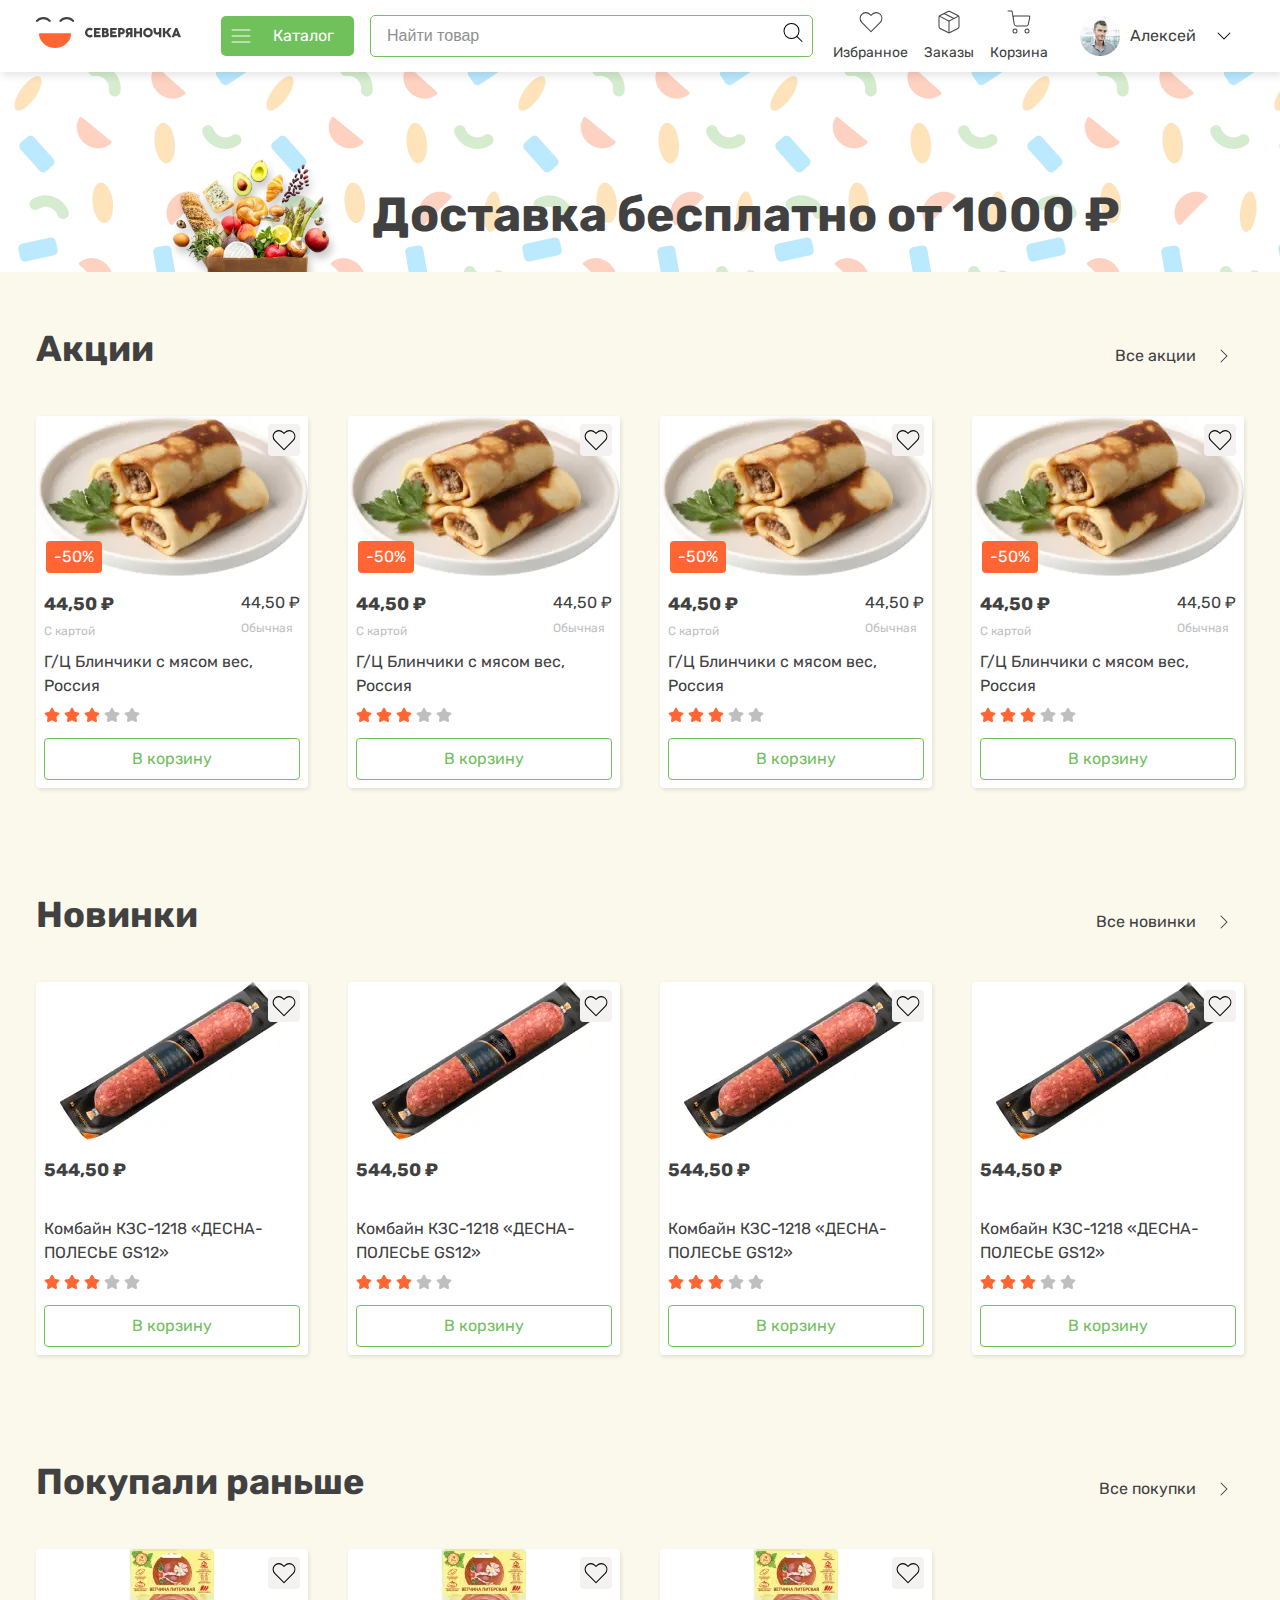
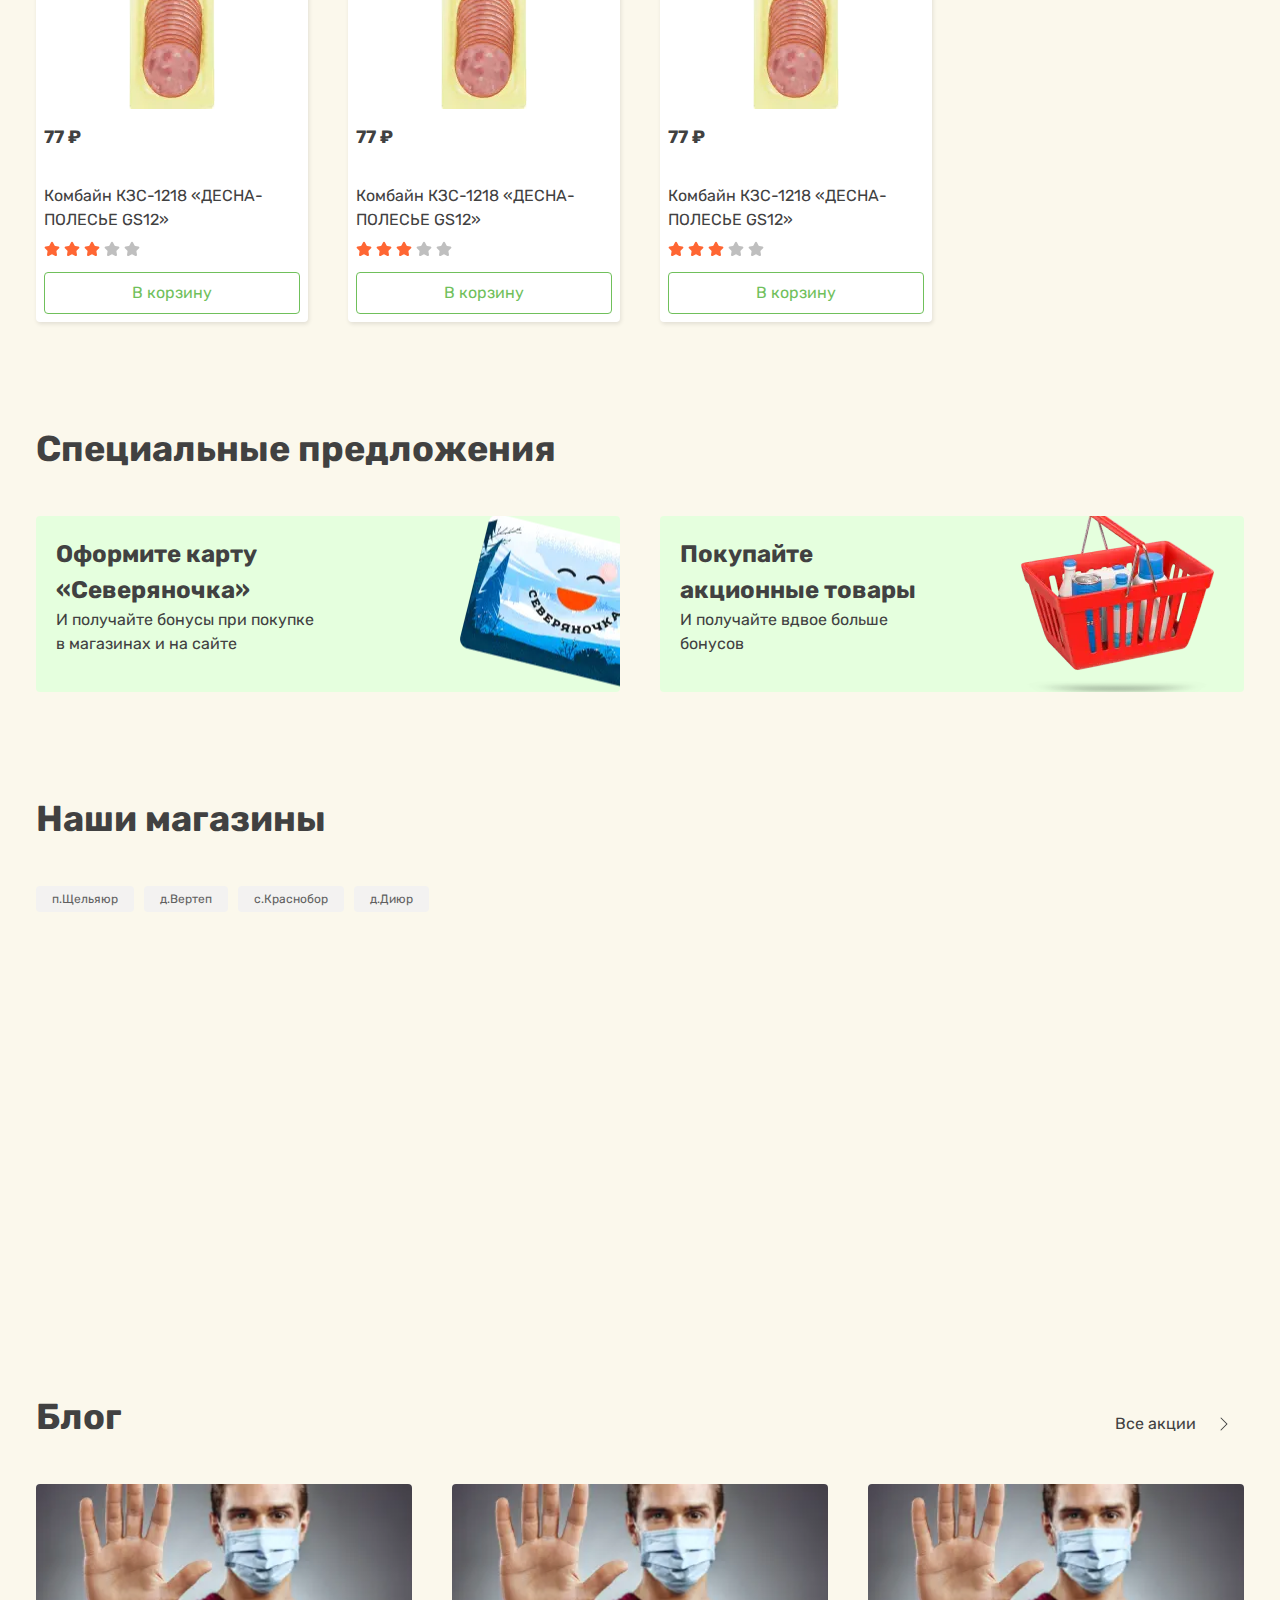
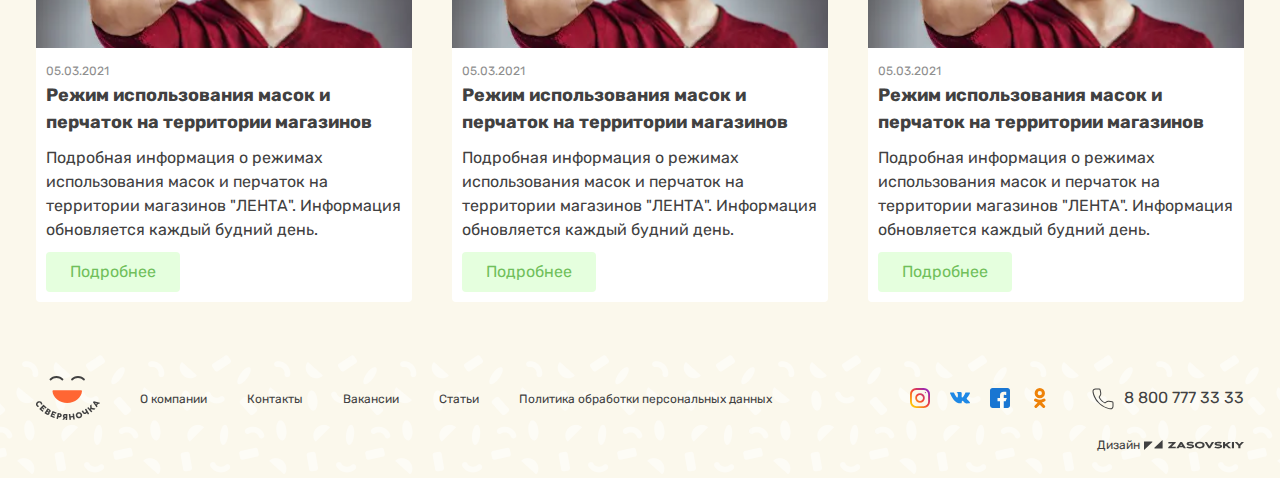
<file: index.html>
<!DOCTYPE html>
<html lang="ru">
<head>
  <meta charset="UTF-8">
<meta http-equiv="X-UA-Compatible" content="IE=edge">
<meta name="viewport" content="width=device-width, initial-scale=1.0">
<link rel="stylesheet" href="assets/css/reset.css">
<link rel="stylesheet" href="assets/css/style.css">
<link href="https://fonts.googleapis.com/css2?family=Rubik:wght@400;500;700&display=swap" rel="stylesheet">

  <script src="https://api-maps.yandex.ru/2.1/?apikey=0943d4cd-3d38-4838-b1cb-a3c22f569610&lang=ru_RU"></script>
  <title>Главная</title>
</head>
<body>
  <div class="wrapper">
    <header class="header ">
        <div class="container header__container">
            <a class="logo header__logo" href="index.html" aria-label="Логотип">
            <picture>
                <source media="(max-width: 1024.99px)" srcset="assets/images/logo-table.svg">
                <img src="assets/images/logo.svg" alt="Логотип">
            </picture>
            </a>
            <div class="menu">
            <a class="menu__btn" href="">
                <svg class='menu__btn-icon icon-box'>
                <use xlink:href='assets/images/sprite/sprite.svg#menu'></use>
                </svg>
                <span class="menu__btn-label">Каталог</span>
            </a>
            <div class="menu__list">
                <div class="container">
                    <div class="menu__inner">
                        <ul class="menu__col">
                        <li class="menu__item">
                            <a class="menu__link" href="" >Молоко, сыр, яйцо</a>
                        </li>
                        <li class="menu__item">
                            <a class="menu__link" href="" >Хлеб</a>
                        </li>
                        <li class="menu__item">
                            <a class="menu__link" href="" >Фрукты и овощи</a>
                        </li>
                        <li class="menu__item">
                            <a class="menu__link" href="" >Замороженые продукты</a>
                        </li>
                        </ul>
                        <ul class="menu__col">
                        <li class="menu__item">
                            <a class="menu__link" href="" >Наптики</a>
                        </li>
                        <li class="menu__item">
                            <a class="menu__link" href="" >Кондитерские изделия</a>
                        </li>
                        <li class="menu__item">
                            <a class="menu__link" href="" >Чай, кофе</a>
                        </li>
                        </ul>
                        <ul class="menu__col">
                        <li class="menu__item">
                            <a class="menu__link" href="" >Бакалея</a>
                        </li>
                        <li class="menu__item">
                            <a class="menu__link" href="" >Здоровые напитки</a>
                        </li>
                        <li class="menu__item">
                            <a class="menu__link" href="" >Зоотовары</a>
                        </li>
                        </ul>
                        <ul class="menu__col">
                        <li class="menu__item">
                            <a class="menu__link" href="" >Непродовольственные товары</a>
                        </li>
                        <li class="menu__item">
                            <a class="menu__link" href="" >Детское питание</a>
                        </li>
                        <li class="menu__item">
                            <a class="menu__link" href="" >Мясо, птица, колбаса</a>
                        </li>
                        </ul>
                    </div>
                </div>
            </div>
            </div>
            <div class="search">
            <div class="search__field">
                <input class="search__input" type="text" placeholder="Найти товар">
                <button class="btn-reset search__btn">
                <svg class='search__btn-icon icon-box'>
                    <use xlink:href='assets/images/sprite/sprite.svg#search'></use>
                </svg>
                </button>
            </div>
            </div>
            <nav class="header__nav header-nav">
            <ul class="header-nav__list">
                <li class="header-nav__item">
                <a class="btn-reset header-nav__link" href="category.html" >
                    <svg class="header-nav__link-icon icon-box">
                    <use xlink:href='assets/images/sprite/sprite.svg#menu'></use>
                    </svg>
                    <span class="header-nav__link-text">Каталог</span>
                </a>
                </li>
                <li class="header-nav__item">
                <a class="header-nav__link" href="favorites.html">
                    <svg class="header-nav__link-icon icon-box">
                    <use xlink:href='assets/images/sprite/sprite.svg#shape'></use>
                    </svg>
                    <span class="header-nav__link-text">Избранное</span>
                </a>
                </li>
                <li class="header-nav__item">
                <a class="header-nav__link" href="orders.html">
                    <svg class="header-nav__link-icon icon-box icon-box">
                    <use xlink:href='assets/images/sprite/sprite.svg#order'></use>
                    </svg>
                    <span class="header-nav__link-text">Заказы</span>
                </a>
                </li>
                <li class="header-nav__item">
                <a class="header-nav__link" href="basket.html">
                    <svg class="header-nav__link-icon icon-box">
                    <use xlink:href='assets/images/sprite/sprite.svg#shopping-cart'></use>
                    </svg>
                    <span class="header-nav__link-text">Корзина</span>
                </a>
                </li>
                <li class="header-nav__item">
                <a class="user-menu" href="">
                    <img class="user-menu__avatar" src="assets/images/avatar.webp" alt="Алексей">
                    <span class="user-menu__name">Алексей</span>
                    <button class="btn-reset user-menu__arrow">
                    <svg class='user-menu__arrow-icon icon-box'>
                        <use xlink:href='assets/images/sprite/sprite.svg#chevron-down'></use>
                    </svg>
                    </button>
                </a>
                </li>
            </ul>
            </nav>
        </div>
    </header>
      <main class="main">
        <section class="hero" style='background-image: url(assets/images/hero-bg.webp)'>
    <div class="container">
        <div class="hero__inner">
            <img class="hero__img" src="assets/images/hero-img.webp" alt="" >
            <h1 class="hero__title">Доставка бесплатно от 1000 ₽</h1>
        </div>
    </div>
</section>
        <section class="card-product">
    <div class="container">
        <div class="card-product__top">
            <h2 class="card-product__title title-2">Акции</h2>
            <a class="card-product__more" href="">
                <span>Все акции</span>
                <svg class='card-product__more-icon icon-box'>
                    <use xlink:href='assets/images/sprite/sprite.svg#chevron-right'></use>
                </svg>
            </a>
        </div>
        <ul class="card-product__items">
            <li class="card-product__item">
                <article class="card">
                    <div class="card__img">
                        <a class="card__img-link" href="product.html">
                            <img src="assets/images/card/01.webp" alt="Г/Ц Блинчики с мясом вес, Россия">
                        </a>
                        <a class="card__tage" href="#">-50%</a>
                        <button class="btn-reset card__like">
                            <svg class='card__like-icon icon-box'>
                                <use xlink:href='assets/images/sprite/sprite.svg#shape'></use>
                            </svg>
                        </button>
                    </div>
                    <div class="card__content">
                        <div class="card__prices">
                            <div class="card__price-box">
                                <div class="card__price card__price-cards">44,50</div>
                                <span class="card__price-descr">С картой</span>
                            </div>
                            <div class="card__price-box">
                                <div class="card__price">44,50</div>
                                <span class="card__price-descr">Обычная</span>
                            </div>
                        </div>
                        <h3 class="card__title"><a href="product.html">Г/Ц Блинчики с мясом вес, Россия</a></h3>
                       <div class="rating">
                            <ul class="rating__list">
                                <li class="rating__star">
                                    <svg class='icon-box rating__star-icon rating__star-icon-active' >
                                        <use xlink:href='assets/images/sprite/sprite.svg#star'></use>
                                    </svg>
                                </li>
                                <li class="rating__star">
                                    <svg class='icon-box rating__star-icon rating__star-icon-active' >
                                        <use xlink:href='assets/images/sprite/sprite.svg#star'></use>
                                    </svg>
                                </li>
                                <li class="rating__star">
                                    <svg class='icon-box rating__star-icon rating__star-icon-active' >
                                        <use xlink:href='assets/images/sprite/sprite.svg#star'></use>
                                    </svg>
                                </li>
                                <li class="rating__star">
                                    <svg class='icon-box rating__star-icon ' >
                                        <use xlink:href='assets/images/sprite/sprite.svg#star'></use>
                                    </svg>
                                </li>
                                <li class="rating__star">
                                    <svg class='icon-box rating__star-icon ' >
                                        <use xlink:href='assets/images/sprite/sprite.svg#star'></use>
                                    </svg>
                                </li>
                            </ul>
                        </div>
                        <button class="btn-reset card__btn">В корзину</button>
                    </div>
                </article>
            </li>
            <li class="card-product__item">
                <article class="card">
                    <div class="card__img">
                        <a class="card__img-link" href="product.html">
                            <img src="assets/images/card/01.webp" alt="Г/Ц Блинчики с мясом вес, Россия">
                        </a>
                        <a class="card__tage" href="#">-50%</a>
                        <button class="btn-reset card__like">
                            <svg class='card__like-icon icon-box'>
                                <use xlink:href='assets/images/sprite/sprite.svg#shape'></use>
                            </svg>
                        </button>
                    </div>
                    <div class="card__content">
                        <div class="card__prices">
                            <div class="card__price-box">
                                <div class="card__price card__price-cards">44,50</div>
                                <span class="card__price-descr">С картой</span>
                            </div>
                            <div class="card__price-box">
                                <div class="card__price">44,50</div>
                                <span class="card__price-descr">Обычная</span>
                            </div>
                        </div>
                       <h3 class="card__title"><a href="product.html">Г/Ц Блинчики с мясом вес, Россия</a></h3>
                       <div class="rating">
                            <ul class="rating__list">
                                <li class="rating__star">
                                    <svg class='icon-box rating__star-icon rating__star-icon-active' >
                                        <use xlink:href='assets/images/sprite/sprite.svg#star'></use>
                                    </svg>
                                </li>
                                <li class="rating__star">
                                    <svg class='icon-box rating__star-icon rating__star-icon-active' >
                                        <use xlink:href='assets/images/sprite/sprite.svg#star'></use>
                                    </svg>
                                </li>
                                <li class="rating__star">
                                    <svg class='icon-box rating__star-icon rating__star-icon-active' >
                                        <use xlink:href='assets/images/sprite/sprite.svg#star'></use>
                                    </svg>
                                </li>
                                <li class="rating__star">
                                    <svg class='icon-box rating__star-icon ' >
                                        <use xlink:href='assets/images/sprite/sprite.svg#star'></use>
                                    </svg>
                                </li>
                                <li class="rating__star">
                                    <svg class='icon-box rating__star-icon ' >
                                        <use xlink:href='assets/images/sprite/sprite.svg#star'></use>
                                    </svg>
                                </li>
                            </ul>
                        </div>
                        <button class="btn-reset card__btn">В корзину</button>
                    </div>
                </article>
            </li>
            <li class="card-product__item">
                <article class="card">
                    <div class="card__img">
                        <a class="card__img-link" href="product.html">
                            <img src="assets/images/card/01.webp" alt="Г/Ц Блинчики с мясом вес, Россия">
                        </a>
                        <a class="card__tage" href="#">-50%</a>
                        <button class="btn-reset card__like">
                            <svg class='card__like-icon icon-box'>
                                <use xlink:href='assets/images/sprite/sprite.svg#shape'></use>
                            </svg>
                        </button>
                    </div>
                    <div class="card__content">
                        <div class="card__prices">
                            <div class="card__price-box">
                                <div class="card__price card__price-cards">44,50</div>
                                <span class="card__price-descr">С картой</span>
                            </div>
                            <div class="card__price-box">
                                <div class="card__price">44,50</div>
                                <span class="card__price-descr">Обычная</span>
                            </div>
                        </div>
                       <h3 class="card__title"><a href="product.html">Г/Ц Блинчики с мясом вес, Россия</a></h3>
                       <div class="rating">
                            <ul class="rating__list">
                                <li class="rating__star">
                                    <svg class='icon-box rating__star-icon rating__star-icon-active' >
                                        <use xlink:href='assets/images/sprite/sprite.svg#star'></use>
                                    </svg>
                                </li>
                                <li class="rating__star">
                                    <svg class='icon-box rating__star-icon rating__star-icon-active' >
                                        <use xlink:href='assets/images/sprite/sprite.svg#star'></use>
                                    </svg>
                                </li>
                                <li class="rating__star">
                                    <svg class='icon-box rating__star-icon rating__star-icon-active' >
                                        <use xlink:href='assets/images/sprite/sprite.svg#star'></use>
                                    </svg>
                                </li>
                                <li class="rating__star">
                                    <svg class='icon-box rating__star-icon ' >
                                        <use xlink:href='assets/images/sprite/sprite.svg#star'></use>
                                    </svg>
                                </li>
                                <li class="rating__star">
                                    <svg class='icon-box rating__star-icon ' >
                                        <use xlink:href='assets/images/sprite/sprite.svg#star'></use>
                                    </svg>
                                </li>
                            </ul>
                        </div>
                        <button class="btn-reset card__btn">В корзину</button>
                    </div>
                </article>
            </li>
            <li class="card-product__item">
                <article class="card">
                    <div class="card__img">
                        <a class="card__img-link" href="product.html">
                            <img src="assets/images/card/01.webp" alt="Г/Ц Блинчики с мясом вес, Россия">
                        </a>
                        <a class="card__tage" href="#">-50%</a>
                        <button class="btn-reset card__like">
                            <svg class='card__like-icon icon-box'>
                                <use xlink:href='assets/images/sprite/sprite.svg#shape'></use>
                            </svg>
                        </button>
                    </div>
                    <div class="card__content">
                        <div class="card__prices">
                            <div class="card__price-box">
                                <div class="card__price card__price-cards">44,50</div>
                                <span class="card__price-descr">С картой</span>
                            </div>
                            <div class="card__price-box">
                                <div class="card__price">44,50</div>
                                <span class="card__price-descr">Обычная</span>
                            </div>
                        </div>
                       <h3 class="card__title"><a href="product.html">Г/Ц Блинчики с мясом вес, Россия</a></h3>
                       <div class="rating">
                            <ul class="rating__list">
                                <li class="rating__star">
                                    <svg class='icon-box rating__star-icon rating__star-icon-active' >
                                        <use xlink:href='assets/images/sprite/sprite.svg#star'></use>
                                    </svg>
                                </li>
                                <li class="rating__star">
                                    <svg class='icon-box rating__star-icon rating__star-icon-active' >
                                        <use xlink:href='assets/images/sprite/sprite.svg#star'></use>
                                    </svg>
                                </li>
                                <li class="rating__star">
                                    <svg class='icon-box rating__star-icon rating__star-icon-active' >
                                        <use xlink:href='assets/images/sprite/sprite.svg#star'></use>
                                    </svg>
                                </li>
                                <li class="rating__star">
                                    <svg class='icon-box rating__star-icon ' >
                                        <use xlink:href='assets/images/sprite/sprite.svg#star'></use>
                                    </svg>
                                </li>
                                <li class="rating__star">
                                    <svg class='icon-box rating__star-icon ' >
                                        <use xlink:href='assets/images/sprite/sprite.svg#star'></use>
                                    </svg>
                                </li>
                            </ul>
                        </div>
                        <button class="btn-reset card__btn">В корзину</button>
                    </div>
                </article>
            </li>
        </ul>
    </div>
</section><!-- Акции -->
<section class="card-product">
    <div class="container">
        <div class="card-product__top">
            <h2 class="card-product__title title-2">Новинки</h2>
            <a class="card-product__more" href="">
                <span>Все новинки</span>
                <svg class='card-product__more-icon icon-box'>
                    <use xlink:href='assets/images/sprite/sprite.svg#chevron-right'></use>
                </svg>
            </a>
        </div>
        <ul class="card-product__items">
            <li class="card-product__item">
                <article class="card">
                    <div class="card__img">
                        <a class="card__img-link" href="#">
                            <img src="assets/images/card/02.webp" alt="Комбайн КЗС-1218 «ДЕСНА-ПОЛЕСЬЕ GS12»">
                        </a>
                        <button class="btn-reset card__like">
                            <svg class='card__like-icon icon-box'>
                                <use xlink:href='assets/images/sprite/sprite.svg#shape'></use>
                            </svg>
                        </button>
                    </div>
                    <div class="card__content">
                        <div class="card__prices card__prices-mb">
                            <div class="card__price-box">
                                <div class="card__price card__price-cards">544,50</div>
                            </div>
                        </div>
                       <h3 class="card__title"><a href="product.html">Комбайн КЗС-1218 «ДЕСНА-ПОЛЕСЬЕ GS12»</a></h3>
                        <div class="rating">
                            <ul class="rating__list">
                                <li class="rating__star">
                                    <svg class='icon-box rating__star-icon rating__star-icon-active' >
                                        <use xlink:href='assets/images/sprite/sprite.svg#star'></use>
                                    </svg>
                                </li>
                                <li class="rating__star">
                                    <svg class='icon-box rating__star-icon rating__star-icon-active' >
                                        <use xlink:href='assets/images/sprite/sprite.svg#star'></use>
                                    </svg>
                                </li>
                                <li class="rating__star">
                                    <svg class='icon-box rating__star-icon rating__star-icon-active' >
                                        <use xlink:href='assets/images/sprite/sprite.svg#star'></use>
                                    </svg>
                                </li>
                                <li class="rating__star">
                                    <svg class='icon-box rating__star-icon ' >
                                        <use xlink:href='assets/images/sprite/sprite.svg#star'></use>
                                    </svg>
                                </li>
                                <li class="rating__star">
                                    <svg class='icon-box rating__star-icon ' >
                                        <use xlink:href='assets/images/sprite/sprite.svg#star'></use>
                                    </svg>
                                </li>
                            </ul>
                        </div>
                        <button class="btn-reset card__btn">В корзину</button>
                    </div>
                </article>
            </li>
            <li class="card-product__item">
                <article class="card">
                    <div class="card__img">
                        <a class="card__img-link" href="#">
                            <img src="assets/images/card/02.webp" alt="Комбайн КЗС-1218 «ДЕСНА-ПОЛЕСЬЕ GS12»">
                        </a>
                        <button class="btn-reset card__like">
                            <svg class='card__like-icon icon-box'>
                                <use xlink:href='assets/images/sprite/sprite.svg#shape'></use>
                            </svg>
                        </button>
                    </div>
                    <div class="card__content">
                        <div class="card__prices card__prices-mb">
                            <div class="card__price-box">
                                <div class="card__price card__price-cards">544,50</div>
                            </div>
                        </div>
                       <h3 class="card__title"><a href="product.html">Комбайн КЗС-1218 «ДЕСНА-ПОЛЕСЬЕ GS12»</a></h3>
                        <div class="rating">
                            <ul class="rating__list">
                                <li class="rating__star">
                                    <svg class='icon-box rating__star-icon rating__star-icon-active' >
                                        <use xlink:href='assets/images/sprite/sprite.svg#star'></use>
                                    </svg>
                                </li>
                                <li class="rating__star">
                                    <svg class='icon-box rating__star-icon rating__star-icon-active' >
                                        <use xlink:href='assets/images/sprite/sprite.svg#star'></use>
                                    </svg>
                                </li>
                                <li class="rating__star">
                                    <svg class='icon-box rating__star-icon rating__star-icon-active' >
                                        <use xlink:href='assets/images/sprite/sprite.svg#star'></use>
                                    </svg>
                                </li>
                                <li class="rating__star">
                                    <svg class='icon-box rating__star-icon ' >
                                        <use xlink:href='assets/images/sprite/sprite.svg#star'></use>
                                    </svg>
                                </li>
                                <li class="rating__star">
                                    <svg class='icon-box rating__star-icon ' >
                                        <use xlink:href='assets/images/sprite/sprite.svg#star'></use>
                                    </svg>
                                </li>
                            </ul>
                        </div>
                        <button class="btn-reset card__btn">В корзину</button>
                    </div>
                </article>
            </li>
            <li class="card-product__item">
                <article class="card">
                    <div class="card__img">
                        <a class="card__img-link" href="#">
                            <img src="assets/images/card/02.webp" alt="Комбайн КЗС-1218 «ДЕСНА-ПОЛЕСЬЕ GS12»">
                        </a>
                        <button class="btn-reset card__like">
                            <svg class='card__like-icon icon-box'>
                                <use xlink:href='assets/images/sprite/sprite.svg#shape'></use>
                            </svg>
                        </button>
                    </div>
                    <div class="card__content">
                        <div class="card__prices card__prices-mb">
                            <div class="card__price-box">
                                <div class="card__price card__price-cards">544,50</div>
                            </div>
                        </div>
                       <h3 class="card__title"><a href="product.html">Комбайн КЗС-1218 «ДЕСНА-ПОЛЕСЬЕ GS12»</a></h3>
                        <div class="rating">
                            <ul class="rating__list">
                                <li class="rating__star">
                                    <svg class='icon-box rating__star-icon rating__star-icon-active' >
                                        <use xlink:href='assets/images/sprite/sprite.svg#star'></use>
                                    </svg>
                                </li>
                                <li class="rating__star">
                                    <svg class='icon-box rating__star-icon rating__star-icon-active' >
                                        <use xlink:href='assets/images/sprite/sprite.svg#star'></use>
                                    </svg>
                                </li>
                                <li class="rating__star">
                                    <svg class='icon-box rating__star-icon rating__star-icon-active' >
                                        <use xlink:href='assets/images/sprite/sprite.svg#star'></use>
                                    </svg>
                                </li>
                                <li class="rating__star">
                                    <svg class='icon-box rating__star-icon ' >
                                        <use xlink:href='assets/images/sprite/sprite.svg#star'></use>
                                    </svg>
                                </li>
                                <li class="rating__star">
                                    <svg class='icon-box rating__star-icon ' >
                                        <use xlink:href='assets/images/sprite/sprite.svg#star'></use>
                                    </svg>
                                </li>
                            </ul>
                        </div>
                        <button class="btn-reset card__btn">В корзину</button>
                    </div>
                </article>
            </li>
            <li class="card-product__item">
                <article class="card">
                    <div class="card__img">
                        <a class="card__img-link" href="#">
                            <img src="assets/images/card/02.webp" alt="Комбайн КЗС-1218 «ДЕСНА-ПОЛЕСЬЕ GS12»">
                        </a>
                        <button class="btn-reset card__like">
                            <svg class='card__like-icon icon-box'>
                                <use xlink:href='assets/images/sprite/sprite.svg#shape'></use>
                            </svg>
                        </button>
                    </div>
                    <div class="card__content">
                        <div class="card__prices card__prices-mb">
                            <div class="card__price-box">
                                <div class="card__price card__price-cards">544,50</div>
                            </div>
                        </div>
                       <h3 class="card__title"><a href="product.html">Комбайн КЗС-1218 «ДЕСНА-ПОЛЕСЬЕ GS12»</a></h3>
                        <div class="rating">
                            <ul class="rating__list">
                                <li class="rating__star">
                                    <svg class='icon-box rating__star-icon rating__star-icon-active' >
                                        <use xlink:href='assets/images/sprite/sprite.svg#star'></use>
                                    </svg>
                                </li>
                                <li class="rating__star">
                                    <svg class='icon-box rating__star-icon rating__star-icon-active' >
                                        <use xlink:href='assets/images/sprite/sprite.svg#star'></use>
                                    </svg>
                                </li>
                                <li class="rating__star">
                                    <svg class='icon-box rating__star-icon rating__star-icon-active' >
                                        <use xlink:href='assets/images/sprite/sprite.svg#star'></use>
                                    </svg>
                                </li>
                                <li class="rating__star">
                                    <svg class='icon-box rating__star-icon ' >
                                        <use xlink:href='assets/images/sprite/sprite.svg#star'></use>
                                    </svg>
                                </li>
                                <li class="rating__star">
                                    <svg class='icon-box rating__star-icon ' >
                                        <use xlink:href='assets/images/sprite/sprite.svg#star'></use>
                                    </svg>
                                </li>
                            </ul>
                        </div>
                        <button class="btn-reset card__btn">В корзину</button>
                    </div>
                </article>
            </li>
        </ul>
    </div>
</section><!-- новики -->
<section class="card-product">
    <div class="container">
        <div class="card-product__top">
            <h2 class="card-product__title title-2">Покупали раньше</h2>
            <a class="card-product__more" href="">
                <span>Все покупки</span>
                <svg class='card-product__more-icon icon-box'>
                    <use xlink:href='assets/images/sprite/sprite.svg#chevron-right'></use>
                </svg>
            </a>
        </div>
        <ul class="card-product__items">
            <li class="card-product__item">
                <article class="card">
                    <div class="card__img">
                        <a class="card__img-link" href="#">
                            <img src="assets/images/card/03.webp" alt="Комбайн КЗС-1218 «ДЕСНА-ПОЛЕСЬЕ GS12»">
                        </a>
                        <button class="btn-reset card__like">
                            <svg class='card__like-icon icon-box'>
                                <use xlink:href='assets/images/sprite/sprite.svg#shape'></use>
                            </svg>
                        </button>
                    </div>
                    <div class="card__content">
                        <div class="card__prices card__prices-mb">
                            <div class="card__price-box">
                                <div class="card__price card__price-cards">77</div>
                            </div>
                        </div>
                       <h3 class="card__title"><a href="product.html">Комбайн КЗС-1218 «ДЕСНА-ПОЛЕСЬЕ GS12»</a></h3>
                        <div class="rating">
                            <ul class="rating__list">
                                <li class="rating__star">
                                    <svg class='icon-box rating__star-icon rating__star-icon-active' >
                                        <use xlink:href='assets/images/sprite/sprite.svg#star'></use>
                                    </svg>
                                </li>
                                <li class="rating__star">
                                    <svg class='icon-box rating__star-icon rating__star-icon-active' >
                                        <use xlink:href='assets/images/sprite/sprite.svg#star'></use>
                                    </svg>
                                </li>
                                <li class="rating__star">
                                    <svg class='icon-box rating__star-icon rating__star-icon-active' >
                                        <use xlink:href='assets/images/sprite/sprite.svg#star'></use>
                                    </svg>
                                </li>
                                <li class="rating__star">
                                    <svg class='icon-box rating__star-icon ' >
                                        <use xlink:href='assets/images/sprite/sprite.svg#star'></use>
                                    </svg>
                                </li>
                                <li class="rating__star">
                                    <svg class='icon-box rating__star-icon ' >
                                        <use xlink:href='assets/images/sprite/sprite.svg#star'></use>
                                    </svg>
                                </li>
                            </ul>
                        </div>
                        <button class="btn-reset card__btn">В корзину</button>
                    </div>
                </article>
            </li>
            <li class="card-product__item">
                <article class="card">
                    <div class="card__img">
                        <a class="card__img-link" href="#">
                            <img src="assets/images/card/03.webp" alt="Комбайн КЗС-1218 «ДЕСНА-ПОЛЕСЬЕ GS12»">
                        </a>
                        <button class="btn-reset card__like">
                            <svg class='card__like-icon icon-box'>
                                <use xlink:href='assets/images/sprite/sprite.svg#shape'></use>
                            </svg>
                        </button>
                    </div>
                    <div class="card__content">
                        <div class="card__prices card__prices-mb">
                            <div class="card__price-box">
                                <div class="card__price card__price-cards">77</div>
                            </div>
                        </div>
                       <h3 class="card__title"><a href="product.html">Комбайн КЗС-1218 «ДЕСНА-ПОЛЕСЬЕ GS12»</a></h3>
                        <div class="rating">
                            <ul class="rating__list">
                                <li class="rating__star">
                                    <svg class='icon-box rating__star-icon rating__star-icon-active' >
                                        <use xlink:href='assets/images/sprite/sprite.svg#star'></use>
                                    </svg>
                                </li>
                                <li class="rating__star">
                                    <svg class='icon-box rating__star-icon rating__star-icon-active' >
                                        <use xlink:href='assets/images/sprite/sprite.svg#star'></use>
                                    </svg>
                                </li>
                                <li class="rating__star">
                                    <svg class='icon-box rating__star-icon rating__star-icon-active' >
                                        <use xlink:href='assets/images/sprite/sprite.svg#star'></use>
                                    </svg>
                                </li>
                                <li class="rating__star">
                                    <svg class='icon-box rating__star-icon ' >
                                        <use xlink:href='assets/images/sprite/sprite.svg#star'></use>
                                    </svg>
                                </li>
                                <li class="rating__star">
                                    <svg class='icon-box rating__star-icon ' >
                                        <use xlink:href='assets/images/sprite/sprite.svg#star'></use>
                                    </svg>
                                </li>
                            </ul>
                        </div>
                        <button class="btn-reset card__btn">В корзину</button>
                    </div>
                </article>
            </li>
            <li class="card-product__item">
                <article class="card">
                    <div class="card__img">
                        <a class="card__img-link" href="#">
                            <img src="assets/images/card/03.webp" alt="Комбайн КЗС-1218 «ДЕСНА-ПОЛЕСЬЕ GS12»">
                        </a>
                        <button class="btn-reset card__like">
                            <svg class='card__like-icon icon-box'>
                                <use xlink:href='assets/images/sprite/sprite.svg#shape'></use>
                            </svg>
                        </button>
                    </div>
                    <div class="card__content">
                        <div class="card__prices card__prices-mb">
                            <div class="card__price-box">
                                <div class="card__price card__price-cards">77</div>
                            </div>
                        </div>
                       <h3 class="card__title"><a href="product.html">Комбайн КЗС-1218 «ДЕСНА-ПОЛЕСЬЕ GS12»</a></h3>
                        <div class="rating">
                            <ul class="rating__list">
                                <li class="rating__star">
                                    <svg class='icon-box rating__star-icon rating__star-icon-active' >
                                        <use xlink:href='assets/images/sprite/sprite.svg#star'></use>
                                    </svg>
                                </li>
                                <li class="rating__star">
                                    <svg class='icon-box rating__star-icon rating__star-icon-active' >
                                        <use xlink:href='assets/images/sprite/sprite.svg#star'></use>
                                    </svg>
                                </li>
                                <li class="rating__star">
                                    <svg class='icon-box rating__star-icon rating__star-icon-active' >
                                        <use xlink:href='assets/images/sprite/sprite.svg#star'></use>
                                    </svg>
                                </li>
                                <li class="rating__star">
                                    <svg class='icon-box rating__star-icon ' >
                                        <use xlink:href='assets/images/sprite/sprite.svg#star'></use>
                                    </svg>
                                </li>
                                <li class="rating__star">
                                    <svg class='icon-box rating__star-icon ' >
                                        <use xlink:href='assets/images/sprite/sprite.svg#star'></use>
                                    </svg>
                                </li>
                            </ul>
                        </div>
                        <button class="btn-reset card__btn">В корзину</button>
                    </div>
                </article>
            </li>
        </ul>
    </div>
</section><!-- Покупали раньше -->


        <section class="offer">
    <div class="container">
        <h2 class="offer__title title-2">Специальные предложения</h2>
        <ul class="offer__items">
            <li class="offer__item">
                <a class="offer-card offer-card--cards" href="">
                    <div class="offer-card__content">
                        <h3 class="offer-card__title">Оформите карту «Северяночка»</h3>
                        <div class="offer-card__descr">И получайте бонусы при покупке в магазинах и на сайте</div>
                    </div>
                    <img class="offer-card__img" src="assets/images/offer-1.webp" alt="">
                </a>
            </li>
            <li class="offer__item">
                <a class="offer-card offer-card--basket" href="">
                    <div class="offer-card__content">
                        <h3 class="offer-card__title">Покупайте акционные товары</h3>
                        <div class="offer-card__descr">И получайте вдвое больше бонусов</div>
                    </div>
                    <img class="offer-card__img" src="assets/images/offer-2.webp" alt="">
                </a>
            </li>
        </ul>
    </div>
</section>
        <!-- Наши магазины -->
<section class="our-stores">
    <div class="container">
        <h2 class="our-stores__title title-2">Наши магазины</h2>
        <ul class="our-stores__tags">
            <li class="our-stores__tags-item">
                <button class="btn-reset our-stores__tag" data-met="[65.324683, 53.413952]">п.Щельяюр</button>
            </li>
            <li class="our-stores__tags-item">
                <button class="btn-reset our-stores__tag" data-met="[65.295411, 53.194647]">д.Вертеп</button>
            </li>
            <li class="our-stores__tags-item">
                <button class="btn-reset our-stores__tag" data-met="[65.295280, 53.277542]">с.Краснобор</button>
            </li>
            <li class="our-stores__tags-item">
                <button class="btn-reset our-stores__tag" data-met="[65.275735, 53.366118]">д.Диюр</button>
            </li>
        </ul>
        <div class="our-stores__map" id="map">
        </div>
    </div>
</section>
        <section class="blog">
    <div class="container">
        <div class="blog__top">
            <h2 class="blog__title title-2">Блог</h2>
            <a class="blog__more" href="">
                <span>Все акции</span>
                <svg class='blog__more-icon icon-box'>
                    <use xlink:href='assets/images/sprite/sprite.svg#chevron-right'></use>
                </svg>
            </a>
        </div>
        <ul class="blog__items">
            <li class="blog__item">
                <article class="blog-post">
                    <img class="blog-post__img" src="assets/images/blog/01.webp" alt="Режим использования масок и перчаток на территории магазинов">
                    <div class="blog-post__content">
                        <span class="blog-post__date">05.03.2021</span>
                        <h3 class="blog-post__title">Режим использования масок и перчаток на территории магазинов</h3>
                        <p class="blog-post__descr">Подробная информация о режимах использования масок и перчаток на территории магазинов "ЛЕНТА". Информация обновляется каждый будний день.</p>
                        <a class="blog-post__more" href="">Подробнее</a>
                    </div>
                </article>
            </li>
            <li class="blog__item">
                <article class="blog-post">
                    <img class="blog-post__img" src="assets/images/blog/01.webp" alt="Режим использования масок и перчаток на территории магазинов">
                    <div class="blog-post__content">
                        <span class="blog-post__date">05.03.2021</span>
                        <h3 class="blog-post__title">Режим использования масок и перчаток на территории магазинов</h3>
                        <p class="blog-post__descr">Подробная информация о режимах использования масок и перчаток на территории магазинов "ЛЕНТА". Информация обновляется каждый будний день.</p>
                        <a class="blog-post__more" href="">Подробнее</a>
                    </div>
                </article>
            </li>
            <li class="blog__item">
                <article class="blog-post">
                    <img class="blog-post__img" src="assets/images/blog/01.webp" alt="Режим использования масок и перчаток на территории магазинов">
                    <div class="blog-post__content">
                        <span class="blog-post__date">05.03.2021</span>
                        <h3 class="blog-post__title">Режим использования масок и перчаток на территории магазинов</h3>
                        <p class="blog-post__descr">Подробная информация о режимах использования масок и перчаток на территории магазинов "ЛЕНТА". Информация обновляется каждый будний день.</p>
                        <a class="blog-post__more" href="">Подробнее</a>
                    </div>
                </article>
            </li>
        </ul>
    </div>
</section>
      </main>
    <footer class="footer">
  <div class="container">
    <div class="footer__top">
      <img src="assets/images/footer-logo.svg" alt="Логотип">
      <nav class="footer-nav">
        <ul class="footer-nav__list">
            <li class="footer-nav__item">
              <a class="footer-nav__link" href="about-us.html">О компании</a>
            </li>
            <li class="footer-nav__item">
              <a class="footer-nav__link" href="contact.html">Контакты</a>
            </li>
            <li class="footer-nav__item">
              <a class="footer-nav__link" href="vacansy.html">Вакансии</a>
            </li>
            <li class="footer-nav__item">
              <a class="footer-nav__link" href="#">Статьи</a>
            </li>
            <li class="footer-nav__item">
              <a class="footer-nav__link" href="#">Политика обработки персональных данных</a>
            </li>
          </ul>
      </nav>
      <ul class="footer__social social">
        <li class="social__item">
          <a class="social__link" href="#">
            <img src="assets/images/instagram.svg" alt="instagram">
          </a>
        </li>
        <li class="social__item">
          <a class="social__link" href="#">
            <img src="assets/images/vk.svg" alt="vkontacte">
          </a>
        </li>
        <li class="social__item">
          <a class="social__link" href="#">
            <img src="assets/images/facebook.svg" alt="facebook">
          </a>
        </li>
        <li class="social__item">
          <a class="social__link" href="#">
            <img src="assets/images/ok.svg" alt="ok">
          </a>
        </li>
      </ul>
      <a class="footer__tel" href="#">
        <svg class='footer__tel-icon icon-box'>
          <use xlink:href='assets/images/sprite/sprite.svg#phone'></use>
        </svg>
        <span>8 800 777 33 33</span>
      </a>
    </div>
    <div class="footer__bottom">
      <div class="footer__dezing">
        <span>Дизайн</span>
        <svg class='footer__dezing-icon'>
          <use xlink:href='assets/images/sprite/sprite.svg#logo-zasovkiy'></use>
        </svg>
      </div>
    </div>
  </div>
</footer>
  </div>
  
<script src="assets/js/main.js"></script>

</body>
</html>
</file>
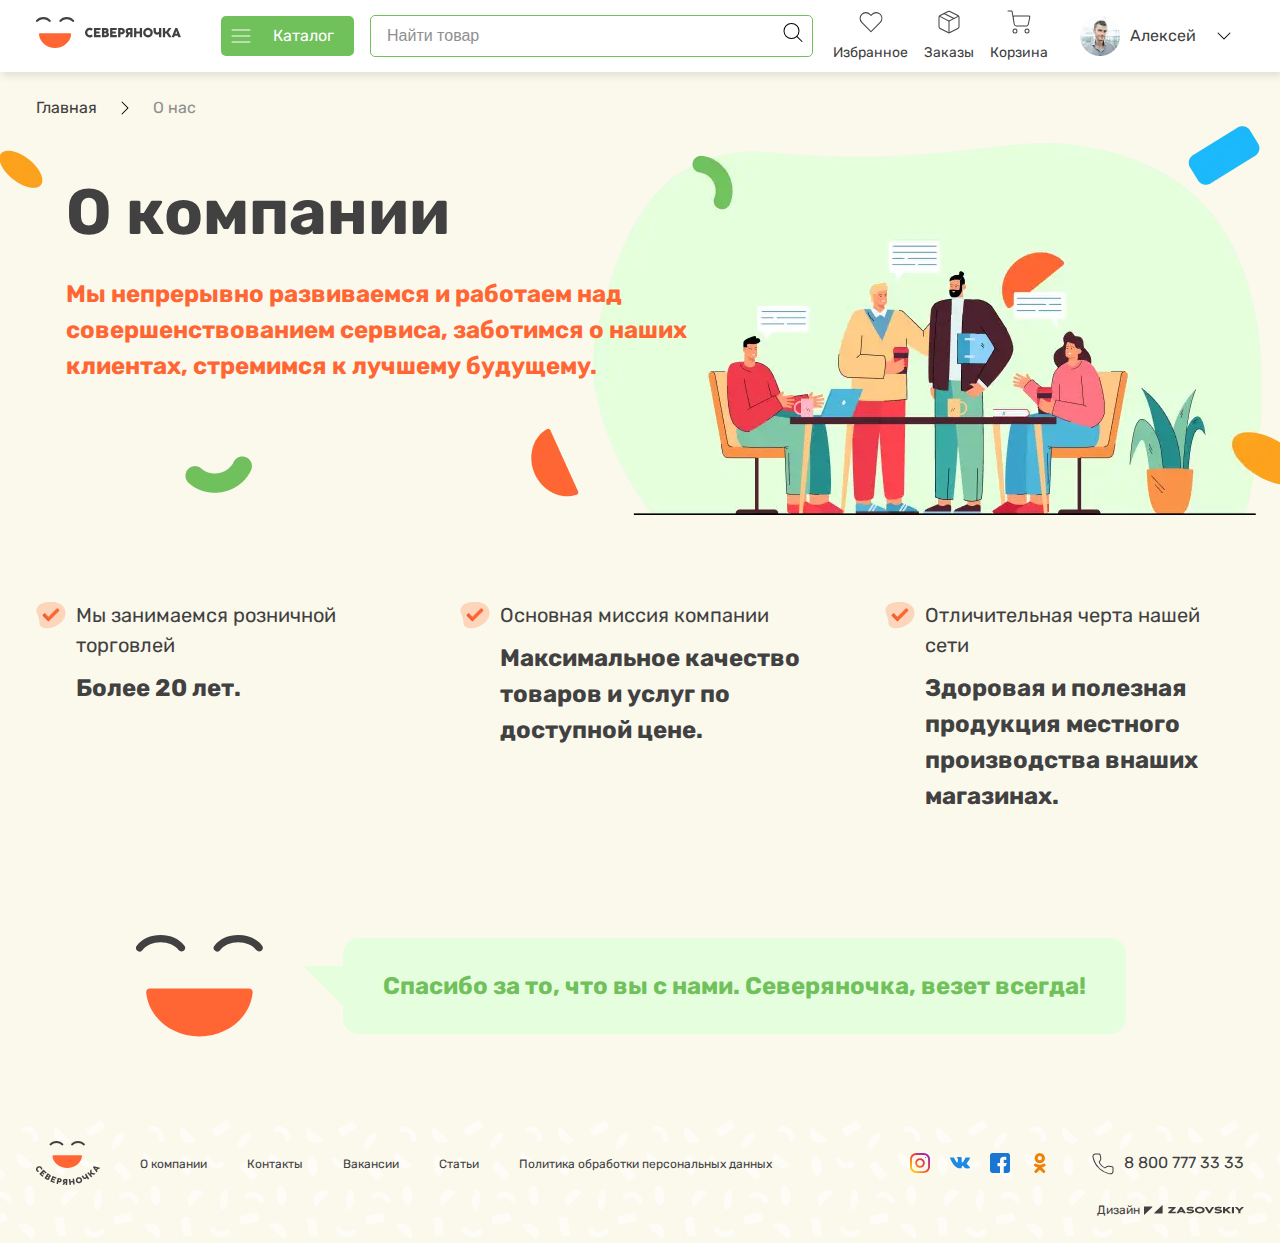
<file: about-us.html>
<!DOCTYPE html>
<html lang="ru">
<head>
  <meta charset="UTF-8">
<meta http-equiv="X-UA-Compatible" content="IE=edge">
<meta name="viewport" content="width=device-width, initial-scale=1.0">
<link rel="stylesheet" href="assets/css/reset.css">
<link rel="stylesheet" href="assets/css/style.css">
<link href="https://fonts.googleapis.com/css2?family=Rubik:wght@400;500;700&display=swap" rel="stylesheet">

  <title>О нас</title>
</head>
<body>
  <div class="wrapper">
    <header class="header ">
  <div class="container header__container">
    <a class="logo header__logo" href="index.html" aria-label="Логотип">
      <picture>
        <source media="(max-width: 1024.99px)" srcset="assets/images/logo-table.svg">
        <img src="assets/images/logo.svg" alt="Логотип">
      </picture>
    </a>
    <div class="menu">
      <a class="menu__btn" href="category.html">
        <svg class='menu__btn-icon icon-box'>
          <use xlink:href='assets/images/sprite/sprite.svg#menu'></use>
        </svg>
        <span class="menu__btn-label">Каталог</span>
      </a>
      <div class="menu__list">
        <div class="container">
          <div class="menu__inner">
            <ul class="menu__col">
              <li class="menu__item">
                <a class="menu__link" href="" >Молоко, сыр, яйцо</a>
              </li>
              <li class="menu__item">
                <a class="menu__link" href="" >Хлеб</a>
              </li>
              <li class="menu__item">
                <a class="menu__link" href="" >Фрукты и овощи</a>
              </li>
              <li class="menu__item">
                <a class="menu__link" href="" >Замороженые продукты</a>
              </li>
            </ul>
            <ul class="menu__col">
              <li class="menu__item">
                <a class="menu__link" href="" >Наптики</a>
              </li>
              <li class="menu__item">
                <a class="menu__link" href="" >Кондитерские изделия</a>
              </li>
              <li class="menu__item">
                <a class="menu__link" href="" >Чай, кофе</a>
              </li>
            </ul>
            <ul class="menu__col">
              <li class="menu__item">
                <a class="menu__link" href="" >Бакалея</a>
              </li>
              <li class="menu__item">
                <a class="menu__link" href="" >Здоровые напитки</a>
              </li>
              <li class="menu__item">
                <a class="menu__link" href="" >Зоотовары</a>
              </li>
            </ul>
            <ul class="menu__col">
              <li class="menu__item">
                <a class="menu__link" href="" >Непродовольственные товары</a>
              </li>
              <li class="menu__item">
                <a class="menu__link" href="" >Детское питание</a>
              </li>
              <li class="menu__item">
                <a class="menu__link" href="" >Мясо, птица, колбаса</a>
              </li>
            </ul>
          </div>
        </div>
      </div>
    </div>
    <div class="search">
      <div class="search__field">
        <input class="search__input" type="text" placeholder="Найти товар">
        <button class="btn-reset search__btn">
          <svg class='search__btn-icon icon-box'>
            <use xlink:href='assets/images/sprite/sprite.svg#search'></use>
          </svg>
        </button>
      </div>
    </div>
    <nav class="header__nav header-nav">
      <ul class="header-nav__list">
        <li class="header-nav__item">
          <a class="btn-reset header-nav__link" href="" >
            <svg class="header-nav__link-icon icon-box">
              <use xlink:href='assets/images/sprite/sprite.svg#menu'></use>
            </svg>
            <span class="header-nav__link-text">Каталог</span>
          </a>
        </li>
        <li class="header-nav__item">
          <a class="header-nav__link" href="favorites.html">
            <svg class="header-nav__link-icon icon-box">
              <use xlink:href='assets/images/sprite/sprite.svg#shape'></use>
            </svg>
            <span class="header-nav__link-text">Избранное</span>
          </a>
        </li>
        <li class="header-nav__item">
          <a class="header-nav__link" href="orders.html">
            <svg class="header-nav__link-icon icon-box icon-box">
              <use xlink:href='assets/images/sprite/sprite.svg#order'></use>
            </svg>
            <span class="header-nav__link-text">Заказы</span>
          </a>
        </li>
        <li class="header-nav__item">
          <a class="header-nav__link" href="basket.html">
            <svg class="header-nav__link-icon icon-box">
              <use xlink:href='assets/images/sprite/sprite.svg#shopping-cart'></use>
            </svg>
            <span class="header-nav__link-text">Корзина</span>
          </a>
        </li>
        <li class="header-nav__item">
          <a class="user-menu" href="">
            <img class="user-menu__avatar" src="assets/images/avatar.webp" alt="Алексей">
            <span class="user-menu__name">Алексей</span>
            <button class="btn-reset user-menu__arrow">
              <svg class='user-menu__arrow-icon icon-box'>
                <use xlink:href='assets/images/sprite/sprite.svg#chevron-down'></use>
              </svg>
            </button>
          </a>
        </li>
      </ul>
    </nav>
  </div>
</header>
    <main class="main">
        <section class="about-us">
            <div class="container">
                <ul class="breadcrambs">
                    <li>
                        <a href="">Главная</a>
                        <svg class='icon-box'>
                            <use xlink:href='assets/images/sprite/sprite.svg#chevron-right'></use>
                        </svg>
                    </li>
                     <li>
                        <a>О нас</a>
                    </li>
                </ul>
                <div class="about-us__inner">
                    <h1 class="about-us__title title-1">О компании</h1>
                    <h2 class="about-us__subtitle">Мы непрерывно развиваемся и работаем над совершенствованием сервиса, заботимся о наших клиентах, стремимся к лучшему будущему.</h2>
                </div>
            </div>
        </section>
        <section class="benefits">
            <div class="container">
                <ul class="benefits__items">
                    <li class="benefits__col">
                        <div class="benefits__item item-benefits">
                            <img class="item-benefits__icon" src="assets/images/check.svg" alt="">
                            <div class="item-benefits__content">
                                <div class="item-benefits__descr">Мы занимаемся розничной торговлей</div>
                                <h3 class="item-benefits__title">Более 20 лет.</h3>
                            </div>
                        </div>
                    </li>
                    <li class="benefits__col">
                        <div class="benefits__item item-benefits">
                            <img class="item-benefits__icon" src="assets/images/check.svg" alt="">
                            <div class="item-benefits__content">
                                <div class="item-benefits__descr">Основная миссия компании</div>
                                <h3 class="item-benefits__title">Максимальное качество товаров и услуг по доступной цене.</h3>
                            </div>
                        </div>
                    </li>
                    <li class="benefits__col">
                        <div class="benefits__item item-benefits">
                            <img class="item-benefits__icon" src="assets/images/check.svg" alt="">
                            <div class="item-benefits__content">
                                <div class="item-benefits__descr">Отличительная черта нашей сети</div>
                                <h3 class="item-benefits__title">Здоровая и полезная продукция местного производства внаших магазинах.</h3>
                            </div>
                        </div>
                    </li>
                </ul>
            </div>
        </section>
        <div class="thanks">
            <div class="container">
                <div class="thanks__inner">
                    <img class="thanks__img" src="./assets/images/logo-big.svg" alt="">
                    <div class="thanks__text">Спасибо за то, что вы с нами. Северяночка, везет всегда!</div>
                </div>
            </div>
        </div>
    </main>
    <footer class="footer">
  <div class="container">
    <div class="footer__top">
      <img src="assets/images/footer-logo.svg" alt="Логотип">
      <nav class="footer-nav">
        <ul class="footer-nav__list">
          <li class="footer-nav__item">
            <a class="footer-nav__link" href="about-us.html">О компании</a>
          </li>
          <li class="footer-nav__item">
            <a class="footer-nav__link" href="contact.html">Контакты</a>
          </li>
          <li class="footer-nav__item">
            <a class="footer-nav__link" href="vacansy.html">Вакансии</a>
          </li>
          <li class="footer-nav__item">
            <a class="footer-nav__link" href="#">Статьи</a>
          </li>
          <li class="footer-nav__item">
            <a class="footer-nav__link" href="#">Политика обработки персональных данных</a>
          </li>
        </ul>
      </nav>
      <ul class="footer__social social">
        <li class="social__item">
          <a class="social__link" href="#">
            <img src="assets/images/instagram.svg" alt="instagram">
          </a>
        </li>
        <li class="social__item">
          <a class="social__link" href="#">
            <img src="assets/images/vk.svg" alt="vkontacte">
          </a>
        </li>
        <li class="social__item">
          <a class="social__link" href="#">
            <img src="assets/images/facebook.svg" alt="facebook">
          </a>
        </li>
        <li class="social__item">
          <a class="social__link" href="#">
            <img src="assets/images/ok.svg" alt="ok">
          </a>
        </li>
      </ul>
      <a class="footer__tel" href="#">
        <svg class='footer__tel-icon icon-box'>
          <use xlink:href='assets/images/sprite/sprite.svg#phone'></use>
        </svg>
        <span>8 800 777 33 33</span>
      </a>
    </div>
    <div class="footer__bottom">
      <div class="footer__dezing">
        <span>Дизайн</span>
        <svg class='footer__dezing-icon'>
          <use xlink:href='assets/images/sprite/sprite.svg#logo-zasovkiy'></use>
        </svg>
      </div>
    </div>
  </div>
</footer>
  </div>
  
<script src="assets/js/main.js"></script>

</body>
</html>
</file>
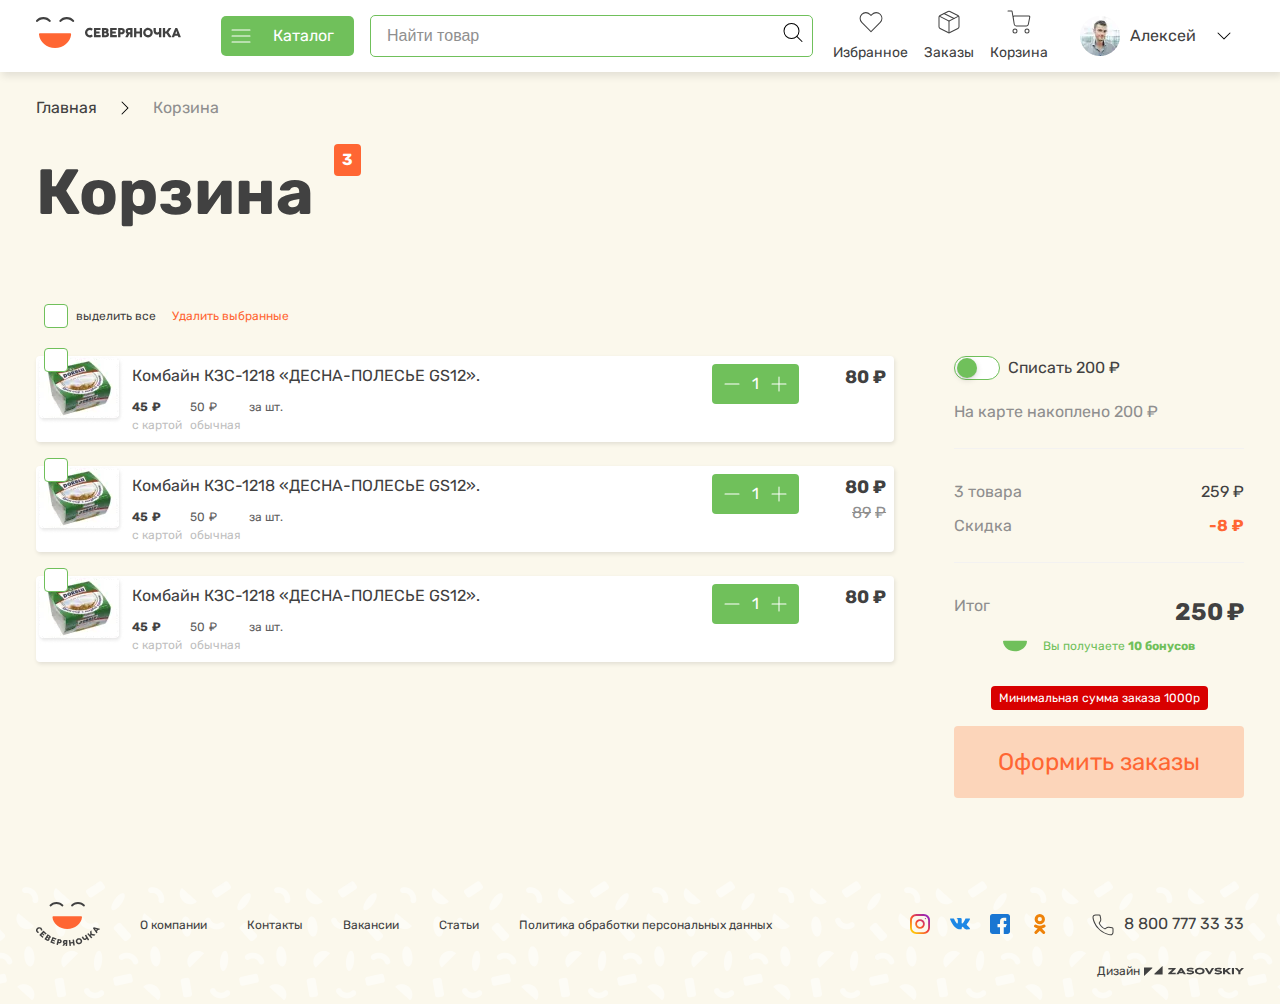
<file: basket.html>
<!DOCTYPE html>
<html lang="ru">
<head>
  <meta charset="UTF-8">
<meta http-equiv="X-UA-Compatible" content="IE=edge">
<meta name="viewport" content="width=device-width, initial-scale=1.0">
<link rel="stylesheet" href="assets/css/reset.css">
<link rel="stylesheet" href="assets/css/style.css">
<link href="https://fonts.googleapis.com/css2?family=Rubik:wght@400;500;700&display=swap" rel="stylesheet">

  <title>Корзина</title>
</head>
<body>
  <div class="wrapper">
    <header class="header ">
  <div class="container header__container">
    <a class="logo header__logo" href="index.html" aria-label="Логотип">
      <picture>
        <source media="(max-width: 1024.99px)" srcset="assets/images/logo-table.svg">
        <img src="assets/images/logo.svg" alt="Логотип">
      </picture>
    </a>
    <div class="menu">
      <a class="menu__btn" href="">
        <svg class='menu__btn-icon icon-box'>
          <use xlink:href='assets/images/sprite/sprite.svg#menu'></use>
        </svg>
        <span class="menu__btn-label">Каталог</span>
      </a>
      <div class="menu__list">
        <div class="container">
          <div class="menu__inner">
            <ul class="menu__col">
              <li class="menu__item">
                <a class="menu__link" href="" >Молоко, сыр, яйцо</a>
              </li>
              <li class="menu__item">
                <a class="menu__link" href="" >Хлеб</a>
              </li>
              <li class="menu__item">
                <a class="menu__link" href="" >Фрукты и овощи</a>
              </li>
              <li class="menu__item">
                <a class="menu__link" href="" >Замороженые продукты</a>
              </li>
            </ul>
            <ul class="menu__col">
              <li class="menu__item">
                <a class="menu__link" href="" >Наптики</a>
              </li>
              <li class="menu__item">
                <a class="menu__link" href="" >Кондитерские изделия</a>
              </li>
              <li class="menu__item">
                <a class="menu__link" href="" >Чай, кофе</a>
              </li>
            </ul>
            <ul class="menu__col">
              <li class="menu__item">
                <a class="menu__link" href="" >Бакалея</a>
              </li>
              <li class="menu__item">
                <a class="menu__link" href="" >Здоровые напитки</a>
              </li>
              <li class="menu__item">
                <a class="menu__link" href="" >Зоотовары</a>
              </li>
            </ul>
            <ul class="menu__col">
              <li class="menu__item">
                <a class="menu__link" href="" >Непродовольственные товары</a>
              </li>
              <li class="menu__item">
                <a class="menu__link" href="" >Детское питание</a>
              </li>
              <li class="menu__item">
                <a class="menu__link" href="" >Мясо, птица, колбаса</a>
              </li>
            </ul>
          </div>
        </div>
      </div>
    </div>
    <div class="search">
      <div class="search__field">
        <input class="search__input" type="text" placeholder="Найти товар">
        <button class="btn-reset search__btn">
          <svg class='search__btn-icon icon-box'>
            <use xlink:href='assets/images/sprite/sprite.svg#search'></use>
          </svg>
        </button>
      </div>
    </div>
    <nav class="header__nav header-nav">
      <ul class="header-nav__list">
        <li class="header-nav__item">
          <a class="btn-reset header-nav__link" href="" >
            <svg class="header-nav__link-icon icon-box">
              <use xlink:href='assets/images/sprite/sprite.svg#menu'></use>
            </svg>
            <span class="header-nav__link-text">Каталог</span>
          </a>
        </li>
        <li class="header-nav__item">
          <a class="header-nav__link" href="favorites.html">
            <svg class="header-nav__link-icon icon-box">
              <use xlink:href='assets/images/sprite/sprite.svg#shape'></use>
            </svg>
            <span class="header-nav__link-text">Избранное</span>
          </a>
        </li>
        <li class="header-nav__item">
          <a class="header-nav__link" href="orders.html">
            <svg class="header-nav__link-icon icon-box icon-box">
              <use xlink:href='assets/images/sprite/sprite.svg#order'></use>
            </svg>
            <span class="header-nav__link-text">Заказы</span>
          </a>
        </li>
        <li class="header-nav__item">
          <a class="header-nav__link" href="basket.html">
            <svg class="header-nav__link-icon icon-box">
              <use xlink:href='assets/images/sprite/sprite.svg#shopping-cart'></use>
            </svg>
            <span class="header-nav__link-text">Корзина</span>
          </a>
        </li>
        <li class="header-nav__item">
          <a class="user-menu" href="">
            <img class="user-menu__avatar" src="assets/images/avatar.webp" alt="Алексей">
            <span class="user-menu__name">Алексей</span>
            <button class="btn-reset user-menu__arrow">
              <svg class='user-menu__arrow-icon icon-box'>
                <use xlink:href='assets/images/sprite/sprite.svg#chevron-down'></use>
              </svg>
            </button>
          </a>
        </li>
      </ul>
    </nav>
  </div>
</header>
    <main class="main">
        <section class="basket">
            <div class="container">
                <ul class="breadcrambs">
                    <li>
                        <a href="">Главная</a>
                        <svg class='icon-box'>
                            <use xlink:href='assets/images/sprite/sprite.svg#chevron-right'></use>
                        </svg>
                    </li>
                     <li>
                        <a>Корзина</a>
                    </li>
                </ul>
                <h1 class="basket__title title-1">
                    <span>Корзина</span>
                    <span class="basket__title-notice">3</span>
                </h1>
                <div class="basket__controls basket-controls">
                    <label class="basket-controls__checked" for="basket-controls-checkbox">
                        <label class="basket-controls__checkbox" for="basket-controls-checkbox">
                            <input class="basket-controls__checkbox-input" type="checkbox" id="basket-controls-checkbox">
                            <div class="basket-controls__checkbox-fake">
                                <svg class='icon-box'>
                                    <use xlink:href='assets/images/sprite/sprite.svg#minus'></use>
                                </svg>
                            </div>
                        </label>
                        <span>выделить все</span>
                    </label>
                    <button class="btn-reset basket-controls__remove" data-basket-remove>Удалить выбранные</button>
                </div>
                <div class="basket__inner">
                    <ul class="basket__items">
                        <li class="basket__item item-basket">
                            <div class="item-basket__img">
                                <img src="assets/images/product/03.webp" alt="Комбайн КЗС-1218 «ДЕСНА-ПОЛЕСЬЕ GS12».">
                            </div>
                            <div class="item-basket__info">
                                <div class="item-basket__info-name">Комбайн КЗС-1218 «ДЕСНА-ПОЛЕСЬЕ GS12».</div>
                                <div class="item-basket__info-price">
                                    <div class="item-basket__info-price-box">
                                        <div class="item-basket__info-price-bold">45</div>
                                        <div class="item-basket__info-price-descr">с картой</div>
                                    </div>
                                    <div class="item-basket__info-price-box">
                                        <div class="item-basket__info-price-def">50</div>
                                        <div class="item-basket__info-price-descr">обычная</div>
                                    </div>
                                    <div class="item-basket__info-price-piece">за шт.</div>
                                </div>
                            </div>
                            <div class="item-basket__box">
                                <div class="item-basket__counter">
                                    <button class="btn-reset item-basket__counter-btn" data-decrement>
                                        <svg class='icon-box'>
                                            <use xlink:href='assets/images/sprite/sprite.svg#minus'></use>
                                        </svg>
                                    </button>
                                    <span class="item-basket__counter-count">1</span>
                                    <button class="btn-reset item-basket__counter-btn" data-increment >
                                        <svg class='icon-box'>
                                            <use xlink:href='assets/images/sprite/sprite.svg#plus'></use>
                                        </svg>
                                    </button>
                                </div>
                                <span class="item-basket__price">
                                    <span class="item-basket__price-discont">80</span>
                                </span>
                            </div>
                            <div class="item-basket__checkbox">
                                <div class="item-basket__checkbox__inner">
                                    <input class="item-basket__checkbox__input" type="checkbox" name="basket-checkbox" id="basket-checkbox">
                                    <label class="item-basket__checkbox__label" for="basket-checkbox">
                                        <svg class='icon-box'>
                                            <use xlink:href='assets/images/sprite/sprite.svg#check'></use>
                                        </svg>
                                    </label>
                                </div>
                            </div>
                        </li>
                        <li class="basket__item item-basket">
                            <div class="item-basket__img">
                                <img src="assets/images/product/03.webp" alt="Комбайн КЗС-1218 «ДЕСНА-ПОЛЕСЬЕ GS12».">
                            </div>
                            <div class="item-basket__info">
                                <div class="item-basket__info-name">Комбайн КЗС-1218 «ДЕСНА-ПОЛЕСЬЕ GS12».</div>
                                <div class="item-basket__info-price">
                                    <div class="item-basket__info-price-box">
                                        <div class="item-basket__info-price-bold">45</div>
                                        <div class="item-basket__info-price-descr">с картой</div>
                                    </div>
                                    <div class="item-basket__info-price-box">
                                        <div class="item-basket__info-price-def">50</div>
                                        <div class="item-basket__info-price-descr">обычная</div>
                                    </div>
                                    <div class="item-basket__info-price-piece">за шт.</div>
                                </div>
                            </div>
                            <div class="item-basket__box">
                                <div class="item-basket__counter">
                                    <button class="btn-reset item-basket__counter-btn" data-decrement>
                                        <svg class='icon-box'>
                                            <use xlink:href='assets/images/sprite/sprite.svg#minus'></use>
                                        </svg>
                                    </button>
                                    <span class="item-basket__counter-count">1</span>
                                    <button class="btn-reset item-basket__counter-btn" data-increment >
                                        <svg class='icon-box'>
                                            <use xlink:href='assets/images/sprite/sprite.svg#plus'></use>
                                        </svg>
                                    </button>
                                </div>
                                <span class="item-basket__price">
                                    <span class="item-basket__price-discont">80</span>
                                    <span class="item-basket__price-compl">89</span>
                                </span>
                            </div>
                            <div class="item-basket__checkbox">
                                <div class="item-basket__checkbox__inner">
                                    <input class="item-basket__checkbox__input" type="checkbox" name="" id="basket-checkbox-2">
                                    <label class="item-basket__checkbox__label" for="basket-checkbox-2">
                                        <svg class='icon-box'>
                                            <use xlink:href='assets/images/sprite/sprite.svg#check'></use>
                                        </svg>
                                    </label>
                                </div>
                            </div>
                        </li>
                        <li class="basket__item item-basket">
                            <div class="item-basket__img">
                                <img src="assets/images/product/03.webp" alt="Комбайн КЗС-1218 «ДЕСНА-ПОЛЕСЬЕ GS12».">
                            </div>
                            <div class="item-basket__info">
                                <div class="item-basket__info-name">Комбайн КЗС-1218 «ДЕСНА-ПОЛЕСЬЕ GS12».</div>
                                <div class="item-basket__info-price">
                                    <div class="item-basket__info-price-box">
                                        <div class="item-basket__info-price-bold">45</div>
                                        <div class="item-basket__info-price-descr">с картой</div>
                                    </div>
                                    <div class="item-basket__info-price-box">
                                        <div class="item-basket__info-price-def">50</div>
                                        <div class="item-basket__info-price-descr">обычная</div>
                                    </div>
                                    <div class="item-basket__info-price-piece">за шт.</div>
                                </div>
                            </div>
                            <div class="item-basket__box">
                                <div class="item-basket__counter">
                                    <button class="btn-reset item-basket__counter-btn" data-decrement>
                                        <svg class='icon-box'>
                                            <use xlink:href='assets/images/sprite/sprite.svg#minus'></use>
                                        </svg>
                                    </button>
                                    <span class="item-basket__counter-count">1</span>
                                    <button class="btn-reset item-basket__counter-btn" data-increment >
                                        <svg class='icon-box'>
                                            <use xlink:href='assets/images/sprite/sprite.svg#plus'></use>
                                        </svg>
                                    </button>
                                </div>
                                <span class="item-basket__price">
                                    <span class="item-basket__price-discont">80</span>
                                </span>
                            </div>
                            <div class="item-basket__checkbox">
                                <div class="item-basket__checkbox__inner">
                                    <input class="item-basket__checkbox__input" type="checkbox" name="" id="basket-checkbox-3">
                                    <label class="item-basket__checkbox__label" for="basket-checkbox-3">
                                        <svg class='icon-box'>
                                            <use xlink:href='assets/images/sprite/sprite.svg#check'></use>
                                        </svg>
                                    </label>
                                </div>
                            </div>
                        </li>
                    </ul>
                    <form class="basket__form form-basket">
                        <div class="form-basket__inner">
                            <div class="form-basket__item">
                                <div class="form-basket__checkbox checkbox">
                                    <div class="checkbox-fake">
                                        <input class="checkbox-input" type="checkbox" name="checkbox" id="checkbox">
                                        <label class="checkbox-label" for="checkbox">
                                    </div>
                                    </label>
                                    <span>Списать 200 ₽ </span>
                                </div>
                                <span class="form-basket__descr">На карте накоплено 200 ₽</span>
                            </div>
                            <span class="form-basket__line"></span>
                            <div class="form-basket__item">
                                <div class="form-basket__row">
                                    <span class="form-basket__descr">3 товара</span>
                                    <span class="form-basket__price-initial">259</span>
                                </div>
                                <div class="form-basket__row">
                                    <span class="form-basket__descr">Скидка</span>
                                    <span class="form-basket__price-discont">-8</span>
                                </div>
                            </div>
                            <span class="form-basket__line"></span>
                            <div class="form-basket__item">
                                <div class="form-basket__row">
                                    <span class="form-basket__descr">Итог</span>
                                    <span class="form-basket__price-total">250</span>
                                </div>
                                <div class="center">
                                    <div class="form-basket__bonus bonus">
                                        <svg class='icon-box'>
                                            <use xlink:href='assets/images/sprite/sprite.svg#atom'></use>
                                        </svg>
                                        <span>Вы получаете <b>10 бонусов</b></span>
                                    </div>
                                </div>
                            </div>
                            <div class="form-basket__item">
                                <div class="center">
                                    <span class="form-basket__notice">Минимальная сумма заказа 1000р</span>
                                </div>
                                <button class="btn-reset form-basket__btn" type="button">Оформить заказы</button>
                            </div>
                        </div>
                    </form>
                </div>
            </div>
        </section>
    </main>
    <footer class="footer">
  <div class="container">
    <div class="footer__top">
      <img src="assets/images/footer-logo.svg" alt="Логотип">
      <nav class="footer-nav">
        <ul class="footer-nav__list">
          <li class="footer-nav__item">
            <a class="footer-nav__link" href="about-us.html">О компании</a>
          </li>
          <li class="footer-nav__item">
            <a class="footer-nav__link" href="contact.html">Контакты</a>
          </li>
          <li class="footer-nav__item">
            <a class="footer-nav__link" href="vacansy.html">Вакансии</a>
          </li>
          <li class="footer-nav__item">
            <a class="footer-nav__link" href="#">Статьи</a>
          </li>
          <li class="footer-nav__item">
            <a class="footer-nav__link" href="#">Политика обработки персональных данных</a>
          </li>
        </ul>
      </nav>
      <ul class="footer__social social">
        <li class="social__item">
          <a class="social__link" href="#">
            <img src="assets/images/instagram.svg" alt="instagram">
          </a>
        </li>
        <li class="social__item">
          <a class="social__link" href="#">
            <img src="assets/images/vk.svg" alt="vkontacte">
          </a>
        </li>
        <li class="social__item">
          <a class="social__link" href="#">
            <img src="assets/images/facebook.svg" alt="facebook">
          </a>
        </li>
        <li class="social__item">
          <a class="social__link" href="#">
            <img src="assets/images/ok.svg" alt="ok">
          </a>
        </li>
      </ul>
      <a class="footer__tel" href="#">
        <svg class='footer__tel-icon icon-box'>
          <use xlink:href='assets/images/sprite/sprite.svg#phone'></use>
        </svg>
        <span>8 800 777 33 33</span>
      </a>
    </div>
    <div class="footer__bottom">
      <div class="footer__dezing">
        <span>Дизайн</span>
        <svg class='footer__dezing-icon'>
          <use xlink:href='assets/images/sprite/sprite.svg#logo-zasovkiy'></use>
        </svg>
      </div>
    </div>
  </div>
</footer>
  </div>
  
<script src="assets/js/main.js"></script>

</body>
</html>
</file>
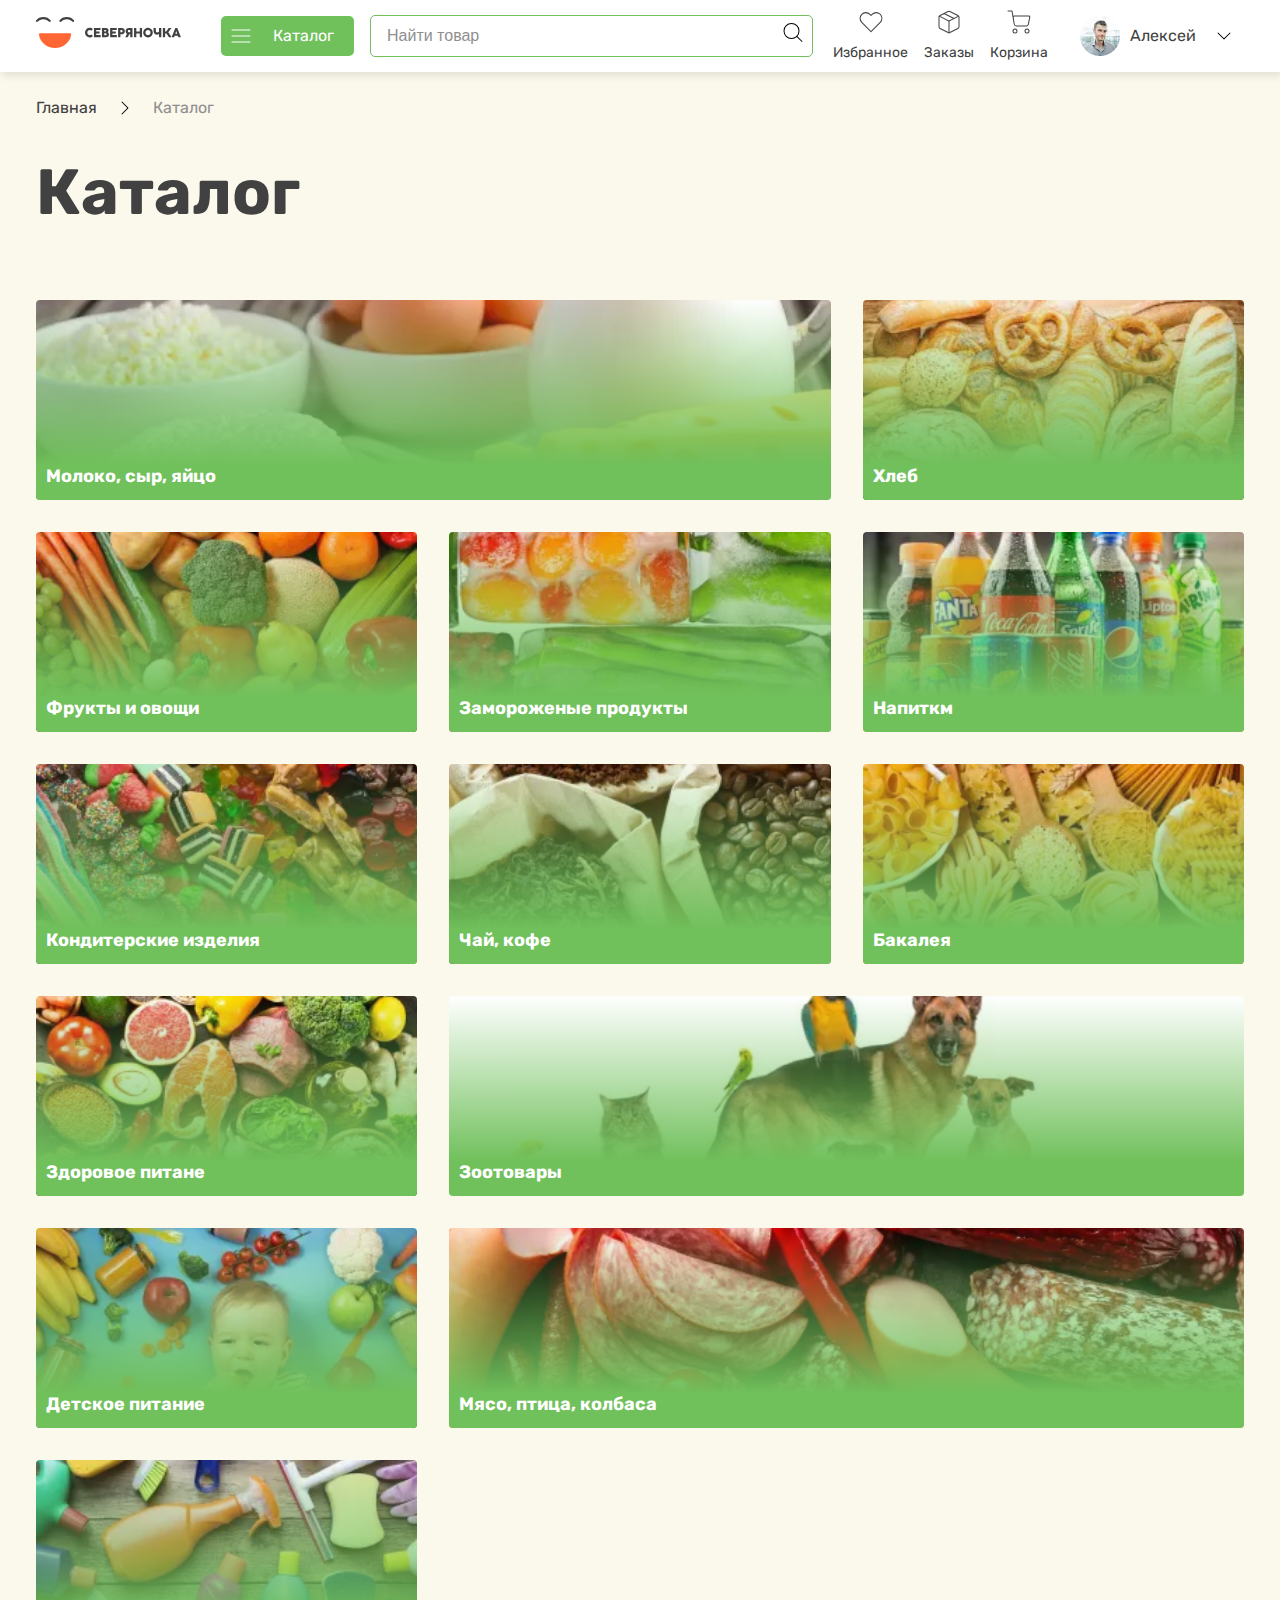
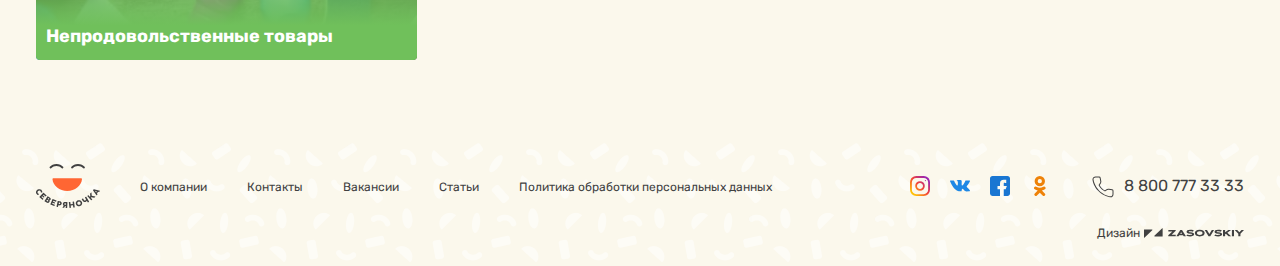
<file: category.html>
<!DOCTYPE html>
<html lang="ru">
<head>
  <meta charset="UTF-8">
<meta http-equiv="X-UA-Compatible" content="IE=edge">
<meta name="viewport" content="width=device-width, initial-scale=1.0">
<link rel="stylesheet" href="assets/css/reset.css">
<link rel="stylesheet" href="assets/css/style.css">
<link href="https://fonts.googleapis.com/css2?family=Rubik:wght@400;500;700&display=swap" rel="stylesheet">

  <title>Категории</title>
</head>
<body>
  <div class="wrapper">
    <header class="header ">
  <div class="container header__container">
    <a class="logo header__logo" href="index.html" aria-label="Логотип">
      <picture>
        <source media="(max-width: 1024.99px)" srcset="assets/images/logo-table.svg">
        <img src="assets/images/logo.svg" alt="Логотип">
      </picture>
    </a>
    <div class="menu">
      <a class="menu__btn" href="category.html">
        <svg class='menu__btn-icon icon-box'>
          <use xlink:href='assets/images/sprite/sprite.svg#menu'></use>
        </svg>
        <span class="menu__btn-label">Каталог</span>
      </a>
      <div class="menu__list">
        <div class="container">
          <div class="menu__inner">
            <ul class="menu__col">
              <li class="menu__item">
                <a class="menu__link" href="" >Молоко, сыр, яйцо</a>
              </li>
              <li class="menu__item">
                <a class="menu__link" href="" >Хлеб</a>
              </li>
              <li class="menu__item">
                <a class="menu__link" href="" >Фрукты и овощи</a>
              </li>
              <li class="menu__item">
                <a class="menu__link" href="" >Замороженые продукты</a>
              </li>
            </ul>
            <ul class="menu__col">
              <li class="menu__item">
                <a class="menu__link" href="" >Наптики</a>
              </li>
              <li class="menu__item">
                <a class="menu__link" href="" >Кондитерские изделия</a>
              </li>
              <li class="menu__item">
                <a class="menu__link" href="" >Чай, кофе</a>
              </li>
            </ul>
            <ul class="menu__col">
              <li class="menu__item">
                <a class="menu__link" href="" >Бакалея</a>
              </li>
              <li class="menu__item">
                <a class="menu__link" href="" >Здоровые напитки</a>
              </li>
              <li class="menu__item">
                <a class="menu__link" href="" >Зоотовары</a>
              </li>
            </ul>
            <ul class="menu__col">
              <li class="menu__item">
                <a class="menu__link" href="" >Непродовольственные товары</a>
              </li>
              <li class="menu__item">
                <a class="menu__link" href="" >Детское питание</a>
              </li>
              <li class="menu__item">
                <a class="menu__link" href="" >Мясо, птица, колбаса</a>
              </li>
            </ul>
          </div>
        </div>
      </div>
    </div>
    <div class="search">
      <div class="search__field">
        <input class="search__input" type="text" placeholder="Найти товар">
        <button class="btn-reset search__btn">
          <svg class='search__btn-icon icon-box'>
            <use xlink:href='assets/images/sprite/sprite.svg#search'></use>
          </svg>
        </button>
      </div>
    </div>
    <nav class="header__nav header-nav">
      <ul class="header-nav__list">
        <li class="header-nav__item">
          <a class="btn-reset header-nav__link" href="category.html" >
            <svg class="header-nav__link-icon icon-box">
              <use xlink:href='assets/images/sprite/sprite.svg#menu'></use>
            </svg>
            <span class="header-nav__link-text">Каталог</span>
          </a>
        </li>
        <li class="header-nav__item">
          <a class="header-nav__link" href="favorites.html">
            <svg class="header-nav__link-icon icon-box">
              <use xlink:href='assets/images/sprite/sprite.svg#shape'></use>
            </svg>
            <span class="header-nav__link-text">Избранное</span>
          </a>
        </li>
        <li class="header-nav__item">
          <a class="header-nav__link" href="orders.html">
            <svg class="header-nav__link-icon icon-box icon-box">
              <use xlink:href='assets/images/sprite/sprite.svg#order'></use>
            </svg>
            <span class="header-nav__link-text">Заказы</span>
          </a>
        </li>
        <li class="header-nav__item">
          <a class="header-nav__link" href="basket.html">
            <svg class="header-nav__link-icon icon-box">
              <use xlink:href='assets/images/sprite/sprite.svg#shopping-cart'></use>
            </svg>
            <span class="header-nav__link-text">Корзина</span>
          </a>
        </li>
        <li class="header-nav__item">
          <a class="user-menu" href="">
            <img class="user-menu__avatar" src="assets/images/avatar.webp" alt="Алексей">
            <span class="user-menu__name">Алексей</span>
            <button class="btn-reset user-menu__arrow">
              <svg class='user-menu__arrow-icon icon-box'>
                <use xlink:href='assets/images/sprite/sprite.svg#chevron-down'></use>
              </svg>
            </button>
          </a>
        </li>
      </ul>
    </nav>
  </div>
</header>
      <main class="main">
        <section class="category">
            <div class="container">
                <ul class="breadcrambs">
                    <li>
                        <a href="">Главная</a>
                        <svg class='icon-box'>
                            <use xlink:href='assets/images/sprite/sprite.svg#chevron-right'></use>
                        </svg>
                    </li>
                     <li>
                        <a>Каталог</a>
                    </li>
                </ul>
                <h1 class="category__title title-1">Каталог</h1>
                <ul class="category__list">
                    <li class="category__item">
                        <a class="card-category" href="" style="background-image: url(assets/images/category/01.webp);">
                            <h2 class="card-category__title">Молоко, сыр, яйцо</h2>
                        </a>
                    </li>
                    <li class="category__item">
                        <a class="card-category" href="" style="background-image: url(assets/images/category/02.webp);">
                            <h2 class="card-category__title">Хлеб</h2>
                        </a>
                    </li>
                    <li class="category__item">
                        <a class="card-category" href="" style="background-image: url(assets/images/category/03.webp);">
                            <h2 class="card-category__title">Фрукты и овощи</h2>
                        </a>
                    </li>
                    <li class="category__item">
                        <a class="card-category" href="" style="background-image: url(assets/images/category/04.webp);">
                            <h2 class="card-category__title">Замороженые продукты</h2>
                        </a>
                    </li>
                    <li class="category__item">
                        <a class="card-category" href="" style="background-image: url(assets/images/category/05.webp);">
                            <h2 class="card-category__title">Напиткм</h2>
                        </a>
                    </li>
                    <li class="category__item">
                        <a class="card-category" href="" style="background-image: url(assets/images/category/06.webp);">
                            <h2 class="card-category__title">Кондитерские изделия</h2>
                        </a>
                    </li>
                    <li class="category__item">
                        <a class="card-category" href="" style="background-image: url(assets/images/category/07.webp);">
                            <h2 class="card-category__title">Чай, кофе</h2>
                        </a>
                    </li>
                    <li class="category__item">
                        <a class="card-category" href="" style="background-image: url(assets/images/category/08.webp);">
                            <h2 class="card-category__title">Бакалея</h2>
                        </a>
                    </li>
                    <li class="category__item">
                        <a class="card-category" href="" style="background-image: url(assets/images/category/09.webp);">
                            <h2 class="card-category__title">Здоровое питане</h2>
                        </a>
                    </li>
                    <li class="category__item">
                        <a class="card-category" href="" style="background-image: url(assets/images/category/10.webp);">
                            <h2 class="card-category__title">Зоотовары</h2>
                        </a>
                    </li>
                    <li class="category__item">
                        <a class="card-category" href="" style="background-image: url(assets/images/category/11.webp);">
                            <h2 class="card-category__title">Детское питание</h2>
                        </a>
                    </li>
                    <li class="category__item">
                        <a class="card-category" href="" style="background-image: url(assets/images/category/12.webp);">
                            <h2 class="card-category__title">Мясо, птица, колбаса</h2>
                        </a>
                    </li>
                    <li class="category__item">
                        <a class="card-category" href="" style="background-image: url(assets/images/category/13.webp);">
                            <h2 class="card-category__title">Непродовольственные товары</h2>
                        </a>
                    </li>
                </ul>
            </div>
        </section>
      </main>
    <footer class="footer">
  <div class="container">
    <div class="footer__top">
      <img src="assets/images/footer-logo.svg" alt="Логотип">
      <nav class="footer-nav">
        <ul class="footer-nav__list">
          <li class="footer-nav__item">
            <a class="footer-nav__link" href="about-us.html">О компании</a>
          </li>
          <li class="footer-nav__item">
            <a class="footer-nav__link" href="contact.html">Контакты</a>
          </li>
          <li class="footer-nav__item">
            <a class="footer-nav__link" href="vacansy.html">Вакансии</a>
          </li>
          <li class="footer-nav__item">
            <a class="footer-nav__link" href="#">Статьи</a>
          </li>
          <li class="footer-nav__item">
            <a class="footer-nav__link" href="#">Политика обработки персональных данных</a>
          </li>
        </ul>
      </nav>
      <ul class="footer__social social">
        <li class="social__item">
          <a class="social__link" href="#">
            <img src="assets/images/instagram.svg" alt="instagram">
          </a>
        </li>
        <li class="social__item">
          <a class="social__link" href="#">
            <img src="assets/images/vk.svg" alt="vkontacte">
          </a>
        </li>
        <li class="social__item">
          <a class="social__link" href="#">
            <img src="assets/images/facebook.svg" alt="facebook">
          </a>
        </li>
        <li class="social__item">
          <a class="social__link" href="#">
            <img src="assets/images/ok.svg" alt="ok">
          </a>
        </li>
      </ul>
      <a class="footer__tel" href="#">
        <svg class='footer__tel-icon icon-box'>
          <use xlink:href='assets/images/sprite/sprite.svg#phone'></use>
        </svg>
        <span>8 800 777 33 33</span>
      </a>
    </div>
    <div class="footer__bottom">
      <div class="footer__dezing">
        <span>Дизайн</span>
        <svg class='footer__dezing-icon'>
          <use xlink:href='assets/images/sprite/sprite.svg#logo-zasovkiy'></use>
        </svg>
      </div>
    </div>
  </div>
</footer>
  </div>
  
<script src="assets/js/main.js"></script>

</body>
</html>
</file>
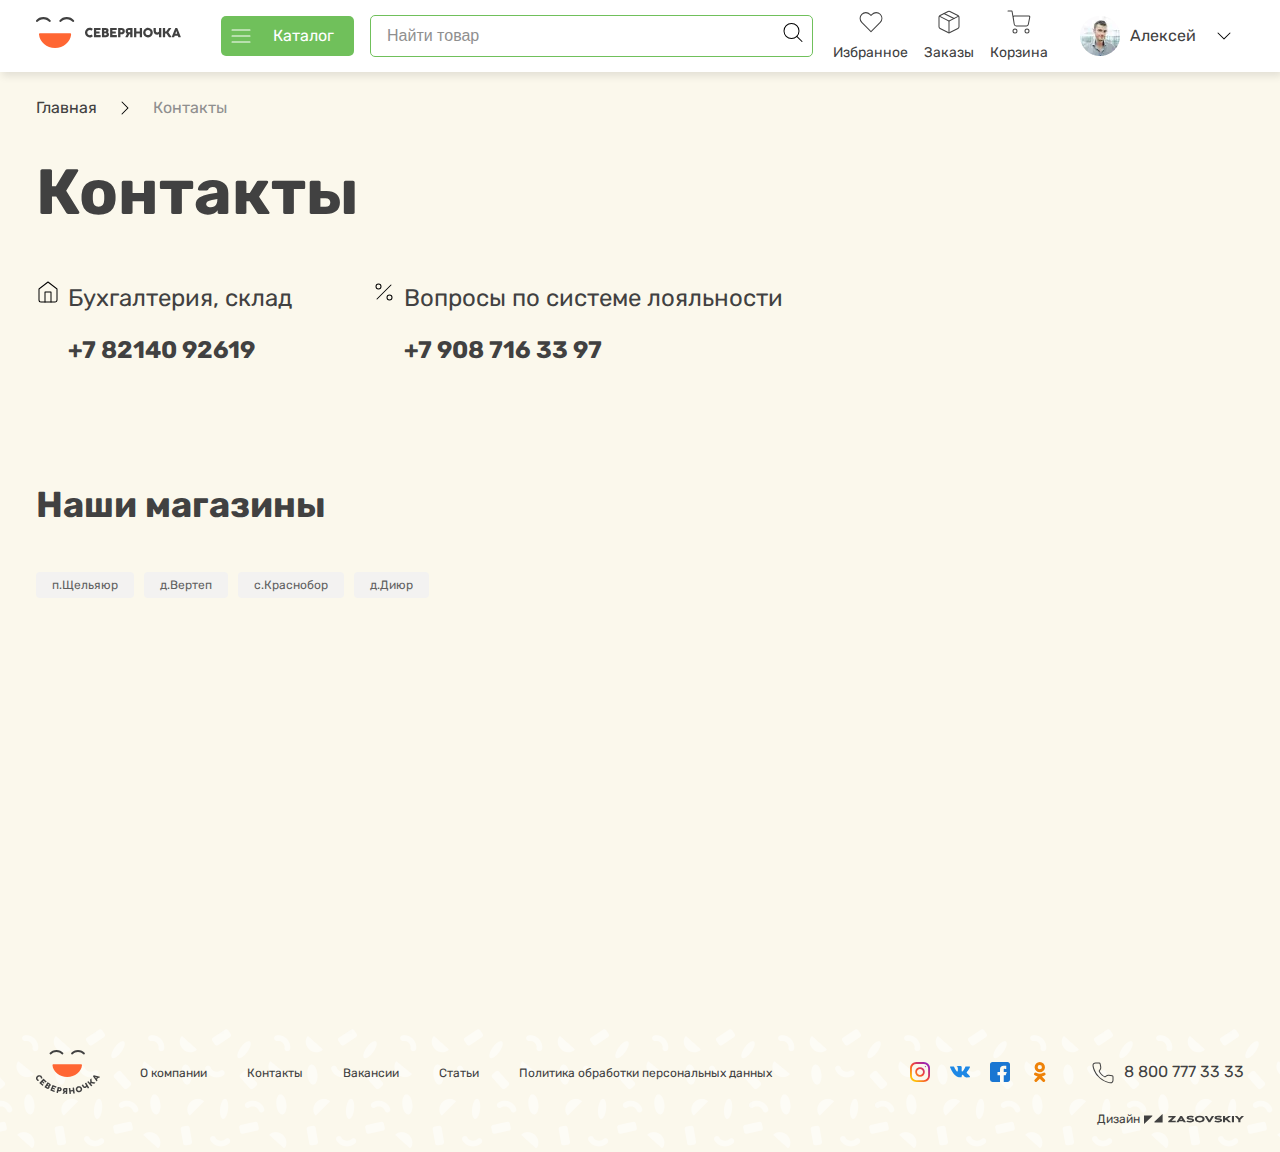
<file: contact.html>
<!DOCTYPE html>
<html lang="ru">
<head>
  <meta charset="UTF-8">
<meta http-equiv="X-UA-Compatible" content="IE=edge">
<meta name="viewport" content="width=device-width, initial-scale=1.0">
<link rel="stylesheet" href="assets/css/reset.css">
<link rel="stylesheet" href="assets/css/style.css">
<link href="https://fonts.googleapis.com/css2?family=Rubik:wght@400;500;700&display=swap" rel="stylesheet">

  <script src="https://api-maps.yandex.ru/2.1/?apikey=0943d4cd-3d38-4838-b1cb-a3c22f569610&lang=ru_RU"></script>
  <title>Категории</title>
</head>
<body>
  <div class="wrapper">
    <header class="header ">
  <div class="container header__container">
    <a class="logo header__logo" href="index.html" aria-label="Логотип">
      <picture>
        <source media="(max-width: 1024.99px)" srcset="assets/images/logo-table.svg">
        <img src="assets/images/logo.svg" alt="Логотип">
      </picture>
    </a>
    <div class="menu">
      <a class="menu__btn" href="category.html">
        <svg class='menu__btn-icon icon-box'>
          <use xlink:href='assets/images/sprite/sprite.svg#menu'></use>
        </svg>
        <span class="menu__btn-label">Каталог</span>
      </a>
      <div class="menu__list">
        <div class="container">
          <div class="menu__inner">
            <ul class="menu__col">
              <li class="menu__item">
                <a class="menu__link" href="" >Молоко, сыр, яйцо</a>
              </li>
              <li class="menu__item">
                <a class="menu__link" href="" >Хлеб</a>
              </li>
              <li class="menu__item">
                <a class="menu__link" href="" >Фрукты и овощи</a>
              </li>
              <li class="menu__item">
                <a class="menu__link" href="" >Замороженые продукты</a>
              </li>
            </ul>
            <ul class="menu__col">
              <li class="menu__item">
                <a class="menu__link" href="" >Наптики</a>
              </li>
              <li class="menu__item">
                <a class="menu__link" href="" >Кондитерские изделия</a>
              </li>
              <li class="menu__item">
                <a class="menu__link" href="" >Чай, кофе</a>
              </li>
            </ul>
            <ul class="menu__col">
              <li class="menu__item">
                <a class="menu__link" href="" >Бакалея</a>
              </li>
              <li class="menu__item">
                <a class="menu__link" href="" >Здоровые напитки</a>
              </li>
              <li class="menu__item">
                <a class="menu__link" href="" >Зоотовары</a>
              </li>
            </ul>
            <ul class="menu__col">
              <li class="menu__item">
                <a class="menu__link" href="" >Непродовольственные товары</a>
              </li>
              <li class="menu__item">
                <a class="menu__link" href="" >Детское питание</a>
              </li>
              <li class="menu__item">
                <a class="menu__link" href="" >Мясо, птица, колбаса</a>
              </li>
            </ul>
          </div>
        </div>
      </div>
    </div>
    <div class="search">
      <div class="search__field">
        <input class="search__input" type="text" placeholder="Найти товар">
        <button class="btn-reset search__btn">
          <svg class='search__btn-icon icon-box'>
            <use xlink:href='assets/images/sprite/sprite.svg#search'></use>
          </svg>
        </button>
      </div>
    </div>
    <nav class="header__nav header-nav">
      <ul class="header-nav__list">
        <li class="header-nav__item">
          <a class="btn-reset header-nav__link" href="category.html" >
            <svg class="header-nav__link-icon icon-box">
              <use xlink:href='assets/images/sprite/sprite.svg#menu'></use>
            </svg>
            <span class="header-nav__link-text">Каталог</span>
          </a>
        </li>
        <li class="header-nav__item">
          <a class="header-nav__link" href="favorites.html">
            <svg class="header-nav__link-icon icon-box">
              <use xlink:href='assets/images/sprite/sprite.svg#shape'></use>
            </svg>
            <span class="header-nav__link-text">Избранное</span>
          </a>
        </li>
        <li class="header-nav__item">
          <a class="header-nav__link" href="orders.html">
            <svg class="header-nav__link-icon icon-box icon-box">
              <use xlink:href='assets/images/sprite/sprite.svg#order'></use>
            </svg>
            <span class="header-nav__link-text">Заказы</span>
          </a>
        </li>
        <li class="header-nav__item">
          <a class="header-nav__link" href="basket.html">
            <svg class="header-nav__link-icon icon-box">
              <use xlink:href='assets/images/sprite/sprite.svg#shopping-cart'></use>
            </svg>
            <span class="header-nav__link-text">Корзина</span>
          </a>
        </li>
        <li class="header-nav__item">
          <a class="user-menu" href="">
            <img class="user-menu__avatar" src="assets/images/avatar.webp" alt="Алексей">
            <span class="user-menu__name">Алексей</span>
            <button class="btn-reset user-menu__arrow">
              <svg class='user-menu__arrow-icon icon-box'>
                <use xlink:href='assets/images/sprite/sprite.svg#chevron-down'></use>
              </svg>
            </button>
          </a>
        </li>
      </ul>
    </nav>
  </div>
</header>
    <main class="main">
        <section class="contact">
            <div class="container">
                <ul class="breadcrambs">
                    <li>
                        <a href="index.html">Главная</a>
                        <svg class='icon-box'>
                            <use xlink:href='assets/images/sprite/sprite.svg#chevron-right'></use>
                        </svg>
                    </li>
                     <li>
                        <a>Контакты</a>
                    </li>
                </ul>
                <h1 class="contact__title title-1">Контакты</h1>
                <div class="contact__items">
                    <div class="contact__item item-contact">
                        <svg class='item-contact__icon icon-box'>
                            <use xlink:href='assets/images/sprite/sprite.svg#home'></use>
                        </svg>
                        <div class="item-contact__content">
                            <div class="item-contact__descr">Бухгалтерия, склад</div>
                            <a class="item-contact__link" href="tel:78214092619">+7 82140 92619</a>
                        </div>
                    </div>
                    <div class="contact__item item-contact">
                        <svg class='item-contact__icon icon-box'>
                            <use xlink:href='assets/images/sprite/sprite.svg#percent'></use>
                        </svg>
                        <div class="item-contact__content">
                            <div class="item-contact__descr">Вопросы по системе лояльности</div>
                            <a class="item-contact__link" href="tel:79087163397">+7 908 716 33 97</a>
                        </div>
                    </div>
                </div>
            </div>
        </section>
        <section class="our-stores">
            <div class="container">
                <h2 class="our-stores__title title-2">Наши магазины</h2>
                <ul class="our-stores__tags">
                    <li class="our-stores__tags-item">
                        <button class="btn-reset our-stores__tag" data-met="[65.324683, 53.413952]">п.Щельяюр</button>
                    </li>
                    <li class="our-stores__tags-item">
                        <button class="btn-reset our-stores__tag" data-met="[65.295411, 53.194647]">д.Вертеп</button>
                    </li>
                    <li class="our-stores__tags-item">
                        <button class="btn-reset our-stores__tag" data-met="[65.295280, 53.277542]">с.Краснобор</button>
                    </li>
                    <li class="our-stores__tags-item">
                        <button class="btn-reset our-stores__tag" data-met="[65.275735, 53.366118]">д.Диюр</button>
                    </li>
                </ul>
                <div class="our-stores__map" id="map">
                </div>
            </div>
        </section>
    </main>
    <footer class="footer">
  <div class="container">
    <div class="footer__top">
      <img src="assets/images/footer-logo.svg" alt="Логотип">
      <nav class="footer-nav">
        <ul class="footer-nav__list">
          <li class="footer-nav__item">
            <a class="footer-nav__link" href="about-us.html">О компании</a>
          </li>
          <li class="footer-nav__item">
            <a class="footer-nav__link" href="contact.html">Контакты</a>
          </li>
          <li class="footer-nav__item">
            <a class="footer-nav__link" href="vacansy.html">Вакансии</a>
          </li>
          <li class="footer-nav__item">
            <a class="footer-nav__link" href="#">Статьи</a>
          </li>
          <li class="footer-nav__item">
            <a class="footer-nav__link" href="#">Политика обработки персональных данных</a>
          </li>
        </ul>
      </nav>
      <ul class="footer__social social">
        <li class="social__item">
          <a class="social__link" href="#">
            <img src="assets/images/instagram.svg" alt="instagram">
          </a>
        </li>
        <li class="social__item">
          <a class="social__link" href="#">
            <img src="assets/images/vk.svg" alt="vkontacte">
          </a>
        </li>
        <li class="social__item">
          <a class="social__link" href="#">
            <img src="assets/images/facebook.svg" alt="facebook">
          </a>
        </li>
        <li class="social__item">
          <a class="social__link" href="#">
            <img src="assets/images/ok.svg" alt="ok">
          </a>
        </li>
      </ul>
      <a class="footer__tel" href="#">
        <svg class='footer__tel-icon icon-box'>
          <use xlink:href='assets/images/sprite/sprite.svg#phone'></use>
        </svg>
        <span>8 800 777 33 33</span>
      </a>
    </div>
    <div class="footer__bottom">
      <div class="footer__dezing">
        <span>Дизайн</span>
        <svg class='footer__dezing-icon'>
          <use xlink:href='assets/images/sprite/sprite.svg#logo-zasovkiy'></use>
        </svg>
      </div>
    </div>
  </div>
</footer>
  </div>
  
<script src="assets/js/main.js"></script>

</body>
</html>
</file>
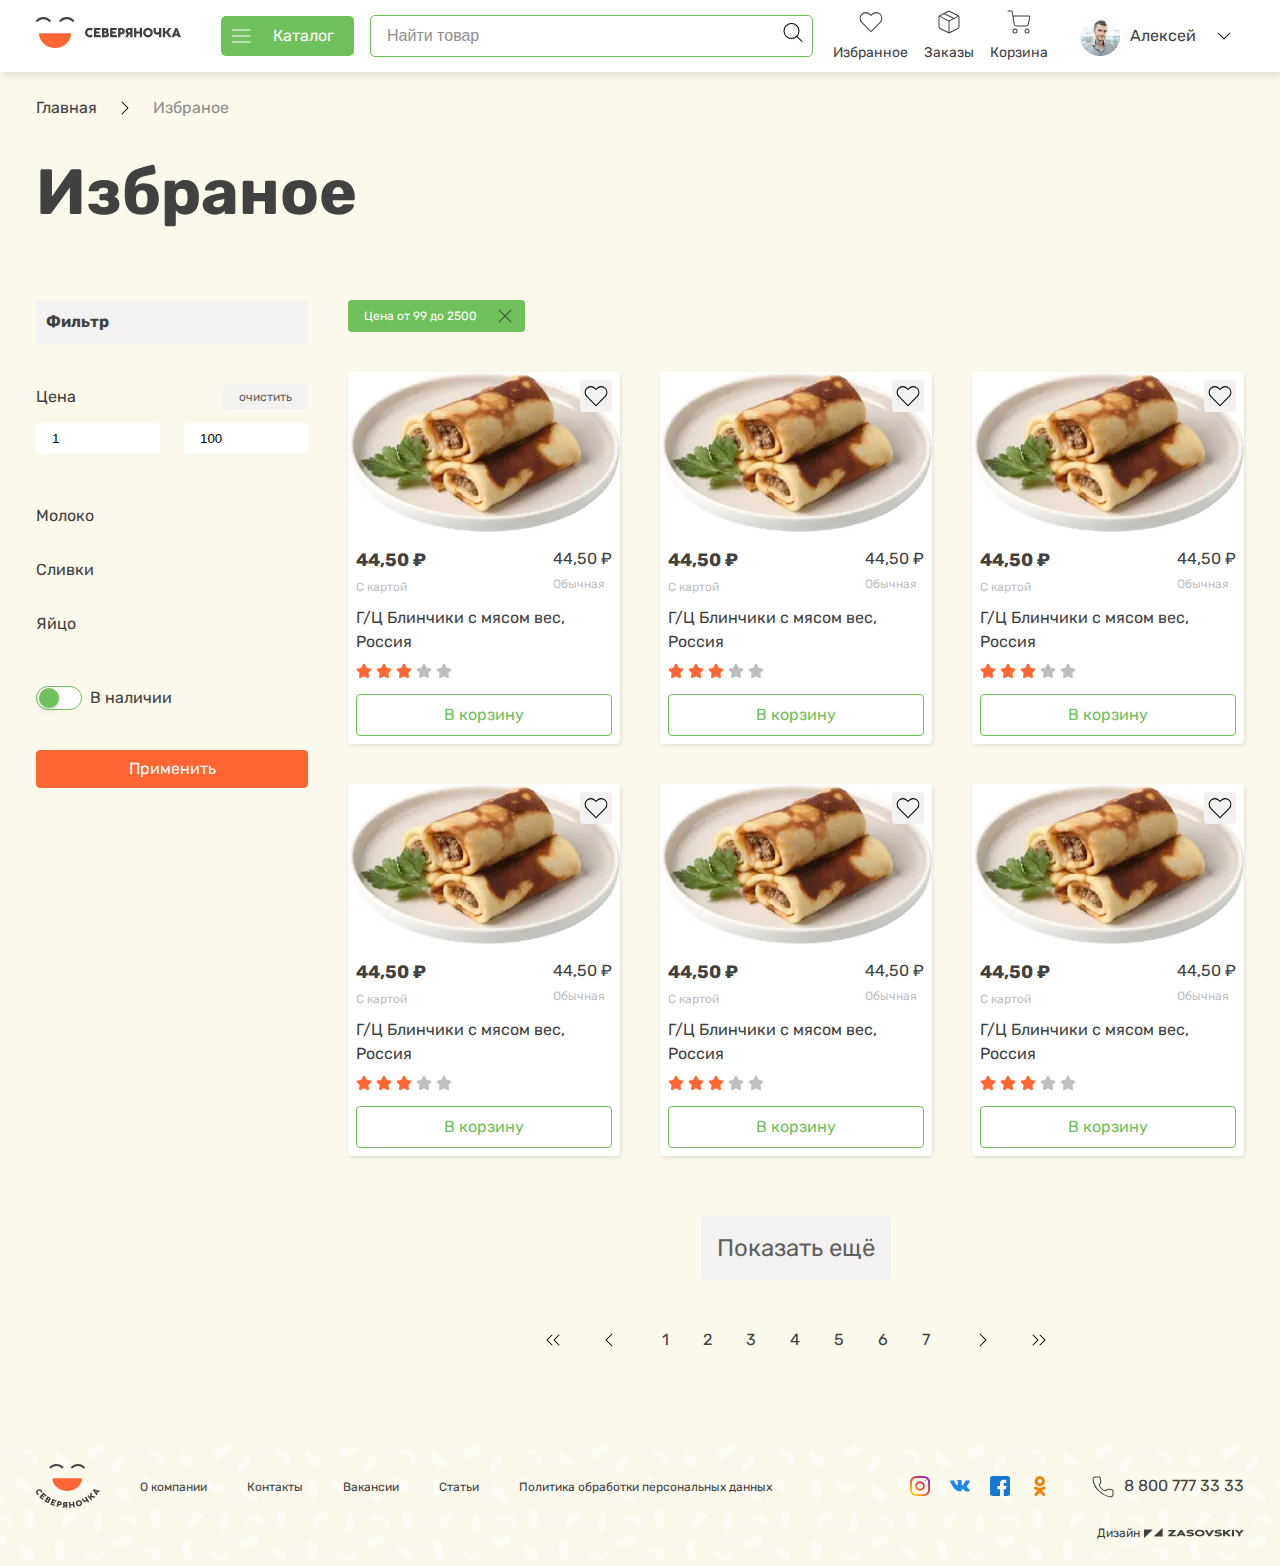
<file: favorites.html>
<!DOCTYPE html>
<html lang="ru">
<head>
  <meta charset="UTF-8">
<meta http-equiv="X-UA-Compatible" content="IE=edge">
<meta name="viewport" content="width=device-width, initial-scale=1.0">
<link rel="stylesheet" href="assets/css/reset.css">
<link rel="stylesheet" href="assets/css/style.css">
<link href="https://fonts.googleapis.com/css2?family=Rubik:wght@400;500;700&display=swap" rel="stylesheet">

  <title>Избранное</title>
</head>
<body>
  <div class="wrapper">
    <header class="header ">
  <div class="container header__container">
    <a class="logo header__logo" href="index.html" aria-label="Логотип">
      <picture>
        <source media="(max-width: 1024.99px)" srcset="assets/images/logo-table.svg">
        <img src="assets/images/logo.svg" alt="Логотип">
      </picture>
    </a>
    <div class="menu">
      <a class="menu__btn" href="category.html">
        <svg class='menu__btn-icon icon-box'>
          <use xlink:href='assets/images/sprite/sprite.svg#menu'></use>
        </svg>
        <span class="menu__btn-label">Каталог</span>
      </a>
      <div class="menu__list">
        <div class="container">
          <div class="menu__inner">
            <ul class="menu__col">
              <li class="menu__item">
                <a class="menu__link" href="" >Молоко, сыр, яйцо</a>
              </li>
              <li class="menu__item">
                <a class="menu__link" href="" >Хлеб</a>
              </li>
              <li class="menu__item">
                <a class="menu__link" href="" >Фрукты и овощи</a>
              </li>
              <li class="menu__item">
                <a class="menu__link" href="" >Замороженые продукты</a>
              </li>
            </ul>
            <ul class="menu__col">
              <li class="menu__item">
                <a class="menu__link" href="" >Наптики</a>
              </li>
              <li class="menu__item">
                <a class="menu__link" href="" >Кондитерские изделия</a>
              </li>
              <li class="menu__item">
                <a class="menu__link" href="" >Чай, кофе</a>
              </li>
            </ul>
            <ul class="menu__col">
              <li class="menu__item">
                <a class="menu__link" href="" >Бакалея</a>
              </li>
              <li class="menu__item">
                <a class="menu__link" href="" >Здоровые напитки</a>
              </li>
              <li class="menu__item">
                <a class="menu__link" href="" >Зоотовары</a>
              </li>
            </ul>
            <ul class="menu__col">
              <li class="menu__item">
                <a class="menu__link" href="" >Непродовольственные товары</a>
              </li>
              <li class="menu__item">
                <a class="menu__link" href="" >Детское питание</a>
              </li>
              <li class="menu__item">
                <a class="menu__link" href="" >Мясо, птица, колбаса</a>
              </li>
            </ul>
          </div>
        </div>
      </div>
    </div>
    <div class="search">
      <div class="search__field">
        <input class="search__input" type="text" placeholder="Найти товар">
        <button class="btn-reset search__btn">
          <svg class='search__btn-icon icon-box'>
            <use xlink:href='assets/images/sprite/sprite.svg#search'></use>
          </svg>
        </button>
      </div>
    </div>
    <nav class="header__nav header-nav">
      <ul class="header-nav__list">
        <li class="header-nav__item">
          <a class="btn-reset header-nav__link" href="category.html" >
            <svg class="header-nav__link-icon icon-box">
              <use xlink:href='assets/images/sprite/sprite.svg#menu'></use>
            </svg>
            <span class="header-nav__link-text">Каталог</span>
          </a>
        </li>
        <li class="header-nav__item">
          <a class="header-nav__link" href="favorites.html">
            <svg class="header-nav__link-icon icon-box">
              <use xlink:href='assets/images/sprite/sprite.svg#shape'></use>
            </svg>
            <span class="header-nav__link-text">Избранное</span>
          </a>
        </li>
        <li class="header-nav__item">
          <a class="header-nav__link" href="orders.html">
            <svg class="header-nav__link-icon icon-box icon-box">
              <use xlink:href='assets/images/sprite/sprite.svg#order'></use>
            </svg>
            <span class="header-nav__link-text">Заказы</span>
          </a>
        </li>
        <li class="header-nav__item">
          <a class="header-nav__link" href="basket.html">
            <svg class="header-nav__link-icon icon-box">
              <use xlink:href='assets/images/sprite/sprite.svg#shopping-cart'></use>
            </svg>
            <span class="header-nav__link-text">Корзина</span>
          </a>
        </li>
        <li class="header-nav__item">
          <a class="user-menu" href="">
            <img class="user-menu__avatar" src="assets/images/avatar.webp" alt="Алексей">
            <span class="user-menu__name">Алексей</span>
            <button class="btn-reset user-menu__arrow">
              <svg class='user-menu__arrow-icon icon-box'>
                <use xlink:href='assets/images/sprite/sprite.svg#chevron-down'></use>
              </svg>
            </button>
          </a>
        </li>
      </ul>
    </nav>
  </div>
</header>
    <main class="main">
        <section class="favorites section">
            <div class="container">
                <ul class="breadcrambs">
                    <li>
                        <a href="">Главная</a>
                        <svg class='icon-box'>
                            <use xlink:href='assets/images/sprite/sprite.svg#chevron-right'></use>
                        </svg>
                    </li>
                     <li>
                        <a>Избраное</a>
                    </li>
                </ul>
                <h1 class="title-1 favorites__title">Избраное</h1>
                <div class="favorites__inner">
                    <div class="favorites__fillter fillter">
                        <button class="btn-reset fillter__btn-close">фильтр</button>
                        <div class="fillter__inner">
                            <div class="fillter__title">Фильтр</div>
                        <div class="fillter__price">
                            <div class="fillter__price-top">
                                <span class="fillter__price-label">Цена</span>
                                <button class="btn-reset fillter__price-btn">очистить</button>
                            </div>
                            <div class="fillter__price-inputs">
                                <input class="fillter__price-input" type="number" value="1" id="less-price">
                                <input class="fillter__price-input" type="number" value="100" id="most-price">
                            </div>
                        </div>
                        <ul class="fillter__list ">
                            <li class="fillter__list-item">Молоко</li>
                            <li class="fillter__list-item">Сливки</li>
                            <li class="fillter__list-item">Яйцо</li>
                        </ul>
                        <div class="fillter__checkbox checkbox">
                            <div class="checkbox-fake">
                                <input class="checkbox-input" type="checkbox" name="checkbox" id="checkbox">
                                <label class="checkbox-label" for="checkbox">
                            </div>
                            </label>
                            <span>В наличии</span>
                        </div>
                        <button class="btn-reset fillter__btn">Применить</button>
                        </div>
                    </div>
                    <div class="favorites__body">
                        <ul class="favorites__tags">
                            <li class="favorites__tag">
                                <button class="btn-reset tag">
                                    <span class="tag-text">Цена от 99 до 2500</span>
                                    <svg class='tag-icon icon-box'>
                                        <use xlink:href='assets/images/sprite/sprite.svg#close'></use>
                                    </svg>
                                </button>
                            </li>
                        </ul>
                        <ul class="favorites__items">
                            <li class="favorites__item">
                                <article class="card">
                                    <div class="card__img">
                                        <a class="card__img-link" href="product.html">
                                            <img src="assets/images/card/01.webp" alt="Г/Ц Блинчики с мясом вес, Россия">
                                        </a>
                                        <button class="btn-reset card__like">
                                            <svg class='card__like-icon icon-box'>
                                                <use xlink:href='assets/images/sprite/sprite.svg#shape'></use>
                                            </svg>
                                        </button>
                                    </div>
                                    <div class="card__content">
                                        <div class="card__prices">
                                            <div class="card__price-box">
                                                <div class="card__price card__price-cards">44,50</div>
                                                <span class="card__price-descr">С картой</span>
                                            </div>
                                            <div class="card__price-box">
                                                <div class="card__price">44,50</div>
                                                <span class="card__price-descr">Обычная</span>
                                            </div>
                                        </div>
                                       <h3 class="card__title"><a href="product.html">Г/Ц Блинчики с мясом вес, Россия</a></h3>
                                        <div class="rating">
                                            <ul class="rating__list">
                                                <li class="rating__star">
                                                    <svg class='icon-box rating__star-icon rating__star-icon-active' >
                                                        <use xlink:href='assets/images/sprite/sprite.svg#star'></use>
                                                    </svg>
                                                </li>
                                                <li class="rating__star">
                                                    <svg class='icon-box rating__star-icon rating__star-icon-active' >
                                                        <use xlink:href='assets/images/sprite/sprite.svg#star'></use>
                                                    </svg>
                                                </li>
                                                <li class="rating__star">
                                                    <svg class='icon-box rating__star-icon rating__star-icon-active' >
                                                        <use xlink:href='assets/images/sprite/sprite.svg#star'></use>
                                                    </svg>
                                                </li>
                                                <li class="rating__star">
                                                    <svg class='icon-box rating__star-icon ' >
                                                        <use xlink:href='assets/images/sprite/sprite.svg#star'></use>
                                                    </svg>
                                                </li>
                                                <li class="rating__star">
                                                    <svg class='icon-box rating__star-icon ' >
                                                        <use xlink:href='assets/images/sprite/sprite.svg#star'></use>
                                                    </svg>
                                                </li>
                                            </ul>
                                        </div>
                                        <button class="btn-reset card__btn">В корзину</button>
                                    </div>
                                </article>
                            </li>
                            <li class="favorites__item">
                                <article class="card">
                                    <div class="card__img">
                                        <a class="card__img-link" href="product.html">
                                            <img src="assets/images/card/01.webp" alt="Г/Ц Блинчики с мясом вес, Россия">
                                        </a>
                                        <button class="btn-reset card__like">
                                            <svg class='card__like-icon icon-box'>
                                                <use xlink:href='assets/images/sprite/sprite.svg#shape'></use>
                                            </svg>
                                        </button>
                                    </div>
                                    <div class="card__content">
                                        <div class="card__prices">
                                            <div class="card__price-box">
                                                <div class="card__price card__price-cards">44,50</div>
                                                <span class="card__price-descr">С картой</span>
                                            </div>
                                            <div class="card__price-box">
                                                <div class="card__price">44,50</div>
                                                <span class="card__price-descr">Обычная</span>
                                            </div>
                                        </div>
                                       <h3 class="card__title"><a href="product.html">Г/Ц Блинчики с мясом вес, Россия</a></h3>
                                        <div class="rating">
                                            <ul class="rating__list">
                                                <li class="rating__star">
                                                    <svg class='icon-box rating__star-icon rating__star-icon-active' >
                                                        <use xlink:href='assets/images/sprite/sprite.svg#star'></use>
                                                    </svg>
                                                </li>
                                                <li class="rating__star">
                                                    <svg class='icon-box rating__star-icon rating__star-icon-active' >
                                                        <use xlink:href='assets/images/sprite/sprite.svg#star'></use>
                                                    </svg>
                                                </li>
                                                <li class="rating__star">
                                                    <svg class='icon-box rating__star-icon rating__star-icon-active' >
                                                        <use xlink:href='assets/images/sprite/sprite.svg#star'></use>
                                                    </svg>
                                                </li>
                                                <li class="rating__star">
                                                    <svg class='icon-box rating__star-icon ' >
                                                        <use xlink:href='assets/images/sprite/sprite.svg#star'></use>
                                                    </svg>
                                                </li>
                                                <li class="rating__star">
                                                    <svg class='icon-box rating__star-icon ' >
                                                        <use xlink:href='assets/images/sprite/sprite.svg#star'></use>
                                                    </svg>
                                                </li>
                                            </ul>
                                        </div>
                                        <button class="btn-reset card__btn">В корзину</button>
                                    </div>
                                </article>
                            </li>
                            <li class="favorites__item">
                                <article class="card">
                                    <div class="card__img">
                                        <a class="card__img-link" href="product.html">
                                            <img src="assets/images/card/01.webp" alt="Г/Ц Блинчики с мясом вес, Россия">
                                        </a>
                                        <button class="btn-reset card__like">
                                            <svg class='card__like-icon icon-box'>
                                                <use xlink:href='assets/images/sprite/sprite.svg#shape'></use>
                                            </svg>
                                        </button>
                                    </div>
                                    <div class="card__content">
                                        <div class="card__prices">
                                            <div class="card__price-box">
                                                <div class="card__price card__price-cards">44,50</div>
                                                <span class="card__price-descr">С картой</span>
                                            </div>
                                            <div class="card__price-box">
                                                <div class="card__price">44,50</div>
                                                <span class="card__price-descr">Обычная</span>
                                            </div>
                                        </div>
                                       <h3 class="card__title"><a href="product.html">Г/Ц Блинчики с мясом вес, Россия</a></h3>
                                        <div class="rating">
                                            <ul class="rating__list">
                                                <li class="rating__star">
                                                    <svg class='icon-box rating__star-icon rating__star-icon-active' >
                                                        <use xlink:href='assets/images/sprite/sprite.svg#star'></use>
                                                    </svg>
                                                </li>
                                                <li class="rating__star">
                                                    <svg class='icon-box rating__star-icon rating__star-icon-active' >
                                                        <use xlink:href='assets/images/sprite/sprite.svg#star'></use>
                                                    </svg>
                                                </li>
                                                <li class="rating__star">
                                                    <svg class='icon-box rating__star-icon rating__star-icon-active' >
                                                        <use xlink:href='assets/images/sprite/sprite.svg#star'></use>
                                                    </svg>
                                                </li>
                                                <li class="rating__star">
                                                    <svg class='icon-box rating__star-icon ' >
                                                        <use xlink:href='assets/images/sprite/sprite.svg#star'></use>
                                                    </svg>
                                                </li>
                                                <li class="rating__star">
                                                    <svg class='icon-box rating__star-icon ' >
                                                        <use xlink:href='assets/images/sprite/sprite.svg#star'></use>
                                                    </svg>
                                                </li>
                                            </ul>
                                        </div>
                                        <button class="btn-reset card__btn">В корзину</button>
                                    </div>
                                </article>
                            </li>
                            <li class="favorites__item">
                                <article class="card">
                                    <div class="card__img">
                                        <a class="card__img-link" href="product.html">
                                            <img src="assets/images/card/01.webp" alt="Г/Ц Блинчики с мясом вес, Россия">
                                        </a>
                                        <button class="btn-reset card__like">
                                            <svg class='card__like-icon icon-box'>
                                                <use xlink:href='assets/images/sprite/sprite.svg#shape'></use>
                                            </svg>
                                        </button>
                                    </div>
                                    <div class="card__content">
                                        <div class="card__prices">
                                            <div class="card__price-box">
                                                <div class="card__price card__price-cards">44,50</div>
                                                <span class="card__price-descr">С картой</span>
                                            </div>
                                            <div class="card__price-box">
                                                <div class="card__price">44,50</div>
                                                <span class="card__price-descr">Обычная</span>
                                            </div>
                                        </div>
                                       <h3 class="card__title"><a href="product.html">Г/Ц Блинчики с мясом вес, Россия</a></h3>
                                        <div class="rating">
                                            <ul class="rating__list">
                                                <li class="rating__star">
                                                    <svg class='icon-box rating__star-icon rating__star-icon-active' >
                                                        <use xlink:href='assets/images/sprite/sprite.svg#star'></use>
                                                    </svg>
                                                </li>
                                                <li class="rating__star">
                                                    <svg class='icon-box rating__star-icon rating__star-icon-active' >
                                                        <use xlink:href='assets/images/sprite/sprite.svg#star'></use>
                                                    </svg>
                                                </li>
                                                <li class="rating__star">
                                                    <svg class='icon-box rating__star-icon rating__star-icon-active' >
                                                        <use xlink:href='assets/images/sprite/sprite.svg#star'></use>
                                                    </svg>
                                                </li>
                                                <li class="rating__star">
                                                    <svg class='icon-box rating__star-icon ' >
                                                        <use xlink:href='assets/images/sprite/sprite.svg#star'></use>
                                                    </svg>
                                                </li>
                                                <li class="rating__star">
                                                    <svg class='icon-box rating__star-icon ' >
                                                        <use xlink:href='assets/images/sprite/sprite.svg#star'></use>
                                                    </svg>
                                                </li>
                                            </ul>
                                        </div>
                                        <button class="btn-reset card__btn">В корзину</button>
                                    </div>
                                </article>
                            </li>
                            <li class="favorites__item">
                                <article class="card">
                                    <div class="card__img">
                                        <a class="card__img-link" href="product.html">
                                            <img src="assets/images/card/01.webp" alt="Г/Ц Блинчики с мясом вес, Россия">
                                        </a>
                                        <button class="btn-reset card__like">
                                            <svg class='card__like-icon icon-box'>
                                                <use xlink:href='assets/images/sprite/sprite.svg#shape'></use>
                                            </svg>
                                        </button>
                                    </div>
                                    <div class="card__content">
                                        <div class="card__prices">
                                            <div class="card__price-box">
                                                <div class="card__price card__price-cards">44,50</div>
                                                <span class="card__price-descr">С картой</span>
                                            </div>
                                            <div class="card__price-box">
                                                <div class="card__price">44,50</div>
                                                <span class="card__price-descr">Обычная</span>
                                            </div>
                                        </div>
                                       <h3 class="card__title"><a href="product.html">Г/Ц Блинчики с мясом вес, Россия</a></h3>
                                        <div class="rating">
                                            <ul class="rating__list">
                                                <li class="rating__star">
                                                    <svg class='icon-box rating__star-icon rating__star-icon-active' >
                                                        <use xlink:href='assets/images/sprite/sprite.svg#star'></use>
                                                    </svg>
                                                </li>
                                                <li class="rating__star">
                                                    <svg class='icon-box rating__star-icon rating__star-icon-active' >
                                                        <use xlink:href='assets/images/sprite/sprite.svg#star'></use>
                                                    </svg>
                                                </li>
                                                <li class="rating__star">
                                                    <svg class='icon-box rating__star-icon rating__star-icon-active' >
                                                        <use xlink:href='assets/images/sprite/sprite.svg#star'></use>
                                                    </svg>
                                                </li>
                                                <li class="rating__star">
                                                    <svg class='icon-box rating__star-icon ' >
                                                        <use xlink:href='assets/images/sprite/sprite.svg#star'></use>
                                                    </svg>
                                                </li>
                                                <li class="rating__star">
                                                    <svg class='icon-box rating__star-icon ' >
                                                        <use xlink:href='assets/images/sprite/sprite.svg#star'></use>
                                                    </svg>
                                                </li>
                                            </ul>
                                        </div>
                                        <button class="btn-reset card__btn">В корзину</button>
                                    </div>
                                </article>
                            </li>
                            <li class="favorites__item">
                                <article class="card">
                                    <div class="card__img">
                                        <a class="card__img-link" href="product.html">
                                            <img src="assets/images/card/01.webp" alt="Г/Ц Блинчики с мясом вес, Россия">
                                        </a>
                                        <button class="btn-reset card__like">
                                            <svg class='card__like-icon icon-box'>
                                                <use xlink:href='assets/images/sprite/sprite.svg#shape'></use>
                                            </svg>
                                        </button>
                                    </div>
                                    <div class="card__content">
                                        <div class="card__prices">
                                            <div class="card__price-box">
                                                <div class="card__price card__price-cards">44,50</div>
                                                <span class="card__price-descr">С картой</span>
                                            </div>
                                            <div class="card__price-box">
                                                <div class="card__price">44,50</div>
                                                <span class="card__price-descr">Обычная</span>
                                            </div>
                                        </div>
                                       <h3 class="card__title"><a href="product.html">Г/Ц Блинчики с мясом вес, Россия</a></h3>
                                        <div class="rating">
                                            <ul class="rating__list">
                                                <li class="rating__star">
                                                    <svg class='icon-box rating__star-icon rating__star-icon-active' >
                                                        <use xlink:href='assets/images/sprite/sprite.svg#star'></use>
                                                    </svg>
                                                </li>
                                                <li class="rating__star">
                                                    <svg class='icon-box rating__star-icon rating__star-icon-active' >
                                                        <use xlink:href='assets/images/sprite/sprite.svg#star'></use>
                                                    </svg>
                                                </li>
                                                <li class="rating__star">
                                                    <svg class='icon-box rating__star-icon rating__star-icon-active' >
                                                        <use xlink:href='assets/images/sprite/sprite.svg#star'></use>
                                                    </svg>
                                                </li>
                                                <li class="rating__star">
                                                    <svg class='icon-box rating__star-icon ' >
                                                        <use xlink:href='assets/images/sprite/sprite.svg#star'></use>
                                                    </svg>
                                                </li>
                                                <li class="rating__star">
                                                    <svg class='icon-box rating__star-icon ' >
                                                        <use xlink:href='assets/images/sprite/sprite.svg#star'></use>
                                                    </svg>
                                                </li>
                                            </ul>
                                        </div>
                                        <button class="btn-reset card__btn">В корзину</button>
                                    </div>
                                </article>
                            </li>
                        </ul>
                        <div class="center">
                            <button class="btn-reset favorites__view">Показать ещё</button>
                        </div>
                        <div class="pagination">
                            <button class="btn-reset pagination__btn">
                                <svg class='icon-box'>
                                    <use xlink:href='assets/images/sprite/sprite.svg#chevrons-left'></use>
                                </svg>
                            </button>
                            <button class="btn-reset pagination__btn">
                                <svg class='icon-box'>
                                    <use xlink:href='assets/images/sprite/sprite.svg#chevron-left'></use>
                                </svg>
                            </button>
                            <ul class="pagination__list">
                                <li>
                                    <a href="">1</a>
                                </li>
                                <li>
                                    <a href="">2</a>
                                </li>
                                <li>
                                    <a href="">3</a>
                                </li>
                                <li>
                                    <a href="">4</a>
                                </li>
                                <li>
                                    <a href="">5</a>
                                </li>
                                <li>
                                    <a href="">6</a>
                                </li>
                                <li>
                                    <a href="">7</a>
                                </li>
                            </ul>
                            <button class="btn-reset pagination__btn">
                                <svg class='icon-box'>
                                    <use xlink:href='assets/images/sprite/sprite.svg#chevron-right'></use>
                                </svg>
                            </button>
                            <button class="btn-reset pagination__btn">
                                <svg class='icon-box'>
                                    <use xlink:href='assets/images/sprite/sprite.svg#chevrons-right'></use>
                                </svg>
                            </button>
                        </div>
                    </div>
                </div>
            </div>
        </section>
    </main>
    <footer class="footer">
  <div class="container">
    <div class="footer__top">
      <img src="assets/images/footer-logo.svg" alt="Логотип">
      <nav class="footer-nav">
        <ul class="footer-nav__list">
            <li class="footer-nav__item">
              <a class="footer-nav__link" href="about-us.html">О компании</a>
            </li>
            <li class="footer-nav__item">
              <a class="footer-nav__link" href="contact.html">Контакты</a>
            </li>
            <li class="footer-nav__item">
              <a class="footer-nav__link" href="vacansy.html">Вакансии</a>
            </li>
            <li class="footer-nav__item">
              <a class="footer-nav__link" href="#">Статьи</a>
            </li>
            <li class="footer-nav__item">
              <a class="footer-nav__link" href="#">Политика обработки персональных данных</a>
            </li>
          </ul>
      </nav>
      <ul class="footer__social social">
        <li class="social__item">
          <a class="social__link" href="#">
            <img src="assets/images/instagram.svg" alt="instagram">
          </a>
        </li>
        <li class="social__item">
          <a class="social__link" href="#">
            <img src="assets/images/vk.svg" alt="vkontacte">
          </a>
        </li>
        <li class="social__item">
          <a class="social__link" href="#">
            <img src="assets/images/facebook.svg" alt="facebook">
          </a>
        </li>
        <li class="social__item">
          <a class="social__link" href="#">
            <img src="assets/images/ok.svg" alt="ok">
          </a>
        </li>
      </ul>
      <a class="footer__tel" href="#">
        <svg class='footer__tel-icon icon-box'>
          <use xlink:href='assets/images/sprite/sprite.svg#phone'></use>
        </svg>
        <span>8 800 777 33 33</span>
      </a>
    </div>
    <div class="footer__bottom">
      <div class="footer__dezing">
        <span>Дизайн</span>
        <svg class='footer__dezing-icon'>
          <use xlink:href='assets/images/sprite/sprite.svg#logo-zasovkiy'></use>
        </svg>
      </div>
    </div>
  </div>
</footer>
  </div>
  
<script src="assets/js/main.js"></script>

</body>
</html>
</file>
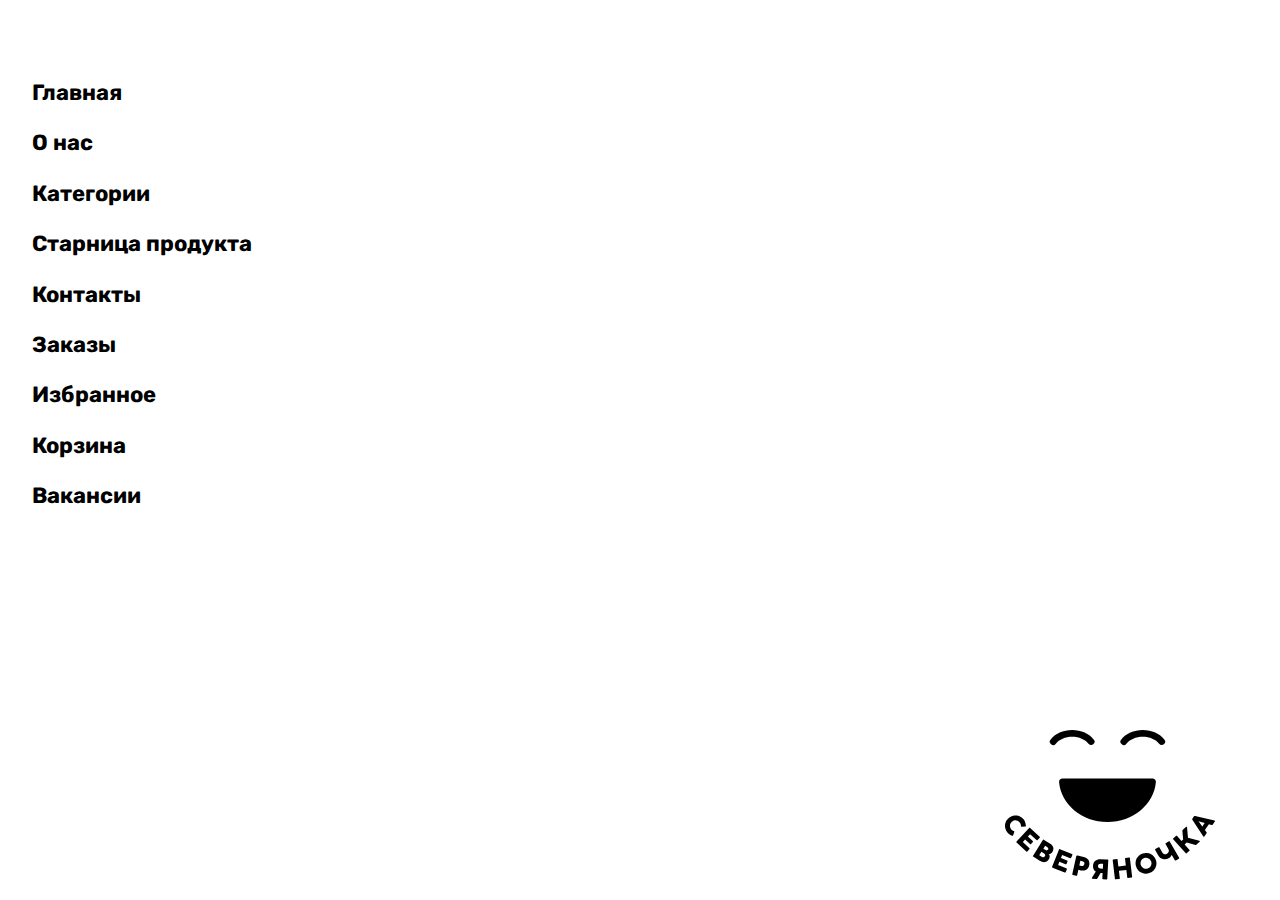
<file: map-site.html>
<!DOCTYPE html>
<html lang="ru">

<head>
    <link rel="stylesheet" href="assets/css/reset.css">
    <link rel="stylesheet" href="assets/css/map-site.css">
    <link href="https://fonts.googleapis.com/css2?family=Rubik:wght@400;500;700&display=swap" rel="stylesheet">
    <title>Навигация по сайту</title>
</head>

<body>
    <div class="map-site">
        <ul class="map-site__items">
            <li class="map-site__item">
                <a href="" class="map-site__link">Главная</a>
            </li>
            <li class="map-site__item">
                <a href="" class="map-site__link">О нас</a>
            </li>
            <li class="map-site__item">
                <a href="" class="map-site__link">Категории</a>
            </li>
            <li class="map-site__item">
                <a href="" class="map-site__link">Старница продукта</a>
            </li>
            <li class="map-site__item">
                <a href="" class="map-site__link">Контакты</a>
            </li>
            <li class="map-site__item">
                <a href="" class="map-site__link">Заказы</a>
            </li>
            <li class="map-site__item">
                <a href="" class="map-site__link">Избранное</a>
            </li>
            <li class="map-site__item">
                <a href="" class="map-site__link">Корзина</a>
            </li>
            <li class="map-site__item">
                <a href="" class="map-site__link">Вакансии</a>
            </li>
        </ul>
        <svg class='map-site__logo'>
            <use xlink:href='assets/images/sprite/sprite.svg#map-site-lg'></use>
        </svg>
    </div>
</body>

</html>
</file>
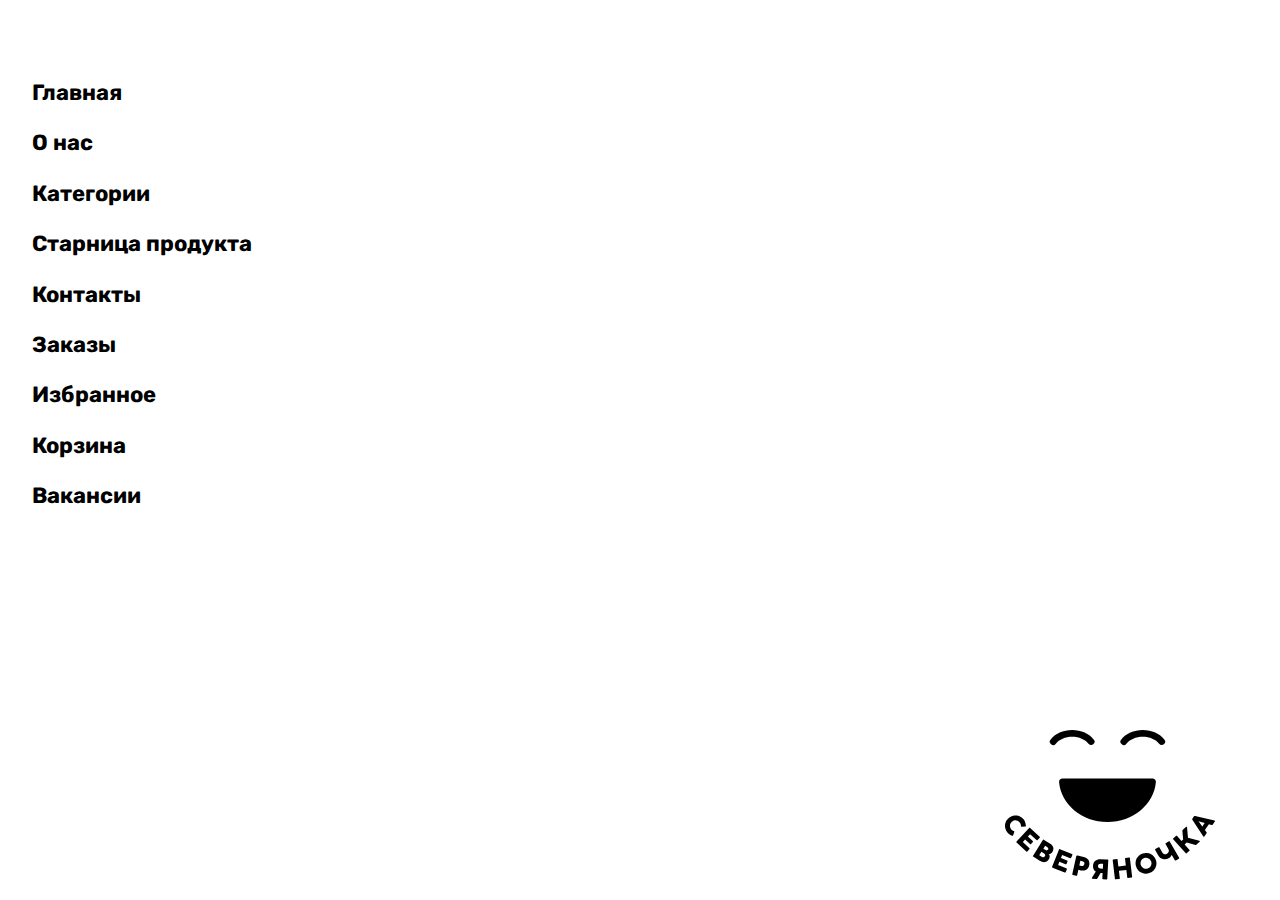
<file: map-sity.html>
<!DOCTYPE html>
<html lang="ru">

<head>
    <link rel="stylesheet" href="assets/css/reset.css">
    <link rel="stylesheet" href="assets/css/map-site.css">
    <link href="https://fonts.googleapis.com/css2?family=Rubik:wght@400;500;700&display=swap" rel="stylesheet">
    <title>Навигация по сайту</title>
</head>

<body>
    <div class="map-site">
        <ul class="map-site__items">
            <li class="map-site__item">
                <a href="index.html" class="map-site__link">Главная</a>
            </li>
            <li class="map-site__item">
                <a href="about-us.html" class="map-site__link">О нас</a>
            </li>
            <li class="map-site__item">
                <a href="category.html" class="map-site__link">Категории</a>
            </li>
            <li class="map-site__item">
                <a href="product.html" class="map-site__link">Старница продукта</a>
            </li>
            <li class="map-site__item">
                <a href="contact.html" class="map-site__link">Контакты</a>
            </li>
            <li class="map-site__item">
                <a href="orders.html" class="map-site__link">Заказы</a>
            </li>
            <li class="map-site__item">
                <a href="favorites.html" class="map-site__link">Избранное</a>
            </li>
            <li class="map-site__item">
                <a href="basket.html" class="map-site__link">Корзина</a>
            </li>
            <li class="map-site__item">
                <a href="favorites.html" class="map-site__link">Вакансии</a>
            </li>
        </ul>
        <svg class='map-site__logo'>
            <use xlink:href='assets/images/sprite/sprite.svg#map-site-lg'></use>
        </svg>
    </div>
</body>

</html>
</file>
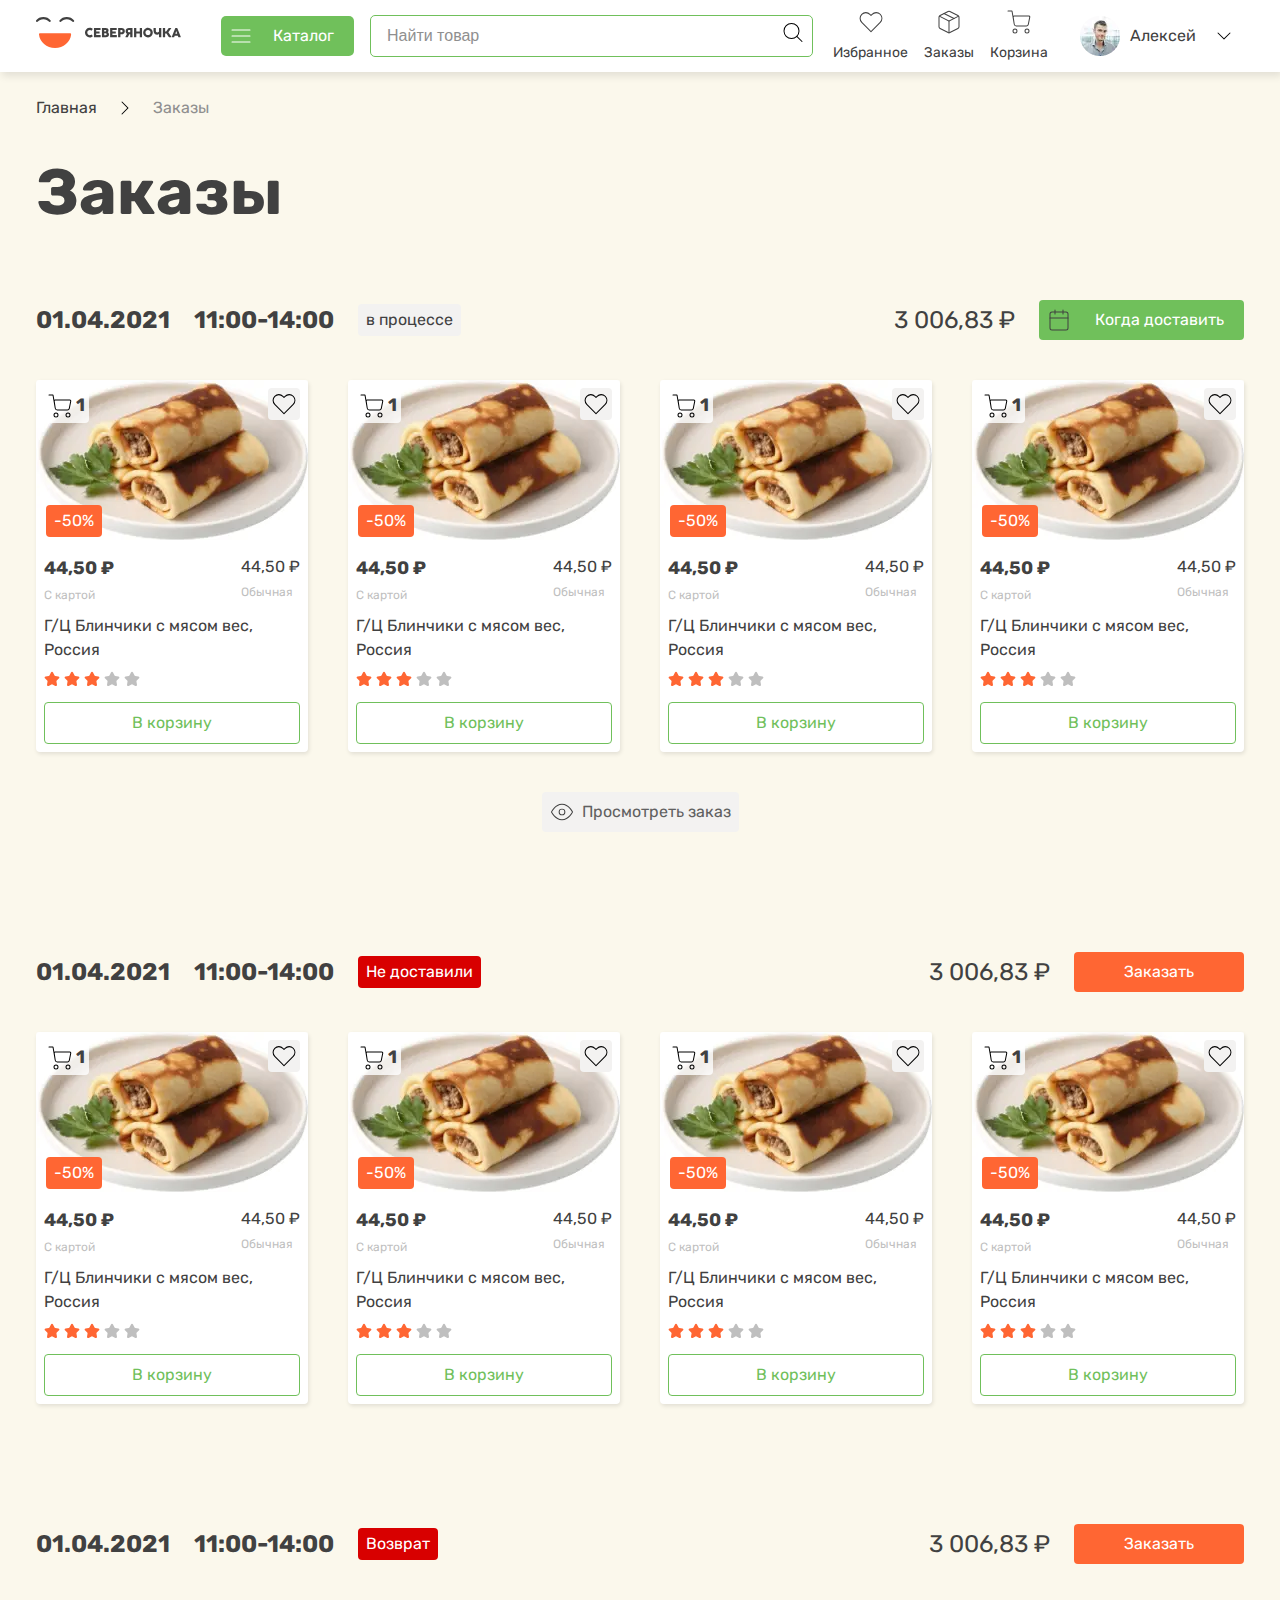
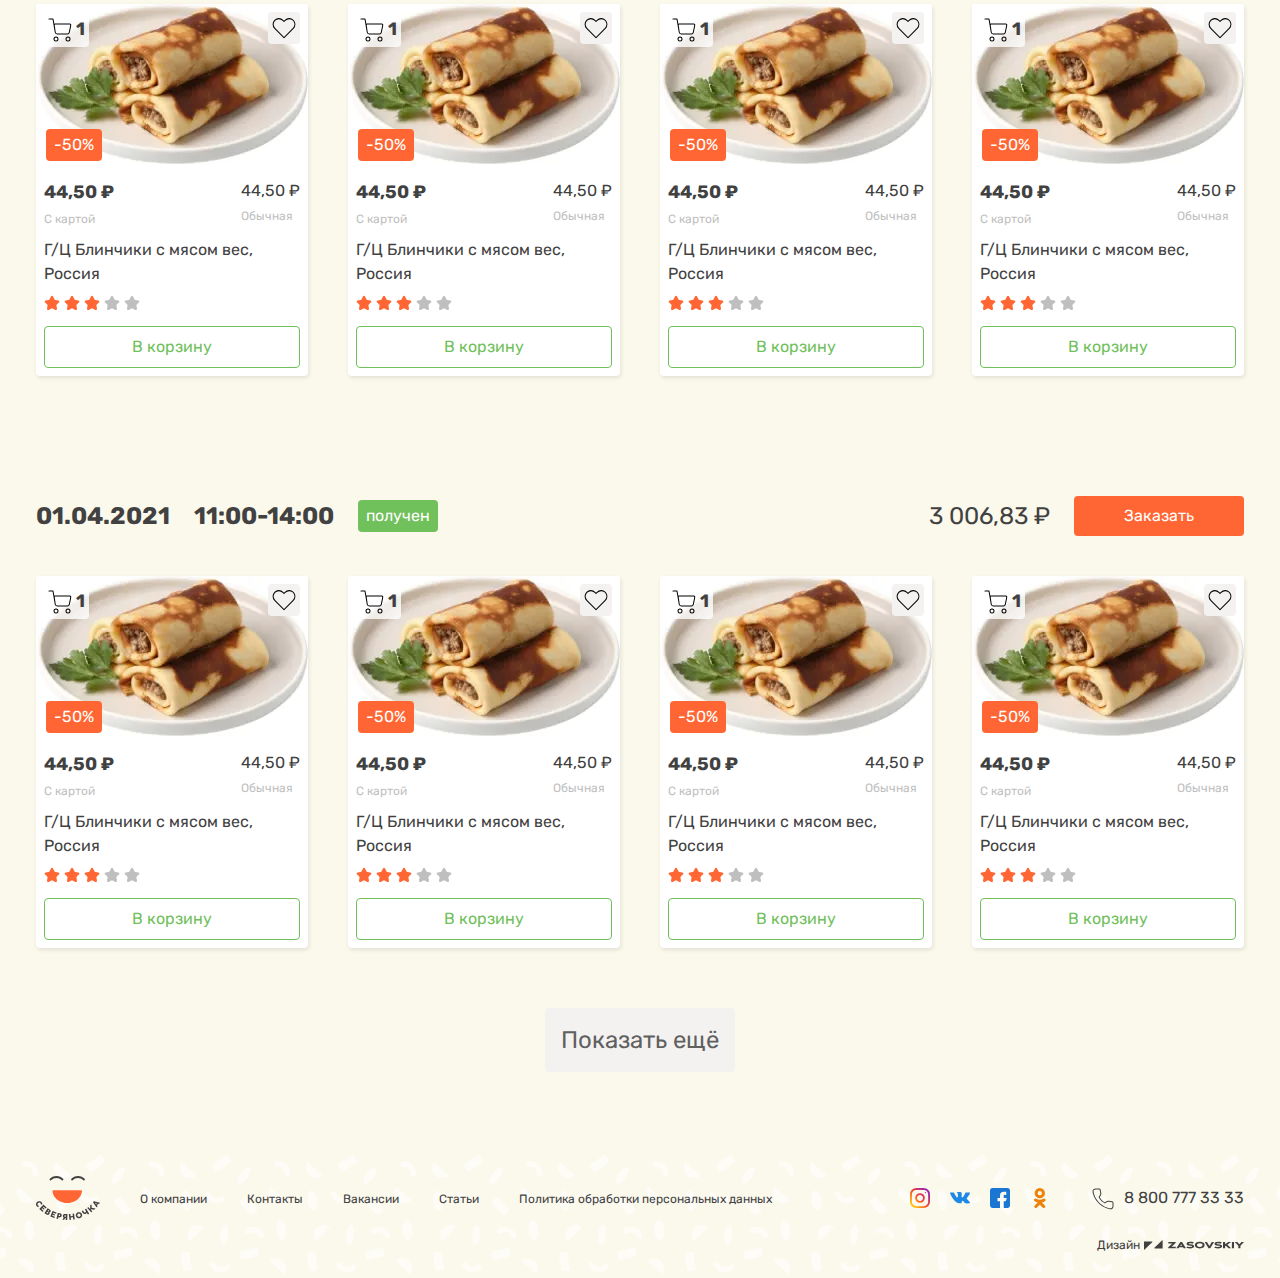
<file: orders.html>
<!DOCTYPE html>
<html lang="ru">
<head>
  <meta charset="UTF-8">
<meta http-equiv="X-UA-Compatible" content="IE=edge">
<meta name="viewport" content="width=device-width, initial-scale=1.0">
<link rel="stylesheet" href="assets/css/reset.css">
<link rel="stylesheet" href="assets/css/style.css">
<link href="https://fonts.googleapis.com/css2?family=Rubik:wght@400;500;700&display=swap" rel="stylesheet">

  <title>Заказы</title>
</head>
<body>
  <div class="wrapper">
    <header class="header ">
  <div class="container header__container">
    <a class="logo header__logo" href="index.html" aria-label="Логотип">
      <picture>
        <source media="(max-width: 1024.99px)" srcset="assets/images/logo-table.svg">
        <img src="assets/images/logo.svg" alt="Логотип">
      </picture>
    </a>
    <div class="menu">
      <a class="menu__btn" href="">
        <svg class='menu__btn-icon icon-box'>
          <use xlink:href='assets/images/sprite/sprite.svg#menu'></use>
        </svg>
        <span class="menu__btn-label">Каталог</span>
      </a>
      <div class="menu__list">
        <div class="container">
          <div class="menu__inner">
            <ul class="menu__col">
              <li class="menu__item">
                <a class="menu__link" href="" >Молоко, сыр, яйцо</a>
              </li>
              <li class="menu__item">
                <a class="menu__link" href="" >Хлеб</a>
              </li>
              <li class="menu__item">
                <a class="menu__link" href="" >Фрукты и овощи</a>
              </li>
              <li class="menu__item">
                <a class="menu__link" href="" >Замороженые продукты</a>
              </li>
            </ul>
            <ul class="menu__col">
              <li class="menu__item">
                <a class="menu__link" href="" >Наптики</a>
              </li>
              <li class="menu__item">
                <a class="menu__link" href="" >Кондитерские изделия</a>
              </li>
              <li class="menu__item">
                <a class="menu__link" href="" >Чай, кофе</a>
              </li>
            </ul>
            <ul class="menu__col">
              <li class="menu__item">
                <a class="menu__link" href="" >Бакалея</a>
              </li>
              <li class="menu__item">
                <a class="menu__link" href="" >Здоровые напитки</a>
              </li>
              <li class="menu__item">
                <a class="menu__link" href="" >Зоотовары</a>
              </li>
            </ul>
            <ul class="menu__col">
              <li class="menu__item">
                <a class="menu__link" href="" >Непродовольственные товары</a>
              </li>
              <li class="menu__item">
                <a class="menu__link" href="" >Детское питание</a>
              </li>
              <li class="menu__item">
                <a class="menu__link" href="" >Мясо, птица, колбаса</a>
              </li>
            </ul>
          </div>
        </div>
      </div>
    </div>
    <div class="search">
      <div class="search__field">
        <input class="search__input" type="text" placeholder="Найти товар">
        <button class="btn-reset search__btn">
          <svg class='search__btn-icon icon-box'>
            <use xlink:href='assets/images/sprite/sprite.svg#search'></use>
          </svg>
        </button>
      </div>
    </div>
    <nav class="header__nav header-nav">
      <ul class="header-nav__list">
        <li class="header-nav__item">
          <a class="btn-reset header-nav__link" href="category.html" >
            <svg class="header-nav__link-icon icon-box">
              <use xlink:href='assets/images/sprite/sprite.svg#menu'></use>
            </svg>
            <span class="header-nav__link-text">Каталог</span>
          </a>
        </li>
        <li class="header-nav__item">
          <a class="header-nav__link" href="favorites.html">
            <svg class="header-nav__link-icon icon-box">
              <use xlink:href='assets/images/sprite/sprite.svg#shape'></use>
            </svg>
            <span class="header-nav__link-text">Избранное</span>
          </a>
        </li>
        <li class="header-nav__item">
          <a class="header-nav__link" href="orders.html">
            <svg class="header-nav__link-icon icon-box icon-box">
              <use xlink:href='assets/images/sprite/sprite.svg#order'></use>
            </svg>
            <span class="header-nav__link-text">Заказы</span>
          </a>
        </li>
        <li class="header-nav__item">
          <a class="header-nav__link" href="basket.html">
            <svg class="header-nav__link-icon icon-box">
              <use xlink:href='assets/images/sprite/sprite.svg#shopping-cart'></use>
            </svg>
            <span class="header-nav__link-text">Корзина</span>
          </a>
        </li>
        <li class="header-nav__item">
          <a class="user-menu" href="">
            <img class="user-menu__avatar" src="assets/images/avatar.webp" alt="Алексей">
            <span class="user-menu__name">Алексей</span>
            <button class="btn-reset user-menu__arrow">
              <svg class='user-menu__arrow-icon icon-box'>
                <use xlink:href='assets/images/sprite/sprite.svg#chevron-down'></use>
              </svg>
            </button>
          </a>
        </li>
      </ul>
    </nav>
  </div>
</header>
    <main class="main">
        <section class="orders section">
            <div class="container">
                <ul class="breadcrambs">
                    <li>
                        <a href="index.html">Главная</a>
                        <svg class='icon-box'>
                            <use xlink:href='assets/images/sprite/sprite.svg#chevron-right'></use>
                        </svg>
                    </li>
                     <li>
                        <a>Заказы</a>
                    </li>
                </ul>
                <h1 class="orders__title title-1">Заказы</h1>
                <div class="orders__list">
                    <div class="orders__item item-orders">
                        <div class="item-orders__top">
                            <div class="item-orders__top-box">
                                <div class="item-orders__date">01.04.2021</div>
                                <div class="item-orders__time">11:00-14:00</div>
                                <span class="item-orders__status item-orders__status--process">в процессе</span>
                            </div>
                            <div class="item-orders__top-box">
                                <div class="item-orders__price">3 006,83</div>
                                <button class="btn-reset item-orders__btn item-orders__btn--delivery">
                                    <svg class='icon-box'>
                                        <use xlink:href='assets/images/sprite/sprite.svg#calendar'></use>
                                    </svg>
                                    <span>Когда доставить</span>
                                </button>
                            </div>
                        </div>
                        <ul class="item-orders__list">
                            <li class="item-orders__list-item">
                                <article class="card">
                                    <div class="card__img">
                                        <a class="card__img-link" href="product.html">
                                            <img src="assets/images/card/01.webp" alt="Г/Ц Блинчики с мясом вес, Россия">
                                        </a>
                                        <a class="card__tage" href="#">-50%</a>
                                        <button class="btn-reset card__like">
                                            <svg class='card__like-icon icon-box'>
                                                <use xlink:href='assets/images/sprite/sprite.svg#shape'></use>
                                            </svg>
                                        </button>
                                        <a class="card__basket">
                                            <svg class='icon-box'>
                                                <use xlink:href='assets/images/sprite/sprite.svg#shopping-cart'></use>
                                            </svg>
                                            <span class="card__basket-count">1</span>
                                        </a>
                                    </div>
                                    <div class="card__content">
                                        <div class="card__prices">
                                            <div class="card__price-box">
                                                <div class="card__price card__price-cards">44,50</div>
                                                <span class="card__price-descr">С картой</span>
                                            </div>
                                            <div class="card__price-box">
                                                <div class="card__price">44,50</div>
                                                <span class="card__price-descr">Обычная</span>
                                            </div>
                                        </div>
                                       <h3 class="card__title"><a href="product.html">Г/Ц Блинчики с мясом вес, Россия</a></h3>
                                    <div class="rating">
                                            <ul class="rating__list">
                                                <li class="rating__star">
                                                    <svg class='icon-box rating__star-icon rating__star-icon-active' >
                                                        <use xlink:href='assets/images/sprite/sprite.svg#star'></use>
                                                    </svg>
                                                </li>
                                                <li class="rating__star">
                                                    <svg class='icon-box rating__star-icon rating__star-icon-active' >
                                                        <use xlink:href='assets/images/sprite/sprite.svg#star'></use>
                                                    </svg>
                                                </li>
                                                <li class="rating__star">
                                                    <svg class='icon-box rating__star-icon rating__star-icon-active' >
                                                        <use xlink:href='assets/images/sprite/sprite.svg#star'></use>
                                                    </svg>
                                                </li>
                                                <li class="rating__star">
                                                    <svg class='icon-box rating__star-icon ' >
                                                        <use xlink:href='assets/images/sprite/sprite.svg#star'></use>
                                                    </svg>
                                                </li>
                                                <li class="rating__star">
                                                    <svg class='icon-box rating__star-icon ' >
                                                        <use xlink:href='assets/images/sprite/sprite.svg#star'></use>
                                                    </svg>
                                                </li>
                                            </ul>
                                        </div>
                                        <button class="btn-reset card__btn">В корзину</button>
                                    </div>
                                </article>
                            </li>
                            <li class="item-orders__list-item">
                                <article class="card">
                                    <div class="card__img">
                                        <a class="card__img-link" href="product.html">
                                            <img src="assets/images/card/01.webp" alt="Г/Ц Блинчики с мясом вес, Россия">
                                        </a>
                                        <a class="card__tage" href="#">-50%</a>
                                        <button class="btn-reset card__like">
                                            <svg class='card__like-icon icon-box'>
                                                <use xlink:href='assets/images/sprite/sprite.svg#shape'></use>
                                            </svg>
                                        </button>
                                        <a class="card__basket">
                                            <svg class='icon-box'>
                                                <use xlink:href='assets/images/sprite/sprite.svg#shopping-cart'></use>
                                            </svg>
                                            <span class="card__basket-count">1</span>
                                        </a>
                                    </div>
                                    <div class="card__content">
                                        <div class="card__prices">
                                            <div class="card__price-box">
                                                <div class="card__price card__price-cards">44,50</div>
                                                <span class="card__price-descr">С картой</span>
                                            </div>
                                            <div class="card__price-box">
                                                <div class="card__price">44,50</div>
                                                <span class="card__price-descr">Обычная</span>
                                            </div>
                                        </div>
                                       <h3 class="card__title"><a href="product.html">Г/Ц Блинчики с мясом вес, Россия</a></h3>
                                    <div class="rating">
                                            <ul class="rating__list">
                                                <li class="rating__star">
                                                    <svg class='icon-box rating__star-icon rating__star-icon-active' >
                                                        <use xlink:href='assets/images/sprite/sprite.svg#star'></use>
                                                    </svg>
                                                </li>
                                                <li class="rating__star">
                                                    <svg class='icon-box rating__star-icon rating__star-icon-active' >
                                                        <use xlink:href='assets/images/sprite/sprite.svg#star'></use>
                                                    </svg>
                                                </li>
                                                <li class="rating__star">
                                                    <svg class='icon-box rating__star-icon rating__star-icon-active' >
                                                        <use xlink:href='assets/images/sprite/sprite.svg#star'></use>
                                                    </svg>
                                                </li>
                                                <li class="rating__star">
                                                    <svg class='icon-box rating__star-icon ' >
                                                        <use xlink:href='assets/images/sprite/sprite.svg#star'></use>
                                                    </svg>
                                                </li>
                                                <li class="rating__star">
                                                    <svg class='icon-box rating__star-icon ' >
                                                        <use xlink:href='assets/images/sprite/sprite.svg#star'></use>
                                                    </svg>
                                                </li>
                                            </ul>
                                        </div>
                                        <button class="btn-reset card__btn">В корзину</button>
                                    </div>
                                </article>
                            </li>
                            <li class="item-orders__list-item">
                                <article class="card">
                                    <div class="card__img">
                                        <a class="card__img-link" href="product.html">
                                            <img src="assets/images/card/01.webp" alt="Г/Ц Блинчики с мясом вес, Россия">
                                        </a>
                                        <a class="card__tage" href="#">-50%</a>
                                        <button class="btn-reset card__like">
                                            <svg class='card__like-icon icon-box'>
                                                <use xlink:href='assets/images/sprite/sprite.svg#shape'></use>
                                            </svg>
                                        </button>
                                        <a class="card__basket">
                                            <svg class='icon-box'>
                                                <use xlink:href='assets/images/sprite/sprite.svg#shopping-cart'></use>
                                            </svg>
                                            <span class="card__basket-count">1</span>
                                        </a>
                                    </div>
                                    <div class="card__content">
                                        <div class="card__prices">
                                            <div class="card__price-box">
                                                <div class="card__price card__price-cards">44,50</div>
                                                <span class="card__price-descr">С картой</span>
                                            </div>
                                            <div class="card__price-box">
                                                <div class="card__price">44,50</div>
                                                <span class="card__price-descr">Обычная</span>
                                            </div>
                                        </div>
                                       <h3 class="card__title"><a href="product.html">Г/Ц Блинчики с мясом вес, Россия</a></h3>
                                    <div class="rating">
                                            <ul class="rating__list">
                                                <li class="rating__star">
                                                    <svg class='icon-box rating__star-icon rating__star-icon-active' >
                                                        <use xlink:href='assets/images/sprite/sprite.svg#star'></use>
                                                    </svg>
                                                </li>
                                                <li class="rating__star">
                                                    <svg class='icon-box rating__star-icon rating__star-icon-active' >
                                                        <use xlink:href='assets/images/sprite/sprite.svg#star'></use>
                                                    </svg>
                                                </li>
                                                <li class="rating__star">
                                                    <svg class='icon-box rating__star-icon rating__star-icon-active' >
                                                        <use xlink:href='assets/images/sprite/sprite.svg#star'></use>
                                                    </svg>
                                                </li>
                                                <li class="rating__star">
                                                    <svg class='icon-box rating__star-icon ' >
                                                        <use xlink:href='assets/images/sprite/sprite.svg#star'></use>
                                                    </svg>
                                                </li>
                                                <li class="rating__star">
                                                    <svg class='icon-box rating__star-icon ' >
                                                        <use xlink:href='assets/images/sprite/sprite.svg#star'></use>
                                                    </svg>
                                                </li>
                                            </ul>
                                        </div>
                                        <button class="btn-reset card__btn">В корзину</button>
                                    </div>
                                </article>
                            </li>
                            <li class="item-orders__list-item">
                                <article class="card">
                                    <div class="card__img">
                                        <a class="card__img-link" href="product.html">
                                            <img src="assets/images/card/01.webp" alt="Г/Ц Блинчики с мясом вес, Россия">
                                        </a>
                                        <a class="card__tage" href="#">-50%</a>
                                        <button class="btn-reset card__like">
                                            <svg class='card__like-icon icon-box'>
                                                <use xlink:href='assets/images/sprite/sprite.svg#shape'></use>
                                            </svg>
                                        </button>
                                        <a class="card__basket">
                                            <svg class='icon-box'>
                                                <use xlink:href='assets/images/sprite/sprite.svg#shopping-cart'></use>
                                            </svg>
                                            <span class="card__basket-count">1</span>
                                        </a>
                                    </div>
                                    <div class="card__content">
                                        <div class="card__prices">
                                            <div class="card__price-box">
                                                <div class="card__price card__price-cards">44,50</div>
                                                <span class="card__price-descr">С картой</span>
                                            </div>
                                            <div class="card__price-box">
                                                <div class="card__price">44,50</div>
                                                <span class="card__price-descr">Обычная</span>
                                            </div>
                                        </div>
                                       <h3 class="card__title"><a href="product.html">Г/Ц Блинчики с мясом вес, Россия</a></h3>
                                    <div class="rating">
                                            <ul class="rating__list">
                                                <li class="rating__star">
                                                    <svg class='icon-box rating__star-icon rating__star-icon-active' >
                                                        <use xlink:href='assets/images/sprite/sprite.svg#star'></use>
                                                    </svg>
                                                </li>
                                                <li class="rating__star">
                                                    <svg class='icon-box rating__star-icon rating__star-icon-active' >
                                                        <use xlink:href='assets/images/sprite/sprite.svg#star'></use>
                                                    </svg>
                                                </li>
                                                <li class="rating__star">
                                                    <svg class='icon-box rating__star-icon rating__star-icon-active' >
                                                        <use xlink:href='assets/images/sprite/sprite.svg#star'></use>
                                                    </svg>
                                                </li>
                                                <li class="rating__star">
                                                    <svg class='icon-box rating__star-icon ' >
                                                        <use xlink:href='assets/images/sprite/sprite.svg#star'></use>
                                                    </svg>
                                                </li>
                                                <li class="rating__star">
                                                    <svg class='icon-box rating__star-icon ' >
                                                        <use xlink:href='assets/images/sprite/sprite.svg#star'></use>
                                                    </svg>
                                                </li>
                                            </ul>
                                        </div>
                                        <button class="btn-reset card__btn">В корзину</button>
                                    </div>
                                </article>
                            </li>
                        </ul>
                        <div class="center">
                            <a class="item-orders__view" href="#">
                                <svg class='icon-box'>
                                    <use xlink:href='assets/images/sprite/sprite.svg#view'></use>
                                </svg>
                                <span>Просмотреть заказ</span>
                            </a>
                        </div>
                    </div>
                    <div class="orders__item item-orders">
                        <div class="item-orders__top">
                            <div class="item-orders__top-box">
                                <div class="item-orders__date">01.04.2021</div>
                                <div class="item-orders__time">11:00-14:00</div>
                                <span class="item-orders__status item-orders__status--red">Не доставили</span>
                            </div>
                            <div class="item-orders__top-box">
                                <div class="item-orders__price">3 006,83</div>
                                <button class="btn-reset item-orders__btn item-orders__btn--order">Заказать</button>
                            </div>
                        </div>
                        <ul class="item-orders__list">
                            <li class="item-orders__list-item">
                                <article class="card">
                                    <div class="card__img">
                                        <a class="card__img-link" href="product.html">
                                            <img src="assets/images/card/01.webp" alt="Г/Ц Блинчики с мясом вес, Россия">
                                        </a>
                                        <a class="card__tage" href="#">-50%</a>
                                        <button class="btn-reset card__like">
                                            <svg class='card__like-icon icon-box'>
                                                <use xlink:href='assets/images/sprite/sprite.svg#shape'></use>
                                            </svg>
                                        </button>
                                        <a class="card__basket">
                                            <svg class='icon-box'>
                                                <use xlink:href='assets/images/sprite/sprite.svg#shopping-cart'></use>
                                            </svg>
                                            <span class="card__basket-count">1</span>
                                        </a>
                                    </div>
                                    <div class="card__content">
                                        <div class="card__prices">
                                            <div class="card__price-box">
                                                <div class="card__price card__price-cards">44,50</div>
                                                <span class="card__price-descr">С картой</span>
                                            </div>
                                            <div class="card__price-box">
                                                <div class="card__price">44,50</div>
                                                <span class="card__price-descr">Обычная</span>
                                            </div>
                                        </div>
                                       <h3 class="card__title"><a href="product.html">Г/Ц Блинчики с мясом вес, Россия</a></h3>
                                    <div class="rating">
                                            <ul class="rating__list">
                                                <li class="rating__star">
                                                    <svg class='icon-box rating__star-icon rating__star-icon-active' >
                                                        <use xlink:href='assets/images/sprite/sprite.svg#star'></use>
                                                    </svg>
                                                </li>
                                                <li class="rating__star">
                                                    <svg class='icon-box rating__star-icon rating__star-icon-active' >
                                                        <use xlink:href='assets/images/sprite/sprite.svg#star'></use>
                                                    </svg>
                                                </li>
                                                <li class="rating__star">
                                                    <svg class='icon-box rating__star-icon rating__star-icon-active' >
                                                        <use xlink:href='assets/images/sprite/sprite.svg#star'></use>
                                                    </svg>
                                                </li>
                                                <li class="rating__star">
                                                    <svg class='icon-box rating__star-icon ' >
                                                        <use xlink:href='assets/images/sprite/sprite.svg#star'></use>
                                                    </svg>
                                                </li>
                                                <li class="rating__star">
                                                    <svg class='icon-box rating__star-icon ' >
                                                        <use xlink:href='assets/images/sprite/sprite.svg#star'></use>
                                                    </svg>
                                                </li>
                                            </ul>
                                        </div>
                                        <button class="btn-reset card__btn">В корзину</button>
                                    </div>
                                </article>
                            </li>
                            <li class="item-orders__list-item">
                                <article class="card">
                                    <div class="card__img">
                                        <a class="card__img-link" href="product.html">
                                            <img src="assets/images/card/01.webp" alt="Г/Ц Блинчики с мясом вес, Россия">
                                        </a>
                                        <a class="card__tage" href="#">-50%</a>
                                        <button class="btn-reset card__like">
                                            <svg class='card__like-icon icon-box'>
                                                <use xlink:href='assets/images/sprite/sprite.svg#shape'></use>
                                            </svg>
                                        </button>
                                        <a class="card__basket">
                                            <svg class='icon-box'>
                                                <use xlink:href='assets/images/sprite/sprite.svg#shopping-cart'></use>
                                            </svg>
                                            <span class="card__basket-count">1</span>
                                        </a>
                                    </div>
                                    <div class="card__content">
                                        <div class="card__prices">
                                            <div class="card__price-box">
                                                <div class="card__price card__price-cards">44,50</div>
                                                <span class="card__price-descr">С картой</span>
                                            </div>
                                            <div class="card__price-box">
                                                <div class="card__price">44,50</div>
                                                <span class="card__price-descr">Обычная</span>
                                            </div>
                                        </div>
                                       <h3 class="card__title"><a href="product.html">Г/Ц Блинчики с мясом вес, Россия</a></h3>
                                    <div class="rating">
                                            <ul class="rating__list">
                                                <li class="rating__star">
                                                    <svg class='icon-box rating__star-icon rating__star-icon-active' >
                                                        <use xlink:href='assets/images/sprite/sprite.svg#star'></use>
                                                    </svg>
                                                </li>
                                                <li class="rating__star">
                                                    <svg class='icon-box rating__star-icon rating__star-icon-active' >
                                                        <use xlink:href='assets/images/sprite/sprite.svg#star'></use>
                                                    </svg>
                                                </li>
                                                <li class="rating__star">
                                                    <svg class='icon-box rating__star-icon rating__star-icon-active' >
                                                        <use xlink:href='assets/images/sprite/sprite.svg#star'></use>
                                                    </svg>
                                                </li>
                                                <li class="rating__star">
                                                    <svg class='icon-box rating__star-icon ' >
                                                        <use xlink:href='assets/images/sprite/sprite.svg#star'></use>
                                                    </svg>
                                                </li>
                                                <li class="rating__star">
                                                    <svg class='icon-box rating__star-icon ' >
                                                        <use xlink:href='assets/images/sprite/sprite.svg#star'></use>
                                                    </svg>
                                                </li>
                                            </ul>
                                        </div>
                                        <button class="btn-reset card__btn">В корзину</button>
                                    </div>
                                </article>
                            </li>
                            <li class="item-orders__list-item">
                                <article class="card">
                                    <div class="card__img">
                                        <a class="card__img-link" href="product.html">
                                            <img src="assets/images/card/01.webp" alt="Г/Ц Блинчики с мясом вес, Россия">
                                        </a>
                                        <a class="card__tage" href="#">-50%</a>
                                        <button class="btn-reset card__like">
                                            <svg class='card__like-icon icon-box'>
                                                <use xlink:href='assets/images/sprite/sprite.svg#shape'></use>
                                            </svg>
                                        </button>
                                        <a class="card__basket">
                                            <svg class='icon-box'>
                                                <use xlink:href='assets/images/sprite/sprite.svg#shopping-cart'></use>
                                            </svg>
                                            <span class="card__basket-count">1</span>
                                        </a>
                                    </div>
                                    <div class="card__content">
                                        <div class="card__prices">
                                            <div class="card__price-box">
                                                <div class="card__price card__price-cards">44,50</div>
                                                <span class="card__price-descr">С картой</span>
                                            </div>
                                            <div class="card__price-box">
                                                <div class="card__price">44,50</div>
                                                <span class="card__price-descr">Обычная</span>
                                            </div>
                                        </div>
                                       <h3 class="card__title"><a href="product.html">Г/Ц Блинчики с мясом вес, Россия</a></h3>
                                    <div class="rating">
                                            <ul class="rating__list">
                                                <li class="rating__star">
                                                    <svg class='icon-box rating__star-icon rating__star-icon-active' >
                                                        <use xlink:href='assets/images/sprite/sprite.svg#star'></use>
                                                    </svg>
                                                </li>
                                                <li class="rating__star">
                                                    <svg class='icon-box rating__star-icon rating__star-icon-active' >
                                                        <use xlink:href='assets/images/sprite/sprite.svg#star'></use>
                                                    </svg>
                                                </li>
                                                <li class="rating__star">
                                                    <svg class='icon-box rating__star-icon rating__star-icon-active' >
                                                        <use xlink:href='assets/images/sprite/sprite.svg#star'></use>
                                                    </svg>
                                                </li>
                                                <li class="rating__star">
                                                    <svg class='icon-box rating__star-icon ' >
                                                        <use xlink:href='assets/images/sprite/sprite.svg#star'></use>
                                                    </svg>
                                                </li>
                                                <li class="rating__star">
                                                    <svg class='icon-box rating__star-icon ' >
                                                        <use xlink:href='assets/images/sprite/sprite.svg#star'></use>
                                                    </svg>
                                                </li>
                                            </ul>
                                        </div>
                                        <button class="btn-reset card__btn">В корзину</button>
                                    </div>
                                </article>
                            </li>
                            <li class="item-orders__list-item">
                                <article class="card">
                                    <div class="card__img">
                                        <a class="card__img-link" href="product.html">
                                            <img src="assets/images/card/01.webp" alt="Г/Ц Блинчики с мясом вес, Россия">
                                        </a>
                                        <a class="card__tage" href="#">-50%</a>
                                        <button class="btn-reset card__like">
                                            <svg class='card__like-icon icon-box'>
                                                <use xlink:href='assets/images/sprite/sprite.svg#shape'></use>
                                            </svg>
                                        </button>
                                        <a class="card__basket">
                                            <svg class='icon-box'>
                                                <use xlink:href='assets/images/sprite/sprite.svg#shopping-cart'></use>
                                            </svg>
                                            <span class="card__basket-count">1</span>
                                        </a>
                                    </div>
                                    <div class="card__content">
                                        <div class="card__prices">
                                            <div class="card__price-box">
                                                <div class="card__price card__price-cards">44,50</div>
                                                <span class="card__price-descr">С картой</span>
                                            </div>
                                            <div class="card__price-box">
                                                <div class="card__price">44,50</div>
                                                <span class="card__price-descr">Обычная</span>
                                            </div>
                                        </div>
                                       <h3 class="card__title"><a href="product.html">Г/Ц Блинчики с мясом вес, Россия</a></h3>
                                    <div class="rating">
                                            <ul class="rating__list">
                                                <li class="rating__star">
                                                    <svg class='icon-box rating__star-icon rating__star-icon-active' >
                                                        <use xlink:href='assets/images/sprite/sprite.svg#star'></use>
                                                    </svg>
                                                </li>
                                                <li class="rating__star">
                                                    <svg class='icon-box rating__star-icon rating__star-icon-active' >
                                                        <use xlink:href='assets/images/sprite/sprite.svg#star'></use>
                                                    </svg>
                                                </li>
                                                <li class="rating__star">
                                                    <svg class='icon-box rating__star-icon rating__star-icon-active' >
                                                        <use xlink:href='assets/images/sprite/sprite.svg#star'></use>
                                                    </svg>
                                                </li>
                                                <li class="rating__star">
                                                    <svg class='icon-box rating__star-icon ' >
                                                        <use xlink:href='assets/images/sprite/sprite.svg#star'></use>
                                                    </svg>
                                                </li>
                                                <li class="rating__star">
                                                    <svg class='icon-box rating__star-icon ' >
                                                        <use xlink:href='assets/images/sprite/sprite.svg#star'></use>
                                                    </svg>
                                                </li>
                                            </ul>
                                        </div>
                                        <button class="btn-reset card__btn">В корзину</button>
                                    </div>
                                </article>
                            </li>
                        </ul>
                    </div>
                    <div class="orders__item item-orders">
                        <div class="item-orders__top">
                            <div class="item-orders__top-box">
                                <div class="item-orders__date">01.04.2021</div>
                                <div class="item-orders__time">11:00-14:00</div>
                                <span class="item-orders__status item-orders__status--red">Возврат</span>
                            </div>
                            <div class="item-orders__top-box">
                                <div class="item-orders__price">3 006,83</div>
                                <button class="btn-reset item-orders__btn item-orders__btn--order">Заказать</button>
                            </div>
                        </div>
                        <ul class="item-orders__list">
                            <li class="item-orders__list-item">
                                <article class="card">
                                    <div class="card__img">
                                        <a class="card__img-link" href="product.html">
                                            <img src="assets/images/card/01.webp" alt="Г/Ц Блинчики с мясом вес, Россия">
                                        </a>
                                        <a class="card__tage" href="#">-50%</a>
                                        <button class="btn-reset card__like">
                                            <svg class='card__like-icon icon-box'>
                                                <use xlink:href='assets/images/sprite/sprite.svg#shape'></use>
                                            </svg>
                                        </button>
                                        <a class="card__basket">
                                            <svg class='icon-box'>
                                                <use xlink:href='assets/images/sprite/sprite.svg#shopping-cart'></use>
                                            </svg>
                                            <span class="card__basket-count">1</span>
                                        </a>
                                    </div>
                                    <div class="card__content">
                                        <div class="card__prices">
                                            <div class="card__price-box">
                                                <div class="card__price card__price-cards">44,50</div>
                                                <span class="card__price-descr">С картой</span>
                                            </div>
                                            <div class="card__price-box">
                                                <div class="card__price">44,50</div>
                                                <span class="card__price-descr">Обычная</span>
                                            </div>
                                        </div>
                                       <h3 class="card__title"><a href="product.html">Г/Ц Блинчики с мясом вес, Россия</a></h3>
                                    <div class="rating">
                                            <ul class="rating__list">
                                                <li class="rating__star">
                                                    <svg class='icon-box rating__star-icon rating__star-icon-active' >
                                                        <use xlink:href='assets/images/sprite/sprite.svg#star'></use>
                                                    </svg>
                                                </li>
                                                <li class="rating__star">
                                                    <svg class='icon-box rating__star-icon rating__star-icon-active' >
                                                        <use xlink:href='assets/images/sprite/sprite.svg#star'></use>
                                                    </svg>
                                                </li>
                                                <li class="rating__star">
                                                    <svg class='icon-box rating__star-icon rating__star-icon-active' >
                                                        <use xlink:href='assets/images/sprite/sprite.svg#star'></use>
                                                    </svg>
                                                </li>
                                                <li class="rating__star">
                                                    <svg class='icon-box rating__star-icon ' >
                                                        <use xlink:href='assets/images/sprite/sprite.svg#star'></use>
                                                    </svg>
                                                </li>
                                                <li class="rating__star">
                                                    <svg class='icon-box rating__star-icon ' >
                                                        <use xlink:href='assets/images/sprite/sprite.svg#star'></use>
                                                    </svg>
                                                </li>
                                            </ul>
                                        </div>
                                        <button class="btn-reset card__btn">В корзину</button>
                                    </div>
                                </article>
                            </li>
                            <li class="item-orders__list-item">
                                <article class="card">
                                    <div class="card__img">
                                        <a class="card__img-link" href="product.html">
                                            <img src="assets/images/card/01.webp" alt="Г/Ц Блинчики с мясом вес, Россия">
                                        </a>
                                        <a class="card__tage" href="#">-50%</a>
                                        <button class="btn-reset card__like">
                                            <svg class='card__like-icon icon-box'>
                                                <use xlink:href='assets/images/sprite/sprite.svg#shape'></use>
                                            </svg>
                                        </button>
                                        <a class="card__basket">
                                            <svg class='icon-box'>
                                                <use xlink:href='assets/images/sprite/sprite.svg#shopping-cart'></use>
                                            </svg>
                                            <span class="card__basket-count">1</span>
                                        </a>
                                    </div>
                                    <div class="card__content">
                                        <div class="card__prices">
                                            <div class="card__price-box">
                                                <div class="card__price card__price-cards">44,50</div>
                                                <span class="card__price-descr">С картой</span>
                                            </div>
                                            <div class="card__price-box">
                                                <div class="card__price">44,50</div>
                                                <span class="card__price-descr">Обычная</span>
                                            </div>
                                        </div>
                                       <h3 class="card__title"><a href="product.html">Г/Ц Блинчики с мясом вес, Россия</a></h3>
                                    <div class="rating">
                                            <ul class="rating__list">
                                                <li class="rating__star">
                                                    <svg class='icon-box rating__star-icon rating__star-icon-active' >
                                                        <use xlink:href='assets/images/sprite/sprite.svg#star'></use>
                                                    </svg>
                                                </li>
                                                <li class="rating__star">
                                                    <svg class='icon-box rating__star-icon rating__star-icon-active' >
                                                        <use xlink:href='assets/images/sprite/sprite.svg#star'></use>
                                                    </svg>
                                                </li>
                                                <li class="rating__star">
                                                    <svg class='icon-box rating__star-icon rating__star-icon-active' >
                                                        <use xlink:href='assets/images/sprite/sprite.svg#star'></use>
                                                    </svg>
                                                </li>
                                                <li class="rating__star">
                                                    <svg class='icon-box rating__star-icon ' >
                                                        <use xlink:href='assets/images/sprite/sprite.svg#star'></use>
                                                    </svg>
                                                </li>
                                                <li class="rating__star">
                                                    <svg class='icon-box rating__star-icon ' >
                                                        <use xlink:href='assets/images/sprite/sprite.svg#star'></use>
                                                    </svg>
                                                </li>
                                            </ul>
                                        </div>
                                        <button class="btn-reset card__btn">В корзину</button>
                                    </div>
                                </article>
                            </li>
                            <li class="item-orders__list-item">
                                <article class="card">
                                    <div class="card__img">
                                        <a class="card__img-link" href="product.html">
                                            <img src="assets/images/card/01.webp" alt="Г/Ц Блинчики с мясом вес, Россия">
                                        </a>
                                        <a class="card__tage" href="#">-50%</a>
                                        <button class="btn-reset card__like">
                                            <svg class='card__like-icon icon-box'>
                                                <use xlink:href='assets/images/sprite/sprite.svg#shape'></use>
                                            </svg>
                                        </button>
                                        <a class="card__basket">
                                            <svg class='icon-box'>
                                                <use xlink:href='assets/images/sprite/sprite.svg#shopping-cart'></use>
                                            </svg>
                                            <span class="card__basket-count">1</span>
                                        </a>
                                    </div>
                                    <div class="card__content">
                                        <div class="card__prices">
                                            <div class="card__price-box">
                                                <div class="card__price card__price-cards">44,50</div>
                                                <span class="card__price-descr">С картой</span>
                                            </div>
                                            <div class="card__price-box">
                                                <div class="card__price">44,50</div>
                                                <span class="card__price-descr">Обычная</span>
                                            </div>
                                        </div>
                                       <h3 class="card__title"><a href="product.html">Г/Ц Блинчики с мясом вес, Россия</a></h3>
                                    <div class="rating">
                                            <ul class="rating__list">
                                                <li class="rating__star">
                                                    <svg class='icon-box rating__star-icon rating__star-icon-active' >
                                                        <use xlink:href='assets/images/sprite/sprite.svg#star'></use>
                                                    </svg>
                                                </li>
                                                <li class="rating__star">
                                                    <svg class='icon-box rating__star-icon rating__star-icon-active' >
                                                        <use xlink:href='assets/images/sprite/sprite.svg#star'></use>
                                                    </svg>
                                                </li>
                                                <li class="rating__star">
                                                    <svg class='icon-box rating__star-icon rating__star-icon-active' >
                                                        <use xlink:href='assets/images/sprite/sprite.svg#star'></use>
                                                    </svg>
                                                </li>
                                                <li class="rating__star">
                                                    <svg class='icon-box rating__star-icon ' >
                                                        <use xlink:href='assets/images/sprite/sprite.svg#star'></use>
                                                    </svg>
                                                </li>
                                                <li class="rating__star">
                                                    <svg class='icon-box rating__star-icon ' >
                                                        <use xlink:href='assets/images/sprite/sprite.svg#star'></use>
                                                    </svg>
                                                </li>
                                            </ul>
                                        </div>
                                        <button class="btn-reset card__btn">В корзину</button>
                                    </div>
                                </article>
                            </li>
                            <li class="item-orders__list-item">
                                <article class="card">
                                    <div class="card__img">
                                        <a class="card__img-link" href="product.html">
                                            <img src="assets/images/card/01.webp" alt="Г/Ц Блинчики с мясом вес, Россия">
                                        </a>
                                        <a class="card__tage" href="#">-50%</a>
                                        <button class="btn-reset card__like">
                                            <svg class='card__like-icon icon-box'>
                                                <use xlink:href='assets/images/sprite/sprite.svg#shape'></use>
                                            </svg>
                                        </button>
                                        <a class="card__basket">
                                            <svg class='icon-box'>
                                                <use xlink:href='assets/images/sprite/sprite.svg#shopping-cart'></use>
                                            </svg>
                                            <span class="card__basket-count">1</span>
                                        </a>
                                    </div>
                                    <div class="card__content">
                                        <div class="card__prices">
                                            <div class="card__price-box">
                                                <div class="card__price card__price-cards">44,50</div>
                                                <span class="card__price-descr">С картой</span>
                                            </div>
                                            <div class="card__price-box">
                                                <div class="card__price">44,50</div>
                                                <span class="card__price-descr">Обычная</span>
                                            </div>
                                        </div>
                                       <h3 class="card__title"><a href="product.html">Г/Ц Блинчики с мясом вес, Россия</a></h3>
                                    <div class="rating">
                                            <ul class="rating__list">
                                                <li class="rating__star">
                                                    <svg class='icon-box rating__star-icon rating__star-icon-active' >
                                                        <use xlink:href='assets/images/sprite/sprite.svg#star'></use>
                                                    </svg>
                                                </li>
                                                <li class="rating__star">
                                                    <svg class='icon-box rating__star-icon rating__star-icon-active' >
                                                        <use xlink:href='assets/images/sprite/sprite.svg#star'></use>
                                                    </svg>
                                                </li>
                                                <li class="rating__star">
                                                    <svg class='icon-box rating__star-icon rating__star-icon-active' >
                                                        <use xlink:href='assets/images/sprite/sprite.svg#star'></use>
                                                    </svg>
                                                </li>
                                                <li class="rating__star">
                                                    <svg class='icon-box rating__star-icon ' >
                                                        <use xlink:href='assets/images/sprite/sprite.svg#star'></use>
                                                    </svg>
                                                </li>
                                                <li class="rating__star">
                                                    <svg class='icon-box rating__star-icon ' >
                                                        <use xlink:href='assets/images/sprite/sprite.svg#star'></use>
                                                    </svg>
                                                </li>
                                            </ul>
                                        </div>
                                        <button class="btn-reset card__btn">В корзину</button>
                                    </div>
                                </article>
                            </li>
                        </ul>
                    </div>
                    <div class="orders__item item-orders">
                        <div class="item-orders__top">
                            <div class="item-orders__top-box">
                                <div class="item-orders__date">01.04.2021</div>
                                <div class="item-orders__time">11:00-14:00</div>
                                <span class="item-orders__status item-orders__status--succses">получен</span>
                            </div>
                            <div class="item-orders__top-box">
                                <div class="item-orders__price">3 006,83</div>
                                <button class="btn-reset item-orders__btn item-orders__btn--order">Заказать</button>
                            </div>
                        </div>
                        <ul class="item-orders__list">
                            <li class="item-orders__list-item">
                                <article class="card">
                                    <div class="card__img">
                                        <a class="card__img-link" href="product.html">
                                            <img src="assets/images/card/01.webp" alt="Г/Ц Блинчики с мясом вес, Россия">
                                        </a>
                                        <a class="card__tage" href="#">-50%</a>
                                        <button class="btn-reset card__like">
                                            <svg class='card__like-icon icon-box'>
                                                <use xlink:href='assets/images/sprite/sprite.svg#shape'></use>
                                            </svg>
                                        </button>
                                        <a class="card__basket">
                                            <svg class='icon-box'>
                                                <use xlink:href='assets/images/sprite/sprite.svg#shopping-cart'></use>
                                            </svg>
                                            <span class="card__basket-count">1</span>
                                        </a>
                                    </div>
                                    <div class="card__content">
                                        <div class="card__prices">
                                            <div class="card__price-box">
                                                <div class="card__price card__price-cards">44,50</div>
                                                <span class="card__price-descr">С картой</span>
                                            </div>
                                            <div class="card__price-box">
                                                <div class="card__price">44,50</div>
                                                <span class="card__price-descr">Обычная</span>
                                            </div>
                                        </div>
                                       <h3 class="card__title"><a href="product.html">Г/Ц Блинчики с мясом вес, Россия</a></h3>
                                    <div class="rating">
                                            <ul class="rating__list">
                                                <li class="rating__star">
                                                    <svg class='icon-box rating__star-icon rating__star-icon-active' >
                                                        <use xlink:href='assets/images/sprite/sprite.svg#star'></use>
                                                    </svg>
                                                </li>
                                                <li class="rating__star">
                                                    <svg class='icon-box rating__star-icon rating__star-icon-active' >
                                                        <use xlink:href='assets/images/sprite/sprite.svg#star'></use>
                                                    </svg>
                                                </li>
                                                <li class="rating__star">
                                                    <svg class='icon-box rating__star-icon rating__star-icon-active' >
                                                        <use xlink:href='assets/images/sprite/sprite.svg#star'></use>
                                                    </svg>
                                                </li>
                                                <li class="rating__star">
                                                    <svg class='icon-box rating__star-icon ' >
                                                        <use xlink:href='assets/images/sprite/sprite.svg#star'></use>
                                                    </svg>
                                                </li>
                                                <li class="rating__star">
                                                    <svg class='icon-box rating__star-icon ' >
                                                        <use xlink:href='assets/images/sprite/sprite.svg#star'></use>
                                                    </svg>
                                                </li>
                                            </ul>
                                        </div>
                                        <button class="btn-reset card__btn">В корзину</button>
                                    </div>
                                </article>
                            </li>
                            <li class="item-orders__list-item">
                                <article class="card">
                                    <div class="card__img">
                                        <a class="card__img-link" href="product.html">
                                            <img src="assets/images/card/01.webp" alt="Г/Ц Блинчики с мясом вес, Россия">
                                        </a>
                                        <a class="card__tage" href="#">-50%</a>
                                        <button class="btn-reset card__like">
                                            <svg class='card__like-icon icon-box'>
                                                <use xlink:href='assets/images/sprite/sprite.svg#shape'></use>
                                            </svg>
                                        </button>
                                        <a class="card__basket">
                                            <svg class='icon-box'>
                                                <use xlink:href='assets/images/sprite/sprite.svg#shopping-cart'></use>
                                            </svg>
                                            <span class="card__basket-count">1</span>
                                        </a>
                                    </div>
                                    <div class="card__content">
                                        <div class="card__prices">
                                            <div class="card__price-box">
                                                <div class="card__price card__price-cards">44,50</div>
                                                <span class="card__price-descr">С картой</span>
                                            </div>
                                            <div class="card__price-box">
                                                <div class="card__price">44,50</div>
                                                <span class="card__price-descr">Обычная</span>
                                            </div>
                                        </div>
                                       <h3 class="card__title"><a href="product.html">Г/Ц Блинчики с мясом вес, Россия</a></h3>
                                    <div class="rating">
                                            <ul class="rating__list">
                                                <li class="rating__star">
                                                    <svg class='icon-box rating__star-icon rating__star-icon-active' >
                                                        <use xlink:href='assets/images/sprite/sprite.svg#star'></use>
                                                    </svg>
                                                </li>
                                                <li class="rating__star">
                                                    <svg class='icon-box rating__star-icon rating__star-icon-active' >
                                                        <use xlink:href='assets/images/sprite/sprite.svg#star'></use>
                                                    </svg>
                                                </li>
                                                <li class="rating__star">
                                                    <svg class='icon-box rating__star-icon rating__star-icon-active' >
                                                        <use xlink:href='assets/images/sprite/sprite.svg#star'></use>
                                                    </svg>
                                                </li>
                                                <li class="rating__star">
                                                    <svg class='icon-box rating__star-icon ' >
                                                        <use xlink:href='assets/images/sprite/sprite.svg#star'></use>
                                                    </svg>
                                                </li>
                                                <li class="rating__star">
                                                    <svg class='icon-box rating__star-icon ' >
                                                        <use xlink:href='assets/images/sprite/sprite.svg#star'></use>
                                                    </svg>
                                                </li>
                                            </ul>
                                        </div>
                                        <button class="btn-reset card__btn">В корзину</button>
                                    </div>
                                </article>
                            </li>
                            <li class="item-orders__list-item">
                                <article class="card">
                                    <div class="card__img">
                                        <a class="card__img-link" href="product.html">
                                            <img src="assets/images/card/01.webp" alt="Г/Ц Блинчики с мясом вес, Россия">
                                        </a>
                                        <a class="card__tage" href="#">-50%</a>
                                        <button class="btn-reset card__like">
                                            <svg class='card__like-icon icon-box'>
                                                <use xlink:href='assets/images/sprite/sprite.svg#shape'></use>
                                            </svg>
                                        </button>
                                        <a class="card__basket">
                                            <svg class='icon-box'>
                                                <use xlink:href='assets/images/sprite/sprite.svg#shopping-cart'></use>
                                            </svg>
                                            <span class="card__basket-count">1</span>
                                        </a>
                                    </div>
                                    <div class="card__content">
                                        <div class="card__prices">
                                            <div class="card__price-box">
                                                <div class="card__price card__price-cards">44,50</div>
                                                <span class="card__price-descr">С картой</span>
                                            </div>
                                            <div class="card__price-box">
                                                <div class="card__price">44,50</div>
                                                <span class="card__price-descr">Обычная</span>
                                            </div>
                                        </div>
                                       <h3 class="card__title"><a href="product.html">Г/Ц Блинчики с мясом вес, Россия</a></h3>
                                    <div class="rating">
                                            <ul class="rating__list">
                                                <li class="rating__star">
                                                    <svg class='icon-box rating__star-icon rating__star-icon-active' >
                                                        <use xlink:href='assets/images/sprite/sprite.svg#star'></use>
                                                    </svg>
                                                </li>
                                                <li class="rating__star">
                                                    <svg class='icon-box rating__star-icon rating__star-icon-active' >
                                                        <use xlink:href='assets/images/sprite/sprite.svg#star'></use>
                                                    </svg>
                                                </li>
                                                <li class="rating__star">
                                                    <svg class='icon-box rating__star-icon rating__star-icon-active' >
                                                        <use xlink:href='assets/images/sprite/sprite.svg#star'></use>
                                                    </svg>
                                                </li>
                                                <li class="rating__star">
                                                    <svg class='icon-box rating__star-icon ' >
                                                        <use xlink:href='assets/images/sprite/sprite.svg#star'></use>
                                                    </svg>
                                                </li>
                                                <li class="rating__star">
                                                    <svg class='icon-box rating__star-icon ' >
                                                        <use xlink:href='assets/images/sprite/sprite.svg#star'></use>
                                                    </svg>
                                                </li>
                                            </ul>
                                        </div>
                                        <button class="btn-reset card__btn">В корзину</button>
                                    </div>
                                </article>
                            </li>
                            <li class="item-orders__list-item">
                                <article class="card">
                                    <div class="card__img">
                                        <a class="card__img-link" href="product.html">
                                            <img src="assets/images/card/01.webp" alt="Г/Ц Блинчики с мясом вес, Россия">
                                        </a>
                                        <a class="card__tage" href="#">-50%</a>
                                        <button class="btn-reset card__like">
                                            <svg class='card__like-icon icon-box'>
                                                <use xlink:href='assets/images/sprite/sprite.svg#shape'></use>
                                            </svg>
                                        </button>
                                        <a class="card__basket">
                                            <svg class='icon-box'>
                                                <use xlink:href='assets/images/sprite/sprite.svg#shopping-cart'></use>
                                            </svg>
                                            <span class="card__basket-count">1</span>
                                        </a>
                                    </div>
                                    <div class="card__content">
                                        <div class="card__prices">
                                            <div class="card__price-box">
                                                <div class="card__price card__price-cards">44,50</div>
                                                <span class="card__price-descr">С картой</span>
                                            </div>
                                            <div class="card__price-box">
                                                <div class="card__price">44,50</div>
                                                <span class="card__price-descr">Обычная</span>
                                            </div>
                                        </div>
                                       <h3 class="card__title"><a href="product.html">Г/Ц Блинчики с мясом вес, Россия</a></h3>
                                    <div class="rating">
                                            <ul class="rating__list">
                                                <li class="rating__star">
                                                    <svg class='icon-box rating__star-icon rating__star-icon-active' >
                                                        <use xlink:href='assets/images/sprite/sprite.svg#star'></use>
                                                    </svg>
                                                </li>
                                                <li class="rating__star">
                                                    <svg class='icon-box rating__star-icon rating__star-icon-active' >
                                                        <use xlink:href='assets/images/sprite/sprite.svg#star'></use>
                                                    </svg>
                                                </li>
                                                <li class="rating__star">
                                                    <svg class='icon-box rating__star-icon rating__star-icon-active' >
                                                        <use xlink:href='assets/images/sprite/sprite.svg#star'></use>
                                                    </svg>
                                                </li>
                                                <li class="rating__star">
                                                    <svg class='icon-box rating__star-icon ' >
                                                        <use xlink:href='assets/images/sprite/sprite.svg#star'></use>
                                                    </svg>
                                                </li>
                                                <li class="rating__star">
                                                    <svg class='icon-box rating__star-icon ' >
                                                        <use xlink:href='assets/images/sprite/sprite.svg#star'></use>
                                                    </svg>
                                                </li>
                                            </ul>
                                        </div>
                                        <button class="btn-reset card__btn">В корзину</button>
                                    </div>
                                </article>
                            </li>
                        </ul>
                    </div>
                </div>
                <div class="center">
                    <button class="btn-reset orders__btn">Показать ещё</button>
                </div>
            </div>
        </section>
    </main>
    <footer class="footer">
  <div class="container">
    <div class="footer__top">
      <img src="assets/images/footer-logo.svg" alt="Логотип">
      <nav class="footer-nav">
        <ul class="footer-nav__list">
            <li class="footer-nav__item">
              <a class="footer-nav__link" href="about-us.html">О компании</a>
            </li>
            <li class="footer-nav__item">
              <a class="footer-nav__link" href="contact.html">Контакты</a>
            </li>
            <li class="footer-nav__item">
              <a class="footer-nav__link" href="vacansy.html">Вакансии</a>
            </li>
            <li class="footer-nav__item">
              <a class="footer-nav__link" href="#">Статьи</a>
            </li>
            <li class="footer-nav__item">
              <a class="footer-nav__link" href="#">Политика обработки персональных данных</a>
            </li>
          </ul>
      </nav>
      <ul class="footer__social social">
        <li class="social__item">
          <a class="social__link" href="#">
            <img src="assets/images/instagram.svg" alt="instagram">
          </a>
        </li>
        <li class="social__item">
          <a class="social__link" href="#">
            <img src="assets/images/vk.svg" alt="vkontacte">
          </a>
        </li>
        <li class="social__item">
          <a class="social__link" href="#">
            <img src="assets/images/facebook.svg" alt="facebook">
          </a>
        </li>
        <li class="social__item">
          <a class="social__link" href="#">
            <img src="assets/images/ok.svg" alt="ok">
          </a>
        </li>
      </ul>
      <a class="footer__tel" href="#">
        <svg class='footer__tel-icon icon-box'>
          <use xlink:href='assets/images/sprite/sprite.svg#phone'></use>
        </svg>
        <span>8 800 777 33 33</span>
      </a>
    </div>
    <div class="footer__bottom">
      <div class="footer__dezing">
        <span>Дизайн</span>
        <svg class='footer__dezing-icon'>
          <use xlink:href='assets/images/sprite/sprite.svg#logo-zasovkiy'></use>
        </svg>
      </div>
    </div>
  </div>
</footer>
  </div>
  
<script src="assets/js/main.js"></script>

</body>
</html>
</file>
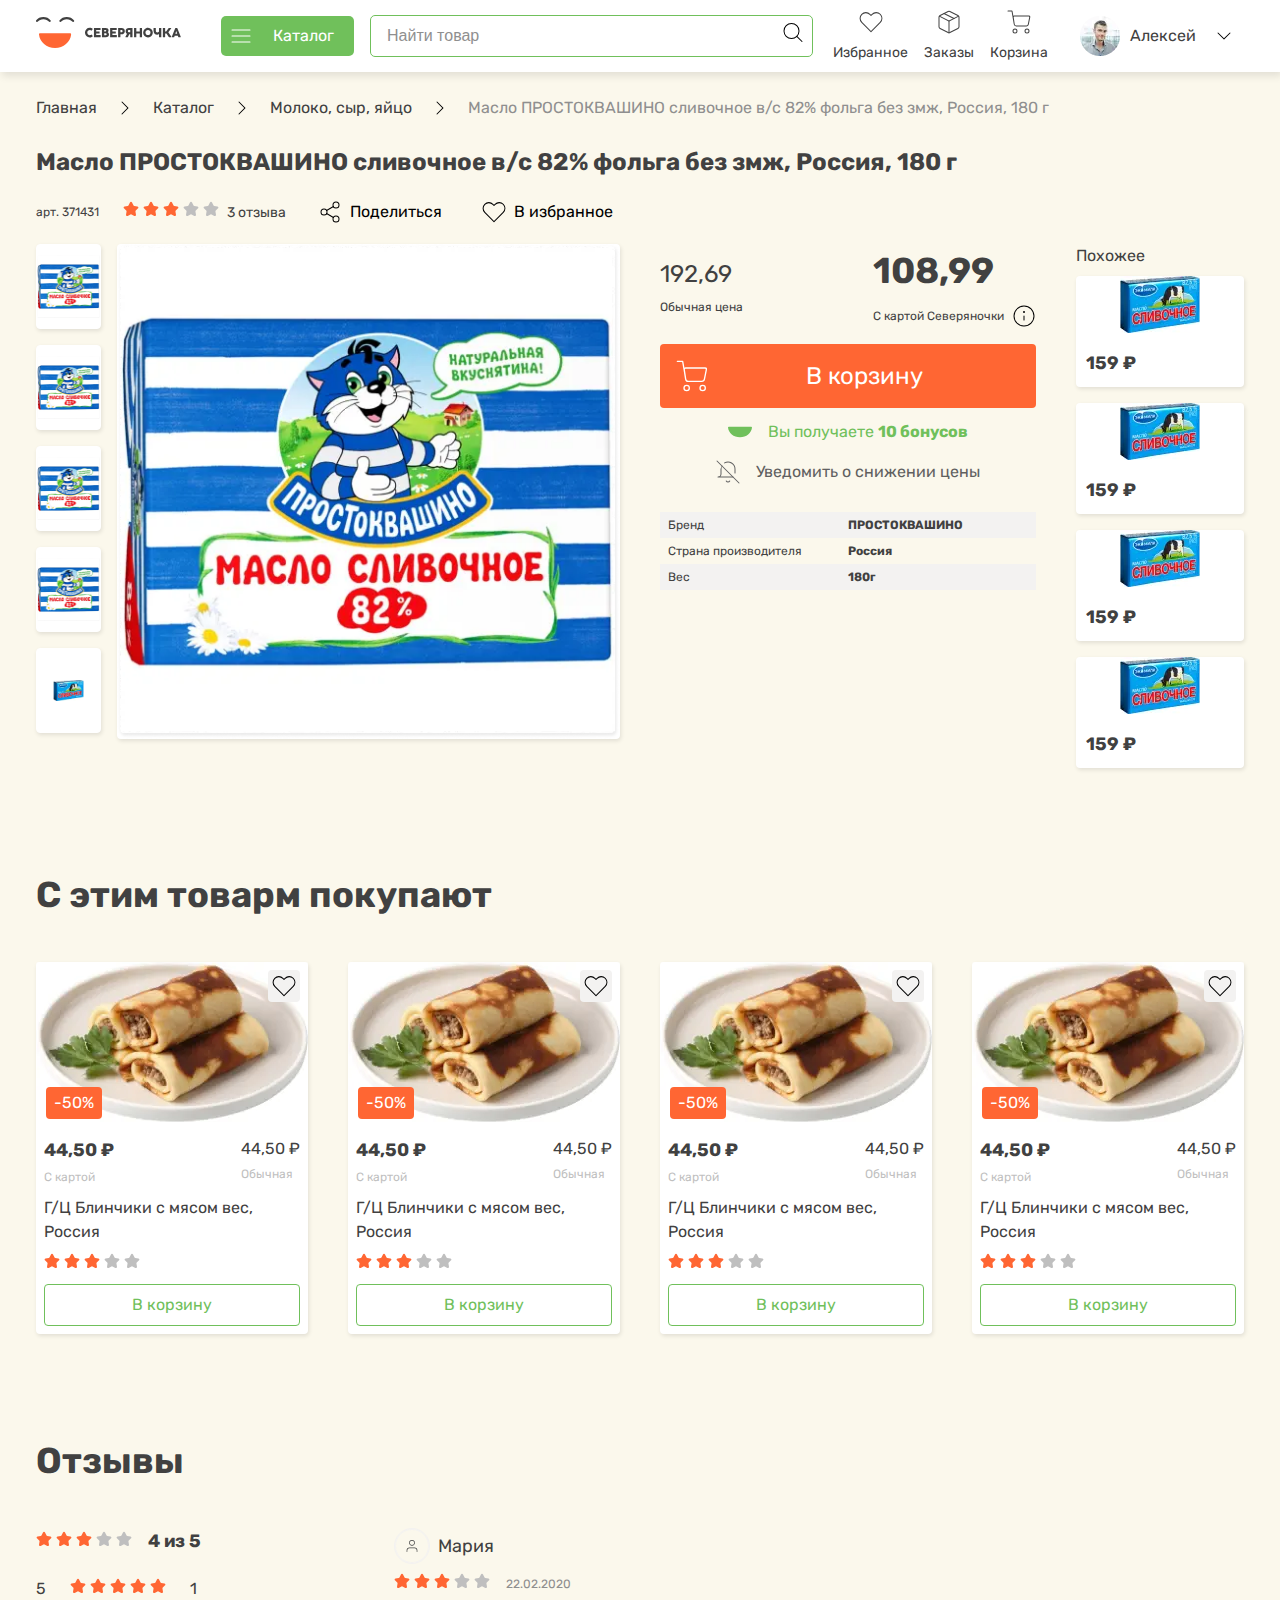
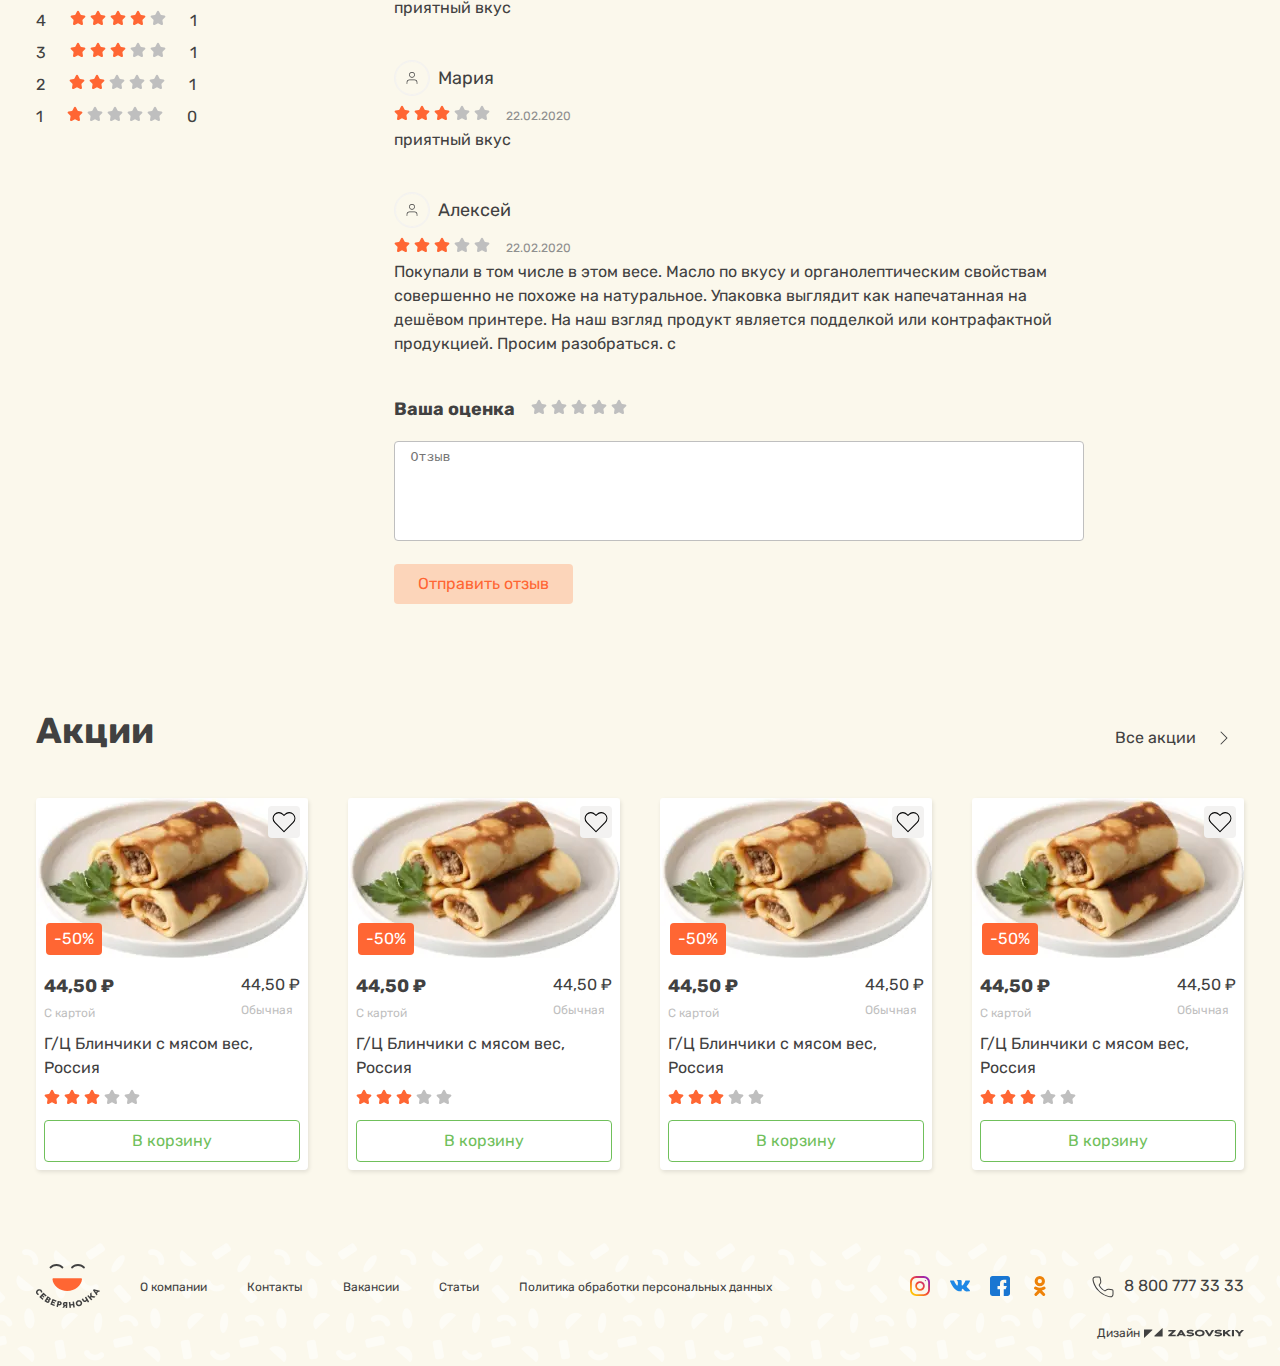
<file: product.html>
<!DOCTYPE html>
<html lang="ru">
<head>
  <meta charset="UTF-8">
<meta http-equiv="X-UA-Compatible" content="IE=edge">
<meta name="viewport" content="width=device-width, initial-scale=1.0">
<link rel="stylesheet" href="assets/css/reset.css">
<link rel="stylesheet" href="assets/css/style.css">
<link href="https://fonts.googleapis.com/css2?family=Rubik:wght@400;500;700&display=swap" rel="stylesheet">

  <link rel="stylesheet" href="assets/css/swiper.css">
  <title>Категории</title>
</head>
<body>
  <div class="wrapper">
    <header class="header ">
  <div class="container header__container">
    <a class="logo header__logo" href="index.html" aria-label="Логотип">
      <picture>
        <source media="(max-width: 1024.99px)" srcset="assets/images/logo-table.svg">
        <img src="assets/images/logo.svg" alt="Логотип">
      </picture>
    </a>
    <div class="menu">
      <a class="menu__btn" href="">
        <svg class='menu__btn-icon icon-box'>
          <use xlink:href='assets/images/sprite/sprite.svg#menu'></use>
        </svg>
        <span class="menu__btn-label">Каталог</span>
      </a>
      <div class="menu__list">
        <div class="container">
          <div class="menu__inner">
            <ul class="menu__col">
              <li class="menu__item">
                <a class="menu__link" href="" >Молоко, сыр, яйцо</a>
              </li>
              <li class="menu__item">
                <a class="menu__link" href="" >Хлеб</a>
              </li>
              <li class="menu__item">
                <a class="menu__link" href="" >Фрукты и овощи</a>
              </li>
              <li class="menu__item">
                <a class="menu__link" href="" >Замороженые продукты</a>
              </li>
            </ul>
            <ul class="menu__col">
              <li class="menu__item">
                <a class="menu__link" href="" >Наптики</a>
              </li>
              <li class="menu__item">
                <a class="menu__link" href="" >Кондитерские изделия</a>
              </li>
              <li class="menu__item">
                <a class="menu__link" href="" >Чай, кофе</a>
              </li>
            </ul>
            <ul class="menu__col">
              <li class="menu__item">
                <a class="menu__link" href="" >Бакалея</a>
              </li>
              <li class="menu__item">
                <a class="menu__link" href="" >Здоровые напитки</a>
              </li>
              <li class="menu__item">
                <a class="menu__link" href="" >Зоотовары</a>
              </li>
            </ul>
            <ul class="menu__col">
              <li class="menu__item">
                <a class="menu__link" href="" >Непродовольственные товары</a>
              </li>
              <li class="menu__item">
                <a class="menu__link" href="" >Детское питание</a>
              </li>
              <li class="menu__item">
                <a class="menu__link" href="" >Мясо, птица, колбаса</a>
              </li>
            </ul>
          </div>
        </div>
      </div>
    </div>
    <div class="search">
      <div class="search__field">
        <input class="search__input" type="text" placeholder="Найти товар">
        <button class="btn-reset search__btn">
          <svg class='search__btn-icon icon-box'>
            <use xlink:href='assets/images/sprite/sprite.svg#search'></use>
          </svg>
        </button>
      </div>
    </div>
    <nav class="header__nav header-nav">
      <ul class="header-nav__list">
        <li class="header-nav__item">
          <a class="btn-reset header-nav__link" href="category.html" >
            <svg class="header-nav__link-icon icon-box">
              <use xlink:href='assets/images/sprite/sprite.svg#menu'></use>
            </svg>
            <span class="header-nav__link-text">Каталог</span>
          </a>
        </li>
        <li class="header-nav__item">
          <a class="header-nav__link" href="favorites.html">
            <svg class="header-nav__link-icon icon-box">
              <use xlink:href='assets/images/sprite/sprite.svg#shape'></use>
            </svg>
            <span class="header-nav__link-text">Избранное</span>
          </a>
        </li>
        <li class="header-nav__item">
          <a class="header-nav__link" href="orders.html">
            <svg class="header-nav__link-icon icon-box icon-box">
              <use xlink:href='assets/images/sprite/sprite.svg#order'></use>
            </svg>
            <span class="header-nav__link-text">Заказы</span>
          </a>
        </li>
        <li class="header-nav__item">
          <a class="header-nav__link" href="basket.html">
            <svg class="header-nav__link-icon icon-box">
              <use xlink:href='assets/images/sprite/sprite.svg#shopping-cart'></use>
            </svg>
            <span class="header-nav__link-text">Корзина</span>
          </a>
        </li>
        <li class="header-nav__item">
          <a class="user-menu" href="">
            <img class="user-menu__avatar" src="assets/images/avatar.webp" alt="Алексей">
            <span class="user-menu__name">Алексей</span>
            <button class="btn-reset user-menu__arrow">
              <svg class='user-menu__arrow-icon icon-box'>
                <use xlink:href='assets/images/sprite/sprite.svg#chevron-down'></use>
              </svg>
            </button>
          </a>
        </li>
      </ul>
    </nav>
  </div>
</header>
      <main class="main">
        <section class="product">
            <div class="container">
                <ul class="breadcrambs">
                    <li>
                        <a href="index.html">Главная</a>
                        <svg class='icon-box'>
                            <use xlink:href='assets/images/sprite/sprite.svg#chevron-right'></use>
                        </svg>
                    </li>
                    <li>
                        <a href="category.html">Каталог</a>
                        <svg class='icon-box'>
                            <use xlink:href='assets/images/sprite/sprite.svg#chevron-right'></use>
                        </svg>
                    </li>
                    <li>
                        <a href="">Молоко, сыр, яйцо</a>
                        <svg class='icon-box'>
                            <use xlink:href='assets/images/sprite/sprite.svg#chevron-right'></use>
                        </svg>
                    </li>
                     <li>
                        <a>Масло ПРОСТОКВАШИНО сливочное в/с 82% фольга без змж, Россия, 180 г</a>
                    </li>
                </ul>
                <h1 class="product__name">Масло ПРОСТОКВАШИНО сливочное в/с 82% фольга без змж, Россия, 180 г</h1>
                <div class="product__stat">
                    <span class="product__art">арт. 371431</span>
                    <div class="product__rating rating">
                        <ul class="rating__list">
                            <li class="rating__star">
                                <svg class='icon-box rating__star-icon rating__star-icon-active' >
                                    <use xlink:href='assets/images/sprite/sprite.svg#star'></use>
                                </svg>
                            </li>
                            <li class="rating__star">
                                <svg class='icon-box rating__star-icon rating__star-icon-active' >
                                    <use xlink:href='assets/images/sprite/sprite.svg#star'></use>
                                </svg>
                            </li>
                            <li class="rating__star">
                                <svg class='icon-box rating__star-icon rating__star-icon-active' >
                                    <use xlink:href='assets/images/sprite/sprite.svg#star'></use>
                                </svg>
                            </li>
                            <li class="rating__star">
                                <svg class='icon-box rating__star-icon' >
                                    <use xlink:href='assets/images/sprite/sprite.svg#star'></use>
                                </svg>
                            </li>
                            <li class="rating__star">
                                <svg class='icon-box rating__star-icon ' >
                                    <use xlink:href='assets/images/sprite/sprite.svg#star'></use>
                                </svg>
                            </li>
                        </ul>
                        <a class="rating__label" href="#">3 отзыва</a>
                    </div>
                    <button class="btn-reset product__stat-btn product__share">
                        <svg class='icon-box'>
                            <use xlink:href='assets/images/sprite/sprite.svg#share'></use>
                        </svg>
                        <span>Поделиться</span>
                    </button>
                    <button class="btn-reset product__stat-btn  product__like">
                        <svg class='icon-box'>
                            <use xlink:href='assets/images/sprite/sprite.svg#shape'></use>
                        </svg>
                        <span>В избранное</span>
                    </button>
                </div>
                <div class="product__content">
                    <div class="product__images product-images">
                        <ul class="product-images__gallery">
                            <li class="product-images__gallery-item">
                                <img src="assets/images/product/01.webp" alt="">
                            </li>
                            <li class="product-images__gallery-item">
                                <img src="assets/images/product/01.webp" alt="">
                            </li>
                            <li class="product-images__gallery-item">
                                <img src="assets/images/product/01.webp" alt="">
                            </li>
                            <li class="product-images__gallery-item">
                                <img src="assets/images/product/01.webp" alt="">
                            </li>
                            <li class="product-images__gallery-item">
                                <img src="assets/images/product/02.webp" alt="">
                            </li>
                        </ul>
                        <div class="product-images__gallery-img">
                            <img src="assets/images/product/01.webp" alt="">
                        </div>
                    </div>
                    <div class="product__info">
                        <div class="product__price-wrap">
                            <div class="product__price-def">
                                <div class="product__price">192,69</div>
                                <div class="product__price-descr">Обычная цена</div>
                            </div>
                            <div class="product__price-cards">
                                <div class="product__price">108,99</div>
                                <div class="product__price-descr">
                                    <span>С картой Северяночки</span>
                                    <svg class='icon-box'>
                                        <use xlink:href='assets/images/sprite/sprite.svg#info'></use>
                                    </svg>
                                </div>
                            </div>
                        </div>
                        <div class="product__buy">
                            <button class="btn-reset product__buy-btn">
                                <svg class='icon-box'>
                                    <use xlink:href='assets/images/sprite/sprite.svg#shopping-cart'></use>
                                </svg>
                                <span>В корзину</span>
                            </button>
                            <div class="product__bonus bonus">
                                <svg class='icon-box'>
                                    <use xlink:href='assets/images/sprite/sprite.svg#atom'></use>
                                </svg>
                                <span>Вы получаете <b>10 бонусов</b></span>
                            </div>
                            <div class="product__notification">
                                <svg class='icon-box'>
                                    <use xlink:href='assets/images/sprite/sprite.svg#bell-off'></use>
                                </svg>
                                <span>Уведомить о снижении цены</span>
                            </div>
                        </div>
                        <div class="product__characteristics characteristics">
                            <ul class="characteristics__list">
                                <li class="characteristics__row">
                                    <div class="characteristics__col">Бренд</div>
                                    <div class="characteristics__col">ПРОСТОКВАШИНО</div>
                                </li>
                                <li class="characteristics__row">
                                    <div class="characteristics__col">Страна производителя</div>
                                    <div class="characteristics__col">Россия</div>
                                </li>
                                <li class="characteristics__row">
                                    <div class="characteristics__col">Вес</div>
                                    <div class="characteristics__col">180г</div>
                                </li>
                            </ul>
                        </div>
                    </div>
                    <div class="product__similar product-similar">
                        <div class="product-similar__title">Похожее</div>
                        <div class="product-similar__list">
                            <a class="product-similar__item">
                                <img class="product-similar__item-img" src="assets/images/product/02.webp" alt="">
                                <span class="product-similar__item-price">159</span>
                            </a>
                            <a class="product-similar__item">
                                <img class="product-similar__item-img" src="assets/images/product/02.webp" alt="">
                                <span class="product-similar__item-price">159</span>
                            </a>
                            <a class="product-similar__item">
                                <img class="product-similar__item-img" src="assets/images/product/02.webp" alt="">
                                <span class="product-similar__item-price">159</span>
                            </a>
                            <a class="product-similar__item">
                                <img class="product-similar__item-img" src="assets/images/product/02.webp" alt="">
                                <span class="product-similar__item-price">159</span>
                            </a>
                        </div>
                    </div>
                </div>
            </div>
            <div class="card-product">
                <div class="container">
                    <div class="card-product__top">
                        <h2 class="card-product__title title-2">С этим товарм покупают</h2>
                    </div>
                    <ul class="card-product__items">
                        <li class="card-product__item">
                            <article class="card">
                                <div class="card__img">
                                    <a class="card__img-link" href="product.html">
                                        <img src="assets/images/card/01.webp" alt="Г/Ц Блинчики с мясом вес, Россия">
                                    </a>
                                    <a class="card__tage" href="#">-50%</a>
                                    <button class="btn-reset card__like">
                                        <svg class='card__like-icon icon-box'>
                                            <use xlink:href='assets/images/sprite/sprite.svg#shape'></use>
                                        </svg>
                                    </button>
                                </div>
                                <div class="card__content">
                                    <div class="card__prices">
                                        <div class="card__price-box">
                                            <div class="card__price card__price-cards">44,50</div>
                                            <span class="card__price-descr">С картой</span>
                                        </div>
                                        <div class="card__price-box">
                                            <div class="card__price">44,50</div>
                                            <span class="card__price-descr">Обычная</span>
                                        </div>
                                    </div>
                                   <h3 class="card__title"><a href="product.html">Г/Ц Блинчики с мясом вес, Россия</a></h3>
                                   <div class="rating">
                                        <ul class="rating__list">
                                            <li class="rating__star">
                                                <svg class='icon-box rating__star-icon rating__star-icon-active' >
                                                    <use xlink:href='assets/images/sprite/sprite.svg#star'></use>
                                                </svg>
                                            </li>
                                            <li class="rating__star">
                                                <svg class='icon-box rating__star-icon rating__star-icon-active' >
                                                    <use xlink:href='assets/images/sprite/sprite.svg#star'></use>
                                                </svg>
                                            </li>
                                            <li class="rating__star">
                                                <svg class='icon-box rating__star-icon rating__star-icon-active' >
                                                    <use xlink:href='assets/images/sprite/sprite.svg#star'></use>
                                                </svg>
                                            </li>
                                            <li class="rating__star">
                                                <svg class='icon-box rating__star-icon ' >
                                                    <use xlink:href='assets/images/sprite/sprite.svg#star'></use>
                                                </svg>
                                            </li>
                                            <li class="rating__star">
                                                <svg class='icon-box rating__star-icon ' >
                                                    <use xlink:href='assets/images/sprite/sprite.svg#star'></use>
                                                </svg>
                                            </li>
                                        </ul>
                                    </div>
                                    <button class="btn-reset card__btn">В корзину</button>
                                </div>
                            </article>
                        </li>
                        <li class="card-product__item">
                            <article class="card">
                                <div class="card__img">
                                    <a class="card__img-link" href="product.html">
                                        <img src="assets/images/card/01.webp" alt="Г/Ц Блинчики с мясом вес, Россия">
                                    </a>
                                    <a class="card__tage" href="#">-50%</a>
                                    <button class="btn-reset card__like">
                                        <svg class='card__like-icon icon-box'>
                                            <use xlink:href='assets/images/sprite/sprite.svg#shape'></use>
                                        </svg>
                                    </button>
                                </div>
                                <div class="card__content">
                                    <div class="card__prices">
                                        <div class="card__price-box">
                                            <div class="card__price card__price-cards">44,50</div>
                                            <span class="card__price-descr">С картой</span>
                                        </div>
                                        <div class="card__price-box">
                                            <div class="card__price">44,50</div>
                                            <span class="card__price-descr">Обычная</span>
                                        </div>
                                    </div>
                                   <h3 class="card__title"><a href="product.html">Г/Ц Блинчики с мясом вес, Россия</a></h3>
                                   <div class="rating">
                                    <ul class="rating__list">
                                        <li class="rating__star">
                                            <svg class='icon-box rating__star-icon rating__star-icon-active' >
                                                <use xlink:href='assets/images/sprite/sprite.svg#star'></use>
                                            </svg>
                                        </li>
                                        <li class="rating__star">
                                            <svg class='icon-box rating__star-icon rating__star-icon-active' >
                                                <use xlink:href='assets/images/sprite/sprite.svg#star'></use>
                                            </svg>
                                        </li>
                                        <li class="rating__star">
                                            <svg class='icon-box rating__star-icon rating__star-icon-active' >
                                                <use xlink:href='assets/images/sprite/sprite.svg#star'></use>
                                            </svg>
                                        </li>
                                        <li class="rating__star">
                                            <svg class='icon-box rating__star-icon ' >
                                                <use xlink:href='assets/images/sprite/sprite.svg#star'></use>
                                            </svg>
                                        </li>
                                        <li class="rating__star">
                                            <svg class='icon-box rating__star-icon ' >
                                                <use xlink:href='assets/images/sprite/sprite.svg#star'></use>
                                            </svg>
                                        </li>
                                    </ul>
                                </div>
                                    <button class="btn-reset card__btn">В корзину</button>
                                </div>
                            </article>
                        </li>
                        <li class="card-product__item">
                            <article class="card">
                                <div class="card__img">
                                    <a class="card__img-link" href="product.html">
                                        <img src="assets/images/card/01.webp" alt="Г/Ц Блинчики с мясом вес, Россия">
                                    </a>
                                    <a class="card__tage" href="#">-50%</a>
                                    <button class="btn-reset card__like">
                                        <svg class='card__like-icon icon-box'>
                                            <use xlink:href='assets/images/sprite/sprite.svg#shape'></use>
                                        </svg>
                                    </button>
                                </div>
                                <div class="card__content">
                                    <div class="card__prices">
                                        <div class="card__price-box">
                                            <div class="card__price card__price-cards">44,50</div>
                                            <span class="card__price-descr">С картой</span>
                                        </div>
                                        <div class="card__price-box">
                                            <div class="card__price">44,50</div>
                                            <span class="card__price-descr">Обычная</span>
                                        </div>
                                    </div>
                                   <h3 class="card__title"><a href="product.html">Г/Ц Блинчики с мясом вес, Россия</a></h3>
                                   <div class="rating">
                                    <ul class="rating__list">
                                        <li class="rating__star">
                                            <svg class='icon-box rating__star-icon rating__star-icon-active' >
                                                <use xlink:href='assets/images/sprite/sprite.svg#star'></use>
                                            </svg>
                                        </li>
                                        <li class="rating__star">
                                            <svg class='icon-box rating__star-icon rating__star-icon-active' >
                                                <use xlink:href='assets/images/sprite/sprite.svg#star'></use>
                                            </svg>
                                        </li>
                                        <li class="rating__star">
                                            <svg class='icon-box rating__star-icon rating__star-icon-active' >
                                                <use xlink:href='assets/images/sprite/sprite.svg#star'></use>
                                            </svg>
                                        </li>
                                        <li class="rating__star">
                                            <svg class='icon-box rating__star-icon ' >
                                                <use xlink:href='assets/images/sprite/sprite.svg#star'></use>
                                            </svg>
                                        </li>
                                        <li class="rating__star">
                                            <svg class='icon-box rating__star-icon ' >
                                                <use xlink:href='assets/images/sprite/sprite.svg#star'></use>
                                            </svg>
                                        </li>
                                    </ul>
                                </div>
                                    <button class="btn-reset card__btn">В корзину</button>
                                </div>
                            </article>
                        </li>
                        <li class="card-product__item">
                            <article class="card">
                                <div class="card__img">
                                    <a class="card__img-link" href="product.html">
                                        <img src="assets/images/card/01.webp" alt="Г/Ц Блинчики с мясом вес, Россия">
                                    </a>
                                    <a class="card__tage" href="#">-50%</a>
                                    <button class="btn-reset card__like">
                                        <svg class='card__like-icon icon-box'>
                                            <use xlink:href='assets/images/sprite/sprite.svg#shape'></use>
                                        </svg>
                                    </button>
                                </div>
                                <div class="card__content">
                                    <div class="card__prices">
                                        <div class="card__price-box">
                                            <div class="card__price card__price-cards">44,50</div>
                                            <span class="card__price-descr">С картой</span>
                                        </div>
                                        <div class="card__price-box">
                                            <div class="card__price">44,50</div>
                                            <span class="card__price-descr">Обычная</span>
                                        </div>
                                    </div>
                                   <h3 class="card__title"><a href="product.html">Г/Ц Блинчики с мясом вес, Россия</a></h3>
                                   <div class="rating">
                                    <ul class="rating__list">
                                        <li class="rating__star">
                                            <svg class='icon-box rating__star-icon rating__star-icon-active' >
                                                <use xlink:href='assets/images/sprite/sprite.svg#star'></use>
                                            </svg>
                                        </li>
                                        <li class="rating__star">
                                            <svg class='icon-box rating__star-icon rating__star-icon-active' >
                                                <use xlink:href='assets/images/sprite/sprite.svg#star'></use>
                                            </svg>
                                        </li>
                                        <li class="rating__star">
                                            <svg class='icon-box rating__star-icon rating__star-icon-active' >
                                                <use xlink:href='assets/images/sprite/sprite.svg#star'></use>
                                            </svg>
                                        </li>
                                        <li class="rating__star">
                                            <svg class='icon-box rating__star-icon ' >
                                                <use xlink:href='assets/images/sprite/sprite.svg#star'></use>
                                            </svg>
                                        </li>
                                        <li class="rating__star">
                                            <svg class='icon-box rating__star-icon ' >
                                                <use xlink:href='assets/images/sprite/sprite.svg#star'></use>
                                            </svg>
                                        </li>
                                    </ul>
                                </div>
                                    <button class="btn-reset card__btn">В корзину</button>
                                </div>
                            </article>
                        </li>
                    </ul>
                </div>
            </div>
            <div class="reviews">
                <div class="container">
                    <h2 class="reviews__title title-2">Отзывы</h2>
                    <div class="reviews__body">
                        <div class="reviews__rating reviews-rating">
                            <div class="reviews-rating__top">
                                <div class="rating">
                                    <ul class="rating__list">
                                        <li class="rating__star">
                                            <svg class='icon-box rating__star-icon rating__star-icon-active' >
                                                <use xlink:href='assets/images/sprite/sprite.svg#star'></use>
                                            </svg>
                                        </li>
                                        <li class="rating__star">
                                            <svg class='icon-box rating__star-icon rating__star-icon-active' >
                                                <use xlink:href='assets/images/sprite/sprite.svg#star'></use>
                                            </svg>
                                        </li>
                                        <li class="rating__star">
                                            <svg class='icon-box rating__star-icon rating__star-icon-active' >
                                                <use xlink:href='assets/images/sprite/sprite.svg#star'></use>
                                            </svg>
                                        </li>
                                        <li class="rating__star">
                                            <svg class='icon-box rating__star-icon ' >
                                                <use xlink:href='assets/images/sprite/sprite.svg#star'></use>
                                            </svg>
                                        </li>
                                        <li class="rating__star">
                                            <svg class='icon-box rating__star-icon ' >
                                                <use xlink:href='assets/images/sprite/sprite.svg#star'></use>
                                            </svg>
                                        </li>
                                    </ul>
                                </div>
                                <span class="reviews-rating__label">4 из 5</span>
                            </div>
                            <ul class="reviews-rating__list">
                                <li class="reviews-rating__list-item">
                                    <span>5</span>
                                    <div class="rating">
                                        <ul class="rating__list">
                                            <li class="rating__star">
                                                <svg class='icon-box rating__star-icon rating__star-icon-active' >
                                                    <use xlink:href='assets/images/sprite/sprite.svg#star'></use>
                                                </svg>
                                            </li>
                                            <li class="rating__star">
                                                <svg class='icon-box rating__star-icon rating__star-icon-active' >
                                                    <use xlink:href='assets/images/sprite/sprite.svg#star'></use>
                                                </svg>
                                            </li>
                                            <li class="rating__star">
                                                <svg class='icon-box rating__star-icon rating__star-icon-active' >
                                                    <use xlink:href='assets/images/sprite/sprite.svg#star'></use>
                                                </svg>
                                            </li>
                                            <li class="rating__star">
                                                <svg class='icon-box rating__star-icon rating__star-icon-active' >
                                                    <use xlink:href='assets/images/sprite/sprite.svg#star'></use>
                                                </svg>
                                            </li>
                                            <li class="rating__star">
                                                <svg class='icon-box rating__star-icon rating__star-icon-active' >
                                                    <use xlink:href='assets/images/sprite/sprite.svg#star'></use>
                                                </svg>
                                            </li>
                                        </ul>
                                    </div>
                                    <span>1</span>
                                </li>
                                <li class="reviews-rating__list-item">
                                    <span>4</span>
                                    <div class="rating">
                                        <ul class="rating__list">
                                            <li class="rating__star">
                                                <svg class='icon-box rating__star-icon rating__star-icon-active' >
                                                    <use xlink:href='assets/images/sprite/sprite.svg#star'></use>
                                                </svg>
                                            </li>
                                            <li class="rating__star">
                                                <svg class='icon-box rating__star-icon rating__star-icon-active' >
                                                    <use xlink:href='assets/images/sprite/sprite.svg#star'></use>
                                                </svg>
                                            </li>
                                            <li class="rating__star">
                                                <svg class='icon-box rating__star-icon rating__star-icon-active' >
                                                    <use xlink:href='assets/images/sprite/sprite.svg#star'></use>
                                                </svg>
                                            </li>
                                            <li class="rating__star">
                                                <svg class='icon-box rating__star-icon rating__star-icon-active' >
                                                    <use xlink:href='assets/images/sprite/sprite.svg#star'></use>
                                                </svg>
                                            </li>
                                            <li class="rating__star">
                                                <svg class='icon-box rating__star-icon ' >
                                                    <use xlink:href='assets/images/sprite/sprite.svg#star'></use>
                                                </svg>
                                            </li>
                                        </ul>
                                    </div>
                                    <span>1</span>
                                </li>
                                <li class="reviews-rating__list-item">
                                    <span>3</span>
                                    <div class="rating">
                                        <ul class="rating__list">
                                            <li class="rating__star">
                                                <svg class='icon-box rating__star-icon rating__star-icon-active' >
                                                    <use xlink:href='assets/images/sprite/sprite.svg#star'></use>
                                                </svg>
                                            </li>
                                            <li class="rating__star">
                                                <svg class='icon-box rating__star-icon rating__star-icon-active' >
                                                    <use xlink:href='assets/images/sprite/sprite.svg#star'></use>
                                                </svg>
                                            </li>
                                            <li class="rating__star">
                                                <svg class='icon-box rating__star-icon rating__star-icon-active' >
                                                    <use xlink:href='assets/images/sprite/sprite.svg#star'></use>
                                                </svg>
                                            </li>
                                            <li class="rating__star">
                                                <svg class='icon-box rating__star-icon ' >
                                                    <use xlink:href='assets/images/sprite/sprite.svg#star'></use>
                                                </svg>
                                            </li>
                                            <li class="rating__star">
                                                <svg class='icon-box rating__star-icon ' >
                                                    <use xlink:href='assets/images/sprite/sprite.svg#star'></use>
                                                </svg>
                                            </li>
                                        </ul>
                                    </div>
                                    <span>1</span>
                                </li>
                                <li class="reviews-rating__list-item">
                                    <span>2</span>
                                    <div class="rating">
                                        <ul class="rating__list">
                                            <li class="rating__star">
                                                <svg class='icon-box rating__star-icon rating__star-icon-active' >
                                                    <use xlink:href='assets/images/sprite/sprite.svg#star'></use>
                                                </svg>
                                            </li>
                                            <li class="rating__star">
                                                <svg class='icon-box rating__star-icon rating__star-icon-active' >
                                                    <use xlink:href='assets/images/sprite/sprite.svg#star'></use>
                                                </svg>
                                            </li>
                                            <li class="rating__star">
                                                <svg class='icon-box rating__star-icon ' >
                                                    <use xlink:href='assets/images/sprite/sprite.svg#star'></use>
                                                </svg>
                                            </li>
                                            <li class="rating__star">
                                                <svg class='icon-box rating__star-icon ' >
                                                    <use xlink:href='assets/images/sprite/sprite.svg#star'></use>
                                                </svg>
                                            </li>
                                            <li class="rating__star">
                                                <svg class='icon-box rating__star-icon ' >
                                                    <use xlink:href='assets/images/sprite/sprite.svg#star'></use>
                                                </svg>
                                            </li>
                                        </ul>
                                    </div>
                                    <span>1</span>
                                </li>
                                <li class="reviews-rating__list-item">
                                    <span>1</span>
                                    <div class="rating">
                                        <ul class="rating__list">
                                            <li class="rating__star">
                                                <svg class='icon-box rating__star-icon rating__star-icon-active' >
                                                    <use xlink:href='assets/images/sprite/sprite.svg#star'></use>
                                                </svg>
                                            </li>
                                            <li class="rating__star">
                                                <svg class='icon-box rating__star-icon' >
                                                    <use xlink:href='assets/images/sprite/sprite.svg#star'></use>
                                                </svg>
                                            </li>
                                            <li class="rating__star">
                                                <svg class='icon-box rating__star-icon' >
                                                    <use xlink:href='assets/images/sprite/sprite.svg#star'></use>
                                                </svg>
                                            </li>
                                            <li class="rating__star">
                                                <svg class='icon-box rating__star-icon ' >
                                                    <use xlink:href='assets/images/sprite/sprite.svg#star'></use>
                                                </svg>
                                            </li>
                                            <li class="rating__star">
                                                <svg class='icon-box rating__star-icon ' >
                                                    <use xlink:href='assets/images/sprite/sprite.svg#star'></use>
                                                </svg>
                                            </li>
                                        </ul>
                                    </div>
                                    <span>0</span>
                                </li>
                            </ul>
                        </div>
                        <div class="reviews__comments">
                            <ul class="reviews__list">
                                <li class="reviews__list-item item-reviews">
                                    <div class="item-reviews__top">
                                        <img class="item-reviews__avatar" src="assets/images/coment-avater.svg" alt="Мария">
                                        <div class="item-reviews__name">Мария</div>
                                    </div>
                                    <div class="item-reviews__stat">
                                        <div class="item-reviews__rating rating">
                                            <ul class="rating__list">
                                                <li class="rating__star">
                                                    <svg class='icon-box rating__star-icon rating__star-icon-active' >
                                                        <use xlink:href='assets/images/sprite/sprite.svg#star'></use>
                                                    </svg>
                                                </li>
                                                <li class="rating__star">
                                                    <svg class='icon-box rating__star-icon rating__star-icon-active' >
                                                        <use xlink:href='assets/images/sprite/sprite.svg#star'></use>
                                                    </svg>
                                                </li>
                                                <li class="rating__star">
                                                    <svg class='icon-box rating__star-icon rating__star-icon-active' >
                                                        <use xlink:href='assets/images/sprite/sprite.svg#star'></use>
                                                    </svg>
                                                </li>
                                                <li class="rating__star">
                                                    <svg class='icon-box rating__star-icon ' >
                                                        <use xlink:href='assets/images/sprite/sprite.svg#star'></use>
                                                    </svg>
                                                </li>
                                                <li class="rating__star">
                                                    <svg class='icon-box rating__star-icon ' >
                                                        <use xlink:href='assets/images/sprite/sprite.svg#star'></use>
                                                    </svg>
                                                </li>
                                            </ul>
                                        </div>
                                        <span class="item-reviews__date">22.02.2020</span>
                                    </div>
                                    <div class="item-reviews__text">приятный вкус</div>
                                </li>
                                <li class="reviews__list-item item-reviews">
                                    <div class="item-reviews__top">
                                        <img class="item-reviews__avatar" src="assets/images/coment-avater.svg" alt="Мария">
                                        <div class="item-reviews__name">Мария</div>
                                    </div>
                                    <div class="item-reviews__stat">
                                        <div class="item-reviews__rating rating">
                                            <ul class="rating__list">
                                                <li class="rating__star">
                                                    <svg class='icon-box rating__star-icon rating__star-icon-active' >
                                                        <use xlink:href='assets/images/sprite/sprite.svg#star'></use>
                                                    </svg>
                                                </li>
                                                <li class="rating__star">
                                                    <svg class='icon-box rating__star-icon rating__star-icon-active' >
                                                        <use xlink:href='assets/images/sprite/sprite.svg#star'></use>
                                                    </svg>
                                                </li>
                                                <li class="rating__star">
                                                    <svg class='icon-box rating__star-icon rating__star-icon-active' >
                                                        <use xlink:href='assets/images/sprite/sprite.svg#star'></use>
                                                    </svg>
                                                </li>
                                                <li class="rating__star">
                                                    <svg class='icon-box rating__star-icon ' >
                                                        <use xlink:href='assets/images/sprite/sprite.svg#star'></use>
                                                    </svg>
                                                </li>
                                                <li class="rating__star">
                                                    <svg class='icon-box rating__star-icon ' >
                                                        <use xlink:href='assets/images/sprite/sprite.svg#star'></use>
                                                    </svg>
                                                </li>
                                            </ul>
                                        </div>
                                        <span class="item-reviews__date">22.02.2020</span>
                                    </div>
                                    <div class="item-reviews__text">приятный вкус</div>
                                </li>
                                <li class="reviews__list-item item-reviews">
                                    <div class="item-reviews__top">
                                        <img class="item-reviews__avatar" src="assets/images/coment-avater.svg" alt="Мария">
                                        <div class="item-reviews__name">Алексей</div>
                                    </div>
                                    <div class="item-reviews__stat">
                                        <div class="item-reviews__rating rating">
                                            <ul class="rating__list">
                                                <li class="rating__star">
                                                    <svg class='icon-box rating__star-icon rating__star-icon-active' >
                                                        <use xlink:href='assets/images/sprite/sprite.svg#star'></use>
                                                    </svg>
                                                </li>
                                                <li class="rating__star">
                                                    <svg class='icon-box rating__star-icon rating__star-icon-active' >
                                                        <use xlink:href='assets/images/sprite/sprite.svg#star'></use>
                                                    </svg>
                                                </li>
                                                <li class="rating__star">
                                                    <svg class='icon-box rating__star-icon rating__star-icon-active' >
                                                        <use xlink:href='assets/images/sprite/sprite.svg#star'></use>
                                                    </svg>
                                                </li>
                                                <li class="rating__star">
                                                    <svg class='icon-box rating__star-icon ' >
                                                        <use xlink:href='assets/images/sprite/sprite.svg#star'></use>
                                                    </svg>
                                                </li>
                                                <li class="rating__star">
                                                    <svg class='icon-box rating__star-icon ' >
                                                        <use xlink:href='assets/images/sprite/sprite.svg#star'></use>
                                                    </svg>
                                                </li>
                                            </ul>
                                        </div>
                                        <span class="item-reviews__date">22.02.2020</span>
                                    </div>
                                    <div class="item-reviews__text">Покупали в том числе в этом весе. Масло по вкусу и органолептическим свойствам совершенно не похоже на натуральное. Упаковка выглядит как напечатанная на дешёвом принтере. На наш взгляд продукт является подделкой или контрафактной продукцией. Просим разобраться.
                                        с</div>
                                </li>
                            </ul>
                            <form class="reviews__form reviews-form" action="" method="get">
                                <div class="reviews-form__top">
                                    <div class="reviews-form__title">Ваша оценка</div>
                                    <div class="reviews-form__rating">
                                        <label class="reviews-form__rating-star" for="">
                                            <input type="checkbox" name="rating">
                                            <svg class='icon-box rating__star-icon' >
                                                <use xlink:href='assets/images/sprite/sprite.svg#star'></use>
                                            </svg>
                                        </label>
                                        <label class="reviews-form__rating-star" for="">
                                            <input type="checkbox" name="rating">
                                            <svg class='icon-box rating__star-icon' >
                                                <use xlink:href='assets/images/sprite/sprite.svg#star'></use>
                                            </svg>
                                        </label>
                                        <label class="reviews-form__rating-star" for="">
                                            <input type="checkbox" name="rating">
                                            <svg class='icon-box rating__star-icon' >
                                                <use xlink:href='assets/images/sprite/sprite.svg#star'></use>
                                            </svg>
                                        </label>
                                        <label class="reviews-form__rating-star" for="">
                                            <input type="checkbox" name="rating">
                                            <svg class='icon-box rating__star-icon' >
                                                <use xlink:href='assets/images/sprite/sprite.svg#star'></use>
                                            </svg>
                                        </label>
                                        <label class="reviews-form__rating-star" for="">
                                            <input type="checkbox" name="rating">
                                            <svg class='icon-box rating__star-icon' >
                                                <use xlink:href='assets/images/sprite/sprite.svg#star'></use>
                                            </svg>
                                        </label>
                                    </div>
                                </div>
                                <textarea class="reviews-form__text" name="reviews" id="" placeholder="Отзыв"></textarea>
                                <button class="btn-reset reviews-form__btn" type="submit">Отправить отзыв</button>
                            </form>
                        </div>
                    </div>
                </div>
            </div>
            <div class="card-product">
                <div class="container">
                    <div class="card-product__top">
                        <h2 class="card-product__title title-2">Акции</h2>
                        <a class="card-product__more" href="">
                            <span>Все акции</span>
                            <svg class='card-product__more-icon icon-box'>
                                <use xlink:href='assets/images/sprite/sprite.svg#chevron-right'></use>
                            </svg>
                        </a>
                    </div>
                    <ul class="card-product__items">
                        <li class="card-product__item">
                            <article class="card">
                                <div class="card__img">
                                    <a class="card__img-link" href="product.html">
                                        <img src="assets/images/card/01.webp" alt="Г/Ц Блинчики с мясом вес, Россия">
                                    </a>
                                    <a class="card__tage" href="#">-50%</a>
                                    <button class="btn-reset card__like">
                                        <svg class='card__like-icon icon-box'>
                                            <use xlink:href='assets/images/sprite/sprite.svg#shape'></use>
                                        </svg>
                                    </button>
                                </div>
                                <div class="card__content">
                                    <div class="card__prices">
                                        <div class="card__price-box">
                                            <div class="card__price card__price-cards">44,50</div>
                                            <span class="card__price-descr">С картой</span>
                                        </div>
                                        <div class="card__price-box">
                                            <div class="card__price">44,50</div>
                                            <span class="card__price-descr">Обычная</span>
                                        </div>
                                    </div>
                                   <h3 class="card__title"><a href="product.html">Г/Ц Блинчики с мясом вес, Россия</a></h3>
                                   <div class="rating">
                                        <ul class="rating__list">
                                            <li class="rating__star">
                                                <svg class='icon-box rating__star-icon rating__star-icon-active' >
                                                    <use xlink:href='assets/images/sprite/sprite.svg#star'></use>
                                                </svg>
                                            </li>
                                            <li class="rating__star">
                                                <svg class='icon-box rating__star-icon rating__star-icon-active' >
                                                    <use xlink:href='assets/images/sprite/sprite.svg#star'></use>
                                                </svg>
                                            </li>
                                            <li class="rating__star">
                                                <svg class='icon-box rating__star-icon rating__star-icon-active' >
                                                    <use xlink:href='assets/images/sprite/sprite.svg#star'></use>
                                                </svg>
                                            </li>
                                            <li class="rating__star">
                                                <svg class='icon-box rating__star-icon ' >
                                                    <use xlink:href='assets/images/sprite/sprite.svg#star'></use>
                                                </svg>
                                            </li>
                                            <li class="rating__star">
                                                <svg class='icon-box rating__star-icon ' >
                                                    <use xlink:href='assets/images/sprite/sprite.svg#star'></use>
                                                </svg>
                                            </li>
                                        </ul>
                                    </div>
                                    <button class="btn-reset card__btn">В корзину</button>
                                </div>
                            </article>
                        </li>
                        <li class="card-product__item">
                            <article class="card">
                                <div class="card__img">
                                    <a class="card__img-link" href="product.html">
                                        <img src="assets/images/card/01.webp" alt="Г/Ц Блинчики с мясом вес, Россия">
                                    </a>
                                    <a class="card__tage" href="#">-50%</a>
                                    <button class="btn-reset card__like">
                                        <svg class='card__like-icon icon-box'>
                                            <use xlink:href='assets/images/sprite/sprite.svg#shape'></use>
                                        </svg>
                                    </button>
                                </div>
                                <div class="card__content">
                                    <div class="card__prices">
                                        <div class="card__price-box">
                                            <div class="card__price card__price-cards">44,50</div>
                                            <span class="card__price-descr">С картой</span>
                                        </div>
                                        <div class="card__price-box">
                                            <div class="card__price">44,50</div>
                                            <span class="card__price-descr">Обычная</span>
                                        </div>
                                    </div>
                                   <h3 class="card__title"><a href="product.html">Г/Ц Блинчики с мясом вес, Россия</a></h3>
                                   <div class="rating">
                                        <ul class="rating__list">
                                            <li class="rating__star">
                                                <svg class='icon-box rating__star-icon rating__star-icon-active' >
                                                    <use xlink:href='assets/images/sprite/sprite.svg#star'></use>
                                                </svg>
                                            </li>
                                            <li class="rating__star">
                                                <svg class='icon-box rating__star-icon rating__star-icon-active' >
                                                    <use xlink:href='assets/images/sprite/sprite.svg#star'></use>
                                                </svg>
                                            </li>
                                            <li class="rating__star">
                                                <svg class='icon-box rating__star-icon rating__star-icon-active' >
                                                    <use xlink:href='assets/images/sprite/sprite.svg#star'></use>
                                                </svg>
                                            </li>
                                            <li class="rating__star">
                                                <svg class='icon-box rating__star-icon ' >
                                                    <use xlink:href='assets/images/sprite/sprite.svg#star'></use>
                                                </svg>
                                            </li>
                                            <li class="rating__star">
                                                <svg class='icon-box rating__star-icon ' >
                                                    <use xlink:href='assets/images/sprite/sprite.svg#star'></use>
                                                </svg>
                                            </li>
                                        </ul>
                                    </div>
                                    <button class="btn-reset card__btn">В корзину</button>
                                </div>
                            </article>
                        </li>
                        <li class="card-product__item">
                            <article class="card">
                                <div class="card__img">
                                    <a class="card__img-link" href="product.html">
                                        <img src="assets/images/card/01.webp" alt="Г/Ц Блинчики с мясом вес, Россия">
                                    </a>
                                    <a class="card__tage" href="#">-50%</a>
                                    <button class="btn-reset card__like">
                                        <svg class='card__like-icon icon-box'>
                                            <use xlink:href='assets/images/sprite/sprite.svg#shape'></use>
                                        </svg>
                                    </button>
                                </div>
                                <div class="card__content">
                                    <div class="card__prices">
                                        <div class="card__price-box">
                                            <div class="card__price card__price-cards">44,50</div>
                                            <span class="card__price-descr">С картой</span>
                                        </div>
                                        <div class="card__price-box">
                                            <div class="card__price">44,50</div>
                                            <span class="card__price-descr">Обычная</span>
                                        </div>
                                    </div>
                                   <h3 class="card__title"><a href="product.html">Г/Ц Блинчики с мясом вес, Россия</a></h3>
                                   <div class="rating">
                                        <ul class="rating__list">
                                            <li class="rating__star">
                                                <svg class='icon-box rating__star-icon rating__star-icon-active' >
                                                    <use xlink:href='assets/images/sprite/sprite.svg#star'></use>
                                                </svg>
                                            </li>
                                            <li class="rating__star">
                                                <svg class='icon-box rating__star-icon rating__star-icon-active' >
                                                    <use xlink:href='assets/images/sprite/sprite.svg#star'></use>
                                                </svg>
                                            </li>
                                            <li class="rating__star">
                                                <svg class='icon-box rating__star-icon rating__star-icon-active' >
                                                    <use xlink:href='assets/images/sprite/sprite.svg#star'></use>
                                                </svg>
                                            </li>
                                            <li class="rating__star">
                                                <svg class='icon-box rating__star-icon ' >
                                                    <use xlink:href='assets/images/sprite/sprite.svg#star'></use>
                                                </svg>
                                            </li>
                                            <li class="rating__star">
                                                <svg class='icon-box rating__star-icon ' >
                                                    <use xlink:href='assets/images/sprite/sprite.svg#star'></use>
                                                </svg>
                                            </li>
                                        </ul>
                                    </div>
                                    <button class="btn-reset card__btn">В корзину</button>
                                </div>
                            </article>
                        </li>
                        <li class="card-product__item">
                            <article class="card">
                                <div class="card__img">
                                    <a class="card__img-link" href="product.html">
                                        <img src="assets/images/card/01.webp" alt="Г/Ц Блинчики с мясом вес, Россия">
                                    </a>
                                    <a class="card__tage" href="#">-50%</a>
                                    <button class="btn-reset card__like">
                                        <svg class='card__like-icon icon-box'>
                                            <use xlink:href='assets/images/sprite/sprite.svg#shape'></use>
                                        </svg>
                                    </button>
                                </div>
                                <div class="card__content">
                                    <div class="card__prices">
                                        <div class="card__price-box">
                                            <div class="card__price card__price-cards">44,50</div>
                                            <span class="card__price-descr">С картой</span>
                                        </div>
                                        <div class="card__price-box">
                                            <div class="card__price">44,50</div>
                                            <span class="card__price-descr">Обычная</span>
                                        </div>
                                    </div>
                                   <h3 class="card__title"><a href="product.html">Г/Ц Блинчики с мясом вес, Россия</a></h3>
                                   <div class="rating">
                                    <ul class="rating__list">
                                        <li class="rating__star">
                                            <svg class='icon-box rating__star-icon rating__star-icon-active' >
                                                <use xlink:href='assets/images/sprite/sprite.svg#star'></use>
                                            </svg>
                                        </li>
                                        <li class="rating__star">
                                            <svg class='icon-box rating__star-icon rating__star-icon-active' >
                                                <use xlink:href='assets/images/sprite/sprite.svg#star'></use>
                                            </svg>
                                        </li>
                                        <li class="rating__star">
                                            <svg class='icon-box rating__star-icon rating__star-icon-active' >
                                                <use xlink:href='assets/images/sprite/sprite.svg#star'></use>
                                            </svg>
                                        </li>
                                        <li class="rating__star">
                                            <svg class='icon-box rating__star-icon ' >
                                                <use xlink:href='assets/images/sprite/sprite.svg#star'></use>
                                            </svg>
                                        </li>
                                        <li class="rating__star">
                                            <svg class='icon-box rating__star-icon ' >
                                                <use xlink:href='assets/images/sprite/sprite.svg#star'></use>
                                            </svg>
                                        </li>
                                    </ul>
                                </div>
                                    <button class="btn-reset card__btn">В корзину</button>
                                </div>
                            </article>
                        </li>
                    </ul>
                </div>
            </div>
        </section>
      </main>
    <footer class="footer">
  <div class="container">
    <div class="footer__top">
      <img src="assets/images/footer-logo.svg" alt="Логотип">
      <nav class="footer-nav">
        <ul class="footer-nav__list">
            <li class="footer-nav__item">
              <a class="footer-nav__link" href="about-us.html">О компании</a>
            </li>
            <li class="footer-nav__item">
              <a class="footer-nav__link" href="contact.html">Контакты</a>
            </li>
            <li class="footer-nav__item">
              <a class="footer-nav__link" href="vacansy.html">Вакансии</a>
            </li>
            <li class="footer-nav__item">
              <a class="footer-nav__link" href="#">Статьи</a>
            </li>
            <li class="footer-nav__item">
              <a class="footer-nav__link" href="#">Политика обработки персональных данных</a>
            </li>
          </ul>
      </nav>
      <ul class="footer__social social">
        <li class="social__item">
          <a class="social__link" href="#">
            <img src="assets/images/instagram.svg" alt="instagram">
          </a>
        </li>
        <li class="social__item">
          <a class="social__link" href="#">
            <img src="assets/images/vk.svg" alt="vkontacte">
          </a>
        </li>
        <li class="social__item">
          <a class="social__link" href="#">
            <img src="assets/images/facebook.svg" alt="facebook">
          </a>
        </li>
        <li class="social__item">
          <a class="social__link" href="#">
            <img src="assets/images/ok.svg" alt="ok">
          </a>
        </li>
      </ul>
      <a class="footer__tel" href="#">
        <svg class='footer__tel-icon icon-box'>
          <use xlink:href='assets/images/sprite/sprite.svg#phone'></use>
        </svg>
        <span>8 800 777 33 33</span>
      </a>
    </div>
    <div class="footer__bottom">
      <div class="footer__dezing">
        <span>Дизайн</span>
        <svg class='footer__dezing-icon'>
          <use xlink:href='assets/images/sprite/sprite.svg#logo-zasovkiy'></use>
        </svg>
      </div>
    </div>
  </div>
</footer>
  </div>
  
<script src="assets/js/main.js"></script>

  <script src="/assets/js/swiper.js"></script>
</body>
</html>
</file>
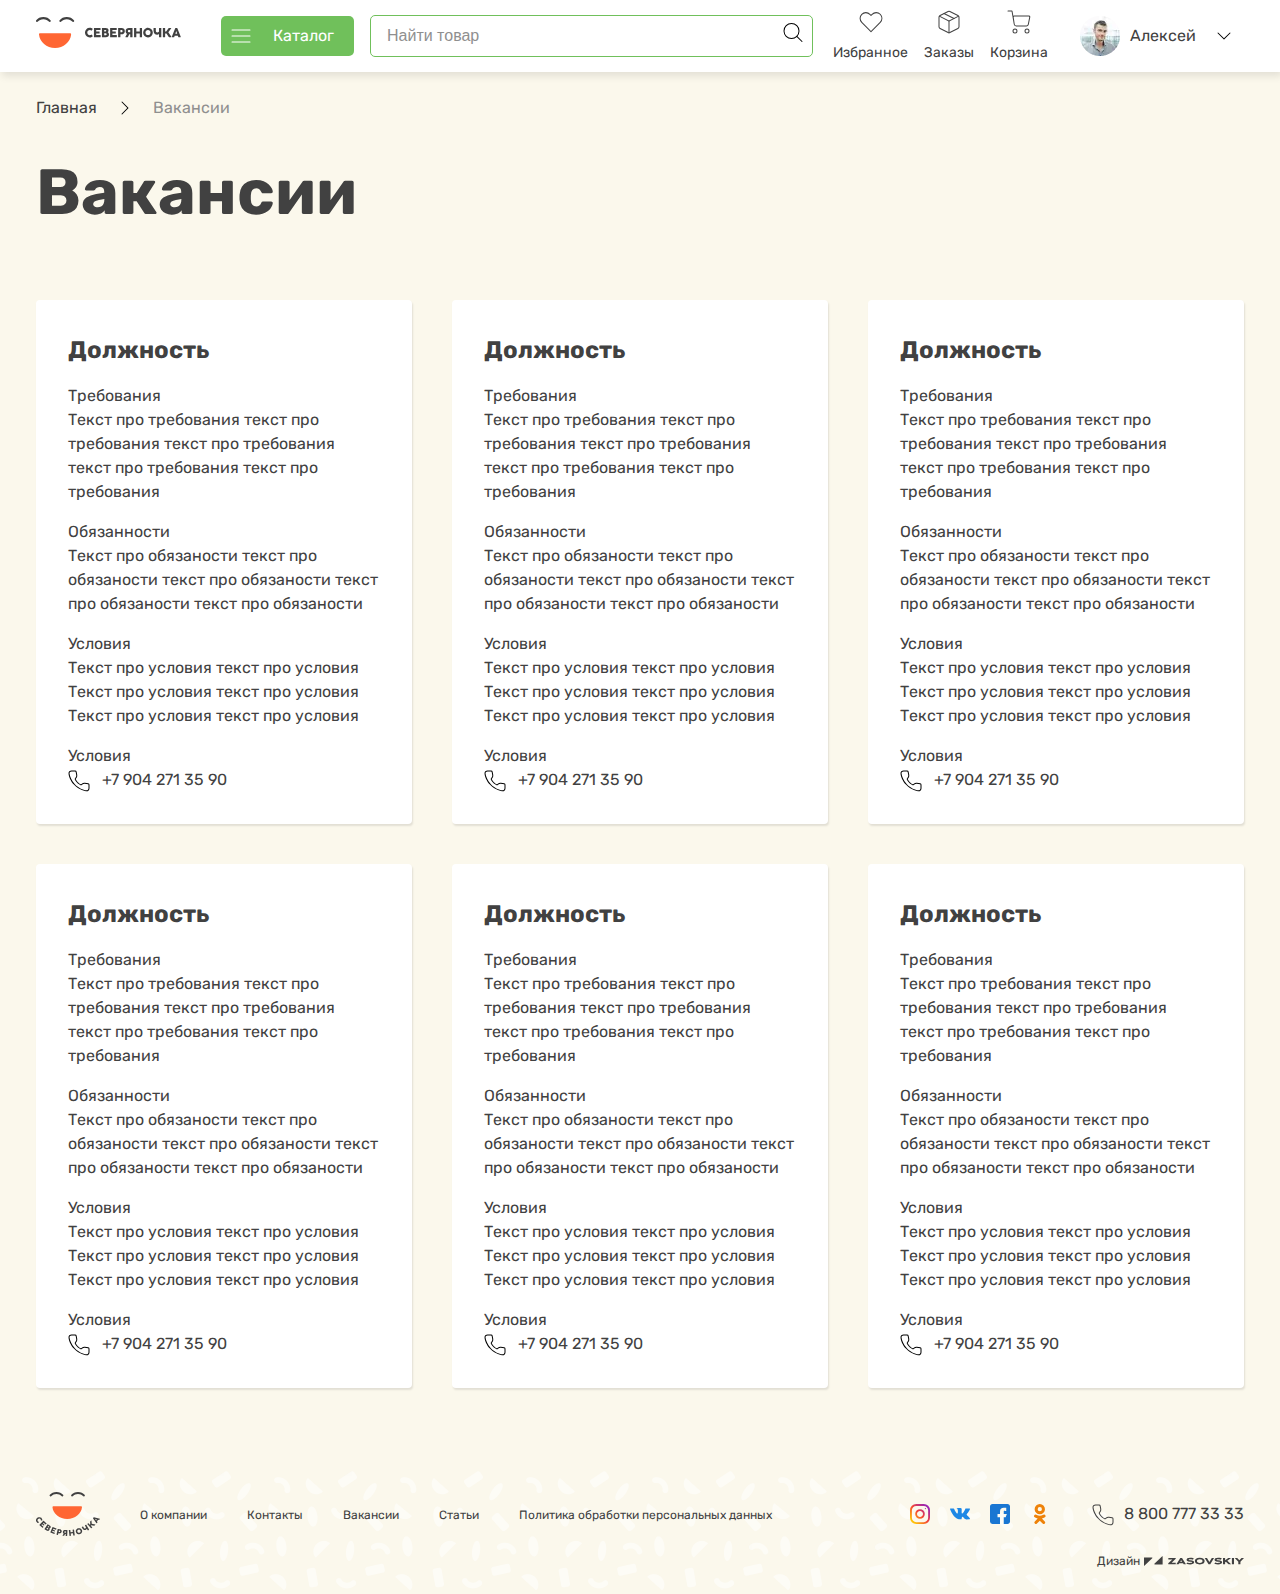
<file: vacansy.html>
<!DOCTYPE html>
<html lang="ru">
<head>
  <meta charset="UTF-8">
<meta http-equiv="X-UA-Compatible" content="IE=edge">
<meta name="viewport" content="width=device-width, initial-scale=1.0">
<link rel="stylesheet" href="assets/css/reset.css">
<link rel="stylesheet" href="assets/css/style.css">
<link href="https://fonts.googleapis.com/css2?family=Rubik:wght@400;500;700&display=swap" rel="stylesheet">

  <title>Вакансии</title>
</head>
<body>
  <div class="wrapper">
    <header class="header ">
  <div class="container header__container">
    <a class="logo header__logo" href="index.html" aria-label="Логотип">
      <picture>
        <source media="(max-width: 1024.99px)" srcset="assets/images/logo-table.svg">
        <img src="assets/images/logo.svg" alt="Логотип">
      </picture>
    </a>
    <div class="menu">
      <a class="menu__btn" href="">
        <svg class='menu__btn-icon icon-box'>
          <use xlink:href='assets/images/sprite/sprite.svg#menu'></use>
        </svg>
        <span class="menu__btn-label">Каталог</span>
      </a>
      <div class="menu__list">
        <div class="container">
          <div class="menu__inner">
            <ul class="menu__col">
              <li class="menu__item">
                <a class="menu__link" href="" >Молоко, сыр, яйцо</a>
              </li>
              <li class="menu__item">
                <a class="menu__link" href="" >Хлеб</a>
              </li>
              <li class="menu__item">
                <a class="menu__link" href="" >Фрукты и овощи</a>
              </li>
              <li class="menu__item">
                <a class="menu__link" href="" >Замороженые продукты</a>
              </li>
            </ul>
            <ul class="menu__col">
              <li class="menu__item">
                <a class="menu__link" href="" >Наптики</a>
              </li>
              <li class="menu__item">
                <a class="menu__link" href="" >Кондитерские изделия</a>
              </li>
              <li class="menu__item">
                <a class="menu__link" href="" >Чай, кофе</a>
              </li>
            </ul>
            <ul class="menu__col">
              <li class="menu__item">
                <a class="menu__link" href="" >Бакалея</a>
              </li>
              <li class="menu__item">
                <a class="menu__link" href="" >Здоровые напитки</a>
              </li>
              <li class="menu__item">
                <a class="menu__link" href="" >Зоотовары</a>
              </li>
            </ul>
            <ul class="menu__col">
              <li class="menu__item">
                <a class="menu__link" href="" >Непродовольственные товары</a>
              </li>
              <li class="menu__item">
                <a class="menu__link" href="" >Детское питание</a>
              </li>
              <li class="menu__item">
                <a class="menu__link" href="" >Мясо, птица, колбаса</a>
              </li>
            </ul>
          </div>
        </div>
      </div>
    </div>
    <div class="search">
      <div class="search__field">
        <input class="search__input" type="text" placeholder="Найти товар">
        <button class="btn-reset search__btn">
          <svg class='search__btn-icon icon-box'>
            <use xlink:href='assets/images/sprite/sprite.svg#search'></use>
          </svg>
        </button>
      </div>
    </div>
    <nav class="header__nav header-nav">
      <ul class="header-nav__list">
        <li class="header-nav__item">
          <a class="btn-reset header-nav__link" href="category.html" >
            <svg class="header-nav__link-icon icon-box">
              <use xlink:href='assets/images/sprite/sprite.svg#menu'></use>
            </svg>
            <span class="header-nav__link-text">Каталог</span>
          </a>
        </li>
        <li class="header-nav__item">
          <a class="header-nav__link" href="favorites.html">
            <svg class="header-nav__link-icon icon-box">
              <use xlink:href='assets/images/sprite/sprite.svg#shape'></use>
            </svg>
            <span class="header-nav__link-text">Избранное</span>
          </a>
        </li>
        <li class="header-nav__item">
          <a class="header-nav__link" href="orders.html">
            <svg class="header-nav__link-icon icon-box icon-box">
              <use xlink:href='assets/images/sprite/sprite.svg#order'></use>
            </svg>
            <span class="header-nav__link-text">Заказы</span>
          </a>
        </li>
        <li class="header-nav__item">
          <a class="header-nav__link" href="basket.html">
            <svg class="header-nav__link-icon icon-box">
              <use xlink:href='assets/images/sprite/sprite.svg#shopping-cart'></use>
            </svg>
            <span class="header-nav__link-text">Корзина</span>
          </a>
        </li>
        <li class="header-nav__item">
          <a class="user-menu" href="">
            <img class="user-menu__avatar" src="assets/images/avatar.webp" alt="Алексей">
            <span class="user-menu__name">Алексей</span>
            <button class="btn-reset user-menu__arrow">
              <svg class='user-menu__arrow-icon icon-box'>
                <use xlink:href='assets/images/sprite/sprite.svg#chevron-down'></use>
              </svg>
            </button>
          </a>
        </li>
      </ul>
    </nav>
  </div>
</header>
    <main class="main">
        <section class="vacansy section">
            <div class="container">
                <ul class="breadcrambs">
                    <li>
                        <a href="">Главная</a>
                        <svg class='icon-box'>
                            <use xlink:href='assets/images/sprite/sprite.svg#chevron-right'></use>
                        </svg>
                    </li>
                     <li>
                        <a>Вакансии</a>
                    </li>
                </ul>
                <h1 class="vacansy__title title-1">Вакансии</h1>
                <ul class="vacansy__items">
                    <li class="vacansy__item item-vacansy">
                        <div class="item-vacansy__item">
                            <h2 class="item-vacansy__title">Должность</h2>
                        </div>
                        <div class="item-vacansy__item">
                            <div class="item-vacansy__content">
                                <div class="item-vacansy__content-title">Требования</div>
                                <p class="item-vacansy__content-text">Текст про требования текст про требования текст про требования текст про требования текст про требования</p>
                            </div>
                        </div>
                        <div class="item-vacansy__item">
                            <div class="item-vacansy__content">
                                <div class="item-vacansy__content-title">Обязанности</div>
                                <p class="item-vacansy__content-text">Текст про обязаности текст про обязаности текст про обязаности текст про обязаности текст про обязаности</p>
                            </div>
                        </div>
                        <div class="item-vacansy__item">
                            <div class="item-vacansy__content">
                                <div class="item-vacansy__content-title">Условия</div>
                                <ul class="item-vacansy__content-items">
                                    <li>Текст про условия текст про условия </li>
                                    <li>Текст про условия текст про условия </li>
                                    <li>Текст про условия текст про условия </li>
                                </ul>
                            </div>
                        </div>
                        <div class="item-vacansy__item">
                            <div class="item-vacansy__content">
                                <div class="item-vacansy__content-title">Условия</div>
                                <a class="item-vacansy__content-phone" href="tel:79042713590">
                                    <svg class='icon-box'>
                                        <use xlink:href='assets/images/sprite/sprite.svg#phone'></use>
                                    </svg>
                                    <span>+7 904 271 35 90</span>
                                </a>
                            </div>
                        </div>
                    </li>
                    <li class="vacansy__item item-vacansy">
                        <div class="item-vacansy__item">
                            <h2 class="item-vacansy__title">Должность</h2>
                        </div>
                        <div class="item-vacansy__item">
                            <div class="item-vacansy__content">
                                <div class="item-vacansy__content-title">Требования</div>
                                <p class="item-vacansy__content-text">Текст про требования текст про требования текст про требования текст про требования текст про требования</p>
                            </div>
                        </div>
                        <div class="item-vacansy__item">
                            <div class="item-vacansy__content">
                                <div class="item-vacansy__content-title">Обязанности</div>
                                <p class="item-vacansy__content-text">Текст про обязаности текст про обязаности текст про обязаности текст про обязаности текст про обязаности</p>
                            </div>
                        </div>
                        <div class="item-vacansy__item">
                            <div class="item-vacansy__content">
                                <div class="item-vacansy__content-title">Условия</div>
                                <ul class="item-vacansy__content-items">
                                    <li>Текст про условия текст про условия </li>
                                    <li>Текст про условия текст про условия </li>
                                    <li>Текст про условия текст про условия </li>
                                </ul>
                            </div>
                        </div>
                        <div class="item-vacansy__item">
                            <div class="item-vacansy__content">
                                <div class="item-vacansy__content-title">Условия</div>
                                <a class="item-vacansy__content-phone" href="tel:79042713590">
                                    <svg class='icon-box'>
                                        <use xlink:href='assets/images/sprite/sprite.svg#phone'></use>
                                    </svg>
                                    <span>+7 904 271 35 90</span>
                                </a>
                            </div>
                        </div>
                    </li>
                    <li class="vacansy__item item-vacansy">
                        <div class="item-vacansy__item">
                            <h2 class="item-vacansy__title">Должность</h2>
                        </div>
                        <div class="item-vacansy__item">
                            <div class="item-vacansy__content">
                                <div class="item-vacansy__content-title">Требования</div>
                                <p class="item-vacansy__content-text">Текст про требования текст про требования текст про требования текст про требования текст про требования</p>
                            </div>
                        </div>
                        <div class="item-vacansy__item">
                            <div class="item-vacansy__content">
                                <div class="item-vacansy__content-title">Обязанности</div>
                                <p class="item-vacansy__content-text">Текст про обязаности текст про обязаности текст про обязаности текст про обязаности текст про обязаности</p>
                            </div>
                        </div>
                        <div class="item-vacansy__item">
                            <div class="item-vacansy__content">
                                <div class="item-vacansy__content-title">Условия</div>
                                <ul class="item-vacansy__content-items">
                                    <li>Текст про условия текст про условия </li>
                                    <li>Текст про условия текст про условия </li>
                                    <li>Текст про условия текст про условия </li>
                                </ul>
                            </div>
                        </div>
                        <div class="item-vacansy__item">
                            <div class="item-vacansy__content">
                                <div class="item-vacansy__content-title">Условия</div>
                                <a class="item-vacansy__content-phone" href="tel:79042713590">
                                    <svg class='icon-box'>
                                        <use xlink:href='assets/images/sprite/sprite.svg#phone'></use>
                                    </svg>
                                    <span>+7 904 271 35 90</span>
                                </a>
                            </div>
                        </div>
                    </li>
                    <li class="vacansy__item item-vacansy">
                        <div class="item-vacansy__item">
                            <h2 class="item-vacansy__title">Должность</h2>
                        </div>
                        <div class="item-vacansy__item">
                            <div class="item-vacansy__content">
                                <div class="item-vacansy__content-title">Требования</div>
                                <p class="item-vacansy__content-text">Текст про требования текст про требования текст про требования текст про требования текст про требования</p>
                            </div>
                        </div>
                        <div class="item-vacansy__item">
                            <div class="item-vacansy__content">
                                <div class="item-vacansy__content-title">Обязанности</div>
                                <p class="item-vacansy__content-text">Текст про обязаности текст про обязаности текст про обязаности текст про обязаности текст про обязаности</p>
                            </div>
                        </div>
                        <div class="item-vacansy__item">
                            <div class="item-vacansy__content">
                                <div class="item-vacansy__content-title">Условия</div>
                                <ul class="item-vacansy__content-items">
                                    <li>Текст про условия текст про условия </li>
                                    <li>Текст про условия текст про условия </li>
                                    <li>Текст про условия текст про условия </li>
                                </ul>
                            </div>
                        </div>
                        <div class="item-vacansy__item">
                            <div class="item-vacansy__content">
                                <div class="item-vacansy__content-title">Условия</div>
                                <a class="item-vacansy__content-phone" href="tel:79042713590">
                                    <svg class='icon-box'>
                                        <use xlink:href='assets/images/sprite/sprite.svg#phone'></use>
                                    </svg>
                                    <span>+7 904 271 35 90</span>
                                </a>
                            </div>
                        </div>
                    </li>
                    <li class="vacansy__item item-vacansy">
                        <div class="item-vacansy__item">
                            <h2 class="item-vacansy__title">Должность</h2>
                        </div>
                        <div class="item-vacansy__item">
                            <div class="item-vacansy__content">
                                <div class="item-vacansy__content-title">Требования</div>
                                <p class="item-vacansy__content-text">Текст про требования текст про требования текст про требования текст про требования текст про требования</p>
                            </div>
                        </div>
                        <div class="item-vacansy__item">
                            <div class="item-vacansy__content">
                                <div class="item-vacansy__content-title">Обязанности</div>
                                <p class="item-vacansy__content-text">Текст про обязаности текст про обязаности текст про обязаности текст про обязаности текст про обязаности</p>
                            </div>
                        </div>
                        <div class="item-vacansy__item">
                            <div class="item-vacansy__content">
                                <div class="item-vacansy__content-title">Условия</div>
                                <ul class="item-vacansy__content-items">
                                    <li>Текст про условия текст про условия </li>
                                    <li>Текст про условия текст про условия </li>
                                    <li>Текст про условия текст про условия </li>
                                </ul>
                            </div>
                        </div>
                        <div class="item-vacansy__item">
                            <div class="item-vacansy__content">
                                <div class="item-vacansy__content-title">Условия</div>
                                <a class="item-vacansy__content-phone" href="tel:79042713590">
                                    <svg class='icon-box'>
                                        <use xlink:href='assets/images/sprite/sprite.svg#phone'></use>
                                    </svg>
                                    <span>+7 904 271 35 90</span>
                                </a>
                            </div>
                        </div>
                    </li>
                    <li class="vacansy__item item-vacansy">
                        <div class="item-vacansy__item">
                            <h2 class="item-vacansy__title">Должность</h2>
                        </div>
                        <div class="item-vacansy__item">
                            <div class="item-vacansy__content">
                                <div class="item-vacansy__content-title">Требования</div>
                                <p class="item-vacansy__content-text">Текст про требования текст про требования текст про требования текст про требования текст про требования</p>
                            </div>
                        </div>
                        <div class="item-vacansy__item">
                            <div class="item-vacansy__content">
                                <div class="item-vacansy__content-title">Обязанности</div>
                                <p class="item-vacansy__content-text">Текст про обязаности текст про обязаности текст про обязаности текст про обязаности текст про обязаности</p>
                            </div>
                        </div>
                        <div class="item-vacansy__item">
                            <div class="item-vacansy__content">
                                <div class="item-vacansy__content-title">Условия</div>
                                <ul class="item-vacansy__content-items">
                                    <li>Текст про условия текст про условия </li>
                                    <li>Текст про условия текст про условия </li>
                                    <li>Текст про условия текст про условия </li>
                                </ul>
                            </div>
                        </div>
                        <div class="item-vacansy__item">
                            <div class="item-vacansy__content">
                                <div class="item-vacansy__content-title">Условия</div>
                                <a class="item-vacansy__content-phone" href="tel:79042713590">
                                    <svg class='icon-box'>
                                        <use xlink:href='assets/images/sprite/sprite.svg#phone'></use>
                                    </svg>
                                    <span>+7 904 271 35 90</span>
                                </a>
                            </div>
                        </div>
                    </li>
                </ul>
            </div>
        </section>
    </main>
    <footer class="footer">
  <div class="container">
    <div class="footer__top">
      <img src="assets/images/footer-logo.svg" alt="Логотип">
      <nav class="footer-nav">
        <ul class="footer-nav__list">
          <li class="footer-nav__item">
            <a class="footer-nav__link" href="about-us.html">О компании</a>
          </li>
          <li class="footer-nav__item">
            <a class="footer-nav__link" href="contact.html">Контакты</a>
          </li>
          <li class="footer-nav__item">
            <a class="footer-nav__link" href="vacansy.html">Вакансии</a>
          </li>
          <li class="footer-nav__item">
            <a class="footer-nav__link" href="#">Статьи</a>
          </li>
          <li class="footer-nav__item">
            <a class="footer-nav__link" href="#">Политика обработки персональных данных</a>
          </li>
        </ul>
      </nav>
      <ul class="footer__social social">
        <li class="social__item">
          <a class="social__link" href="#">
            <img src="assets/images/instagram.svg" alt="instagram">
          </a>
        </li>
        <li class="social__item">
          <a class="social__link" href="#">
            <img src="assets/images/vk.svg" alt="vkontacte">
          </a>
        </li>
        <li class="social__item">
          <a class="social__link" href="#">
            <img src="assets/images/facebook.svg" alt="facebook">
          </a>
        </li>
        <li class="social__item">
          <a class="social__link" href="#">
            <img src="assets/images/ok.svg" alt="ok">
          </a>
        </li>
      </ul>
      <a class="footer__tel" href="#">
        <svg class='footer__tel-icon icon-box'>
          <use xlink:href='assets/images/sprite/sprite.svg#phone'></use>
        </svg>
        <span>8 800 777 33 33</span>
      </a>
    </div>
    <div class="footer__bottom">
      <div class="footer__dezing">
        <span>Дизайн</span>
        <svg class='footer__dezing-icon'>
          <use xlink:href='assets/images/sprite/sprite.svg#logo-zasovkiy'></use>
        </svg>
      </div>
    </div>
  </div>
</footer>
  </div>
  
<script src="assets/js/main.js"></script>

</body>
</html>
</file>
<file: assets/css/style.css>
@charset "UTF-8";

:root {
  --font-family: "Golos", sans-serif;
  --font-size: 16px;
  --primery: #FF6633;
  --primery-muted: #FCD5BA;
  --secondary: #70C05B;
  --secondary-muted: #E5FFDE;
  --bg-page: #FBF8EC;
  --on-surface: #414141;
  --grayscale: #8F8F8F;
  --lightest: #F3F2F1;
  --light: #BFBFBF;
  --hardest: #606060;
  --error: #D80000;
}

.grid {
  display: -ms-grid;
  display: grid;
  gap: 18px;
  -ms-grid-columns: (1fr)[12];
  grid-template-columns: repeat(12, 1fr);
}

*,
*::before,
*::after {
  -webkit-box-sizing: border-box;
  box-sizing: border-box;
}

.wrapper {
  width: 100%;
  min-height: 100vh;
  display: -webkit-box;
  display: -ms-flexbox;
  display: flex;
  -webkit-box-orient: vertical;
  -webkit-box-direction: normal;
  -ms-flex-direction: column;
  flex-direction: column;
  overflow: hidden;
}

.main {
  -webkit-box-flex: 1;
  -ms-flex: 1 1 100%;
  flex: 1 1 100%;
  min-height: 100%;
}

.container {
  margin: 0 auto;
  width: 100%;
  max-width: 1240px;
  padding: 0 20px;
}

body {
  font-weight: 400;
  font-family: "Rubik", sans-serif;
  font-size: 16px;
  line-height: 1.5;
  color: var(--on-surface);
  background-color: var(--bg-page);
}

body.no-scroll {
  overflow: hidden;
}

.logo {
  display: -webkit-box;
  display: -ms-flexbox;
  display: flex;
  -webkit-box-align: center;
  -ms-flex-align: center;
  align-items: center;
}

.logo__icon {
  width: 40px;
  height: 32px;
}

.logo__text {
  margin-left: 12px;
}

.title-1 {
  font-weight: 700;
  font-size: 64px;
  line-height: 1.5;
}

.title-2 {
  font-weight: 700;
  font-size: 36px;
  line-height: 1.5;
}

.center {
  display: -webkit-box;
  display: -ms-flexbox;
  display: flex;
  -webkit-box-pack: center;
  -ms-flex-pack: center;
  justify-content: center;
}

.section {
  padding-bottom: 80px;
}

.checkbox {
  display: -webkit-box;
  display: -ms-flexbox;
  display: flex;
  -webkit-box-align: center;
  -ms-flex-align: center;
  align-items: center;
  font-size: 16px;
  line-height: 1.5;
}

.checkbox-fake {
  position: relative;
  margin-right: 8px;
}

.checkbox-input {
  position: absolute;
  top: 0;
  left: 0;
  opacity: 0;
  visibility: hidden;
}

.checkbox-label {
  display: block;
  width: 46px;
  height: 24px;
  border-radius: 49px;
  background-color: #fff;
  border: 1px solid var(--secondary);
  -webkit-transition: 0.1s ease-in-out;
  -o-transition: 0.1s ease-in-out;
  transition: 0.1s ease-in-out;
}

.checkbox-label::before {
  content: "";
  display: inline-block;
  width: 20px;
  height: 20px;
  position: absolute;
  top: 50%;
  left: 2.5px;
  -webkit-transform: translate(0, -50%);
  -ms-transform: translate(0, -50%);
  transform: translate(0, -50%);
  background-color: var(--secondary);
  -webkit-box-shadow: 0px 2px 6px rgba(0, 0, 0, 0.15), 0px 1px 1px rgba(0, 0, 0, 0.08);
  box-shadow: 0px 2px 6px rgba(0, 0, 0, 0.15), 0px 1px 1px rgba(0, 0, 0, 0.08);
  border-radius: 100%;
  -webkit-transition: 0.1s ease-in-out;
  -o-transition: 0.1s ease-in-out;
  transition: 0.1s ease-in-out;
}

.checkbox-input:checked + .checkbox-label {
  background-color: var(--secondary);
}

.checkbox-input:checked + .checkbox-label::before {
  -webkit-transform: translate(21.5px, -50%);
  -ms-transform: translate(21.5px, -50%);
  transform: translate(21.5px, -50%);
  background-color: #fff;
}

.icon-box {
  width: 24px;
  height: 24px;
}

.header {
  position: relative;
  height: 72px;
  z-index: 2;
  background-color: #fff;
  -webkit-box-shadow: 2px 4px 8px rgba(0, 0, 0, 0.1);
  box-shadow: 2px 4px 8px rgba(0, 0, 0, 0.1);
}

.header__container {
  height: 100%;
  display: -webkit-box;
  display: -ms-flexbox;
  display: flex;
  -webkit-box-align: center;
  -ms-flex-align: center;
  align-items: center;
  -webkit-box-pack: justify;
  -ms-flex-pack: justify;
  justify-content: space-between;
}

.header__logo {
  -webkit-box-flex: 0;
  -ms-flex: 0 0 145px;
  flex: 0 0 145px;
  margin-right: 40px;
}

.header__nav {
  -webkit-box-flex: 0;
  -ms-flex: 0 0 auto;
  flex: 0 0 auto;
}

.menu {
  margin-bottom: -16px;
  padding-bottom: 16px;
}

.menu__list {
  display: block;
  width: 100%;
  position: absolute;
  left: 0;
  margin-top: 16px;
  padding: 40px 0;
  background: #fff;
  -webkit-box-shadow: 0px 8px 16px rgba(0, 0, 0, 0.15);
  box-shadow: 0px 8px 16px rgba(0, 0, 0, 0.15);
  visibility: hidden;
  opacity: 0;
  -webkit-transition: visibility 0.1s ease-in, opacity 0.1s ease-in;
  -o-transition: visibility 0.1s ease-in, opacity 0.1s ease-in;
  transition: visibility 0.1s ease-in, opacity 0.1s ease-in;
  overflow: auto;
}

.menu__inner {
  display: -webkit-box;
  display: -ms-flexbox;
  display: flex;
  -ms-flex-wrap: wrap;
  flex-wrap: wrap;
  -webkit-box-align: start;
  -ms-flex-align: start;
  align-items: flex-start;
  -webkit-box-pack: justify;
  -ms-flex-pack: justify;
  justify-content: space-between;
  margin: 0 -12px;
  margin-bottom: -12px;
}

.menu__col {
  -webkit-box-flex: 0;
  -ms-flex: 0 1 25%;
  flex: 0 1 25%;
  padding: 0 12px;
  padding-bottom: 12px;
}

.menu__btn {
  display: -webkit-box;
  display: -ms-flexbox;
  display: flex;
  -webkit-box-align: center;
  -ms-flex-align: center;
  align-items: center;
  color: #fff;
  padding: 8px;
  padding-right: 20px;
  border-radius: 5px;
  background-color: var(--secondary);
}

.menu__btn-label {
  margin-left: 20px;
}

.menu__btn-icon {
  fill: currentColor;
}

.menu__item:not(:last-child) {
  margin-bottom: 16px;
}

.menu__link {
  display: block;
  font-weight: 700;
  text-decoration: none;
  padding: 4px;
  -webkit-transition: color 0.15s ease-in;
  -o-transition: color 0.15s ease-in;
  transition: color 0.15s ease-in;
}

.menu__link:hover {
  color: var(--primery);
}

.menu:hover .menu__list {
  visibility: visible;
  opacity: 1;
}

.header-nav__list {
  display: -webkit-box;
  display: -ms-flexbox;
  display: flex;
  -webkit-box-align: center;
  -ms-flex-align: center;
  align-items: center;
  -webkit-box-pack: justify;
  -ms-flex-pack: justify;
  justify-content: space-between;
}

.header-nav__item:not(:last-child) {
  margin-right: 24px;
}

.header-nav__item:last-child {
  -webkit-box-flex: 0;
  -ms-flex: 0 0 auto;
  flex: 0 0 auto;
}

.header-nav__link {
  display: -webkit-box;
  display: -ms-flexbox;
  display: flex;
  -webkit-box-orient: vertical;
  -webkit-box-direction: normal;
  -ms-flex-direction: column;
  flex-direction: column;
  -webkit-box-align: center;
  -ms-flex-align: center;
  align-items: center;
  color: var(--on-surface);
  -webkit-transition: color 0.1s ease-in;
  -o-transition: color 0.1s ease-in;
  transition: color 0.1s ease-in;
}

.header-nav__link-icon {
  margin-bottom: 8px;
  fill: currentColor;
  -webkit-transition: -webkit-transform 0.15s ease-in;
  transition: -webkit-transform 0.15s ease-in;
  -o-transition: transform 0.15s ease-in;
  transition: transform 0.15s ease-in;
  transition: transform 0.15s ease-in, -webkit-transform 0.15s ease-in;
}

.header-nav__link:hover {
  color: var(--primery);
}

.user-menu {
  padding: 8px;
  display: -webkit-box;
  display: -ms-flexbox;
  display: flex;
  -webkit-box-align: center;
  -ms-flex-align: center;
  align-items: center;
}

.user-menu__avatar {
  -webkit-box-flex: 0;
  -ms-flex: 0 0;
  flex: 0 0;
}

.user-menu__name {
  margin-left: 10px;
}

.user-menu__arrow {
  display: -webkit-box;
  display: -ms-flexbox;
  display: flex;
  -webkit-box-align: center;
  -ms-flex-align: center;
  align-items: center;
  margin-left: 24px;
}

.search {
  -webkit-box-flex: 1;
  -ms-flex: 1 1 375px;
  flex: 1 1 375px;
  margin-right: 40px;
  margin-left: 16px;
}

.search__field {
  position: relative;
  width: 100%;
}

.search__input {
  width: 100%;
  font-size: 16px;
  line-height: 150%;
  color: var(--onsurface);
  padding: 8px;
  padding-left: 16px;
  border-radius: 5px;
  border: 1px solid var(--secondary);
}

.search__input::-webkit-input-placeholder {
  color: var(--grayscale);
}

.search__input::-moz-placeholder {
  color: var(--grayscale);
}

.search__input:-ms-input-placeholder {
  color: var(--grayscale);
}

.search__input::-ms-input-placeholder {
  color: var(--grayscale);
}

.search__input::placeholder {
  color: var(--grayscale);
}

.search__input:focus {
  outline: 1px solid var(--secondary);
}

.search__btn {
  position: absolute;
  top: 50%;
  right: 8px;
  -webkit-transform: translateY(-50%);
  -ms-transform: translateY(-50%);
  transform: translateY(-50%);
}

.hero {
  height: 200px;
  position: relative;
  background-color: #fff;
  background-position: center;
  background-repeat: no-repeat;
  background-size: cover;
  display: -webkit-box;
  display: -ms-flexbox;
  display: flex;
  -webkit-box-align: end;
  -ms-flex-align: end;
  align-items: flex-end;
}

.hero__bg {
  width: 100%;
  position: absolute;
  top: 0;
  left: 0;
}

.hero__inner {
  display: -webkit-box;
  display: -ms-flexbox;
  display: flex;
  -webkit-box-pack: center;
  -ms-flex-pack: center;
  justify-content: center;
  -webkit-box-align: center;
  -ms-flex-align: center;
  align-items: center;
}

.hero__img {
  margin-right: 20px;
}

.hero__title {
  font-weight: 700;
  font-size: 48px;
  line-height: 1.5;
}

.card-product {
  padding: 60px 0;
}

.card-product:first-child {
  padding-top: 80px;
}

.card-product__top {
  display: -webkit-box;
  display: -ms-flexbox;
  display: flex;
  -webkit-box-align: end;
  -ms-flex-align: end;
  align-items: flex-end;
  -webkit-box-pack: justify;
  -ms-flex-pack: justify;
  justify-content: space-between;
  margin-bottom: 40px;
}

.card-product__items {
  display: -webkit-box;
  display: -ms-flexbox;
  display: flex;
  -ms-flex-wrap: wrap;
  flex-wrap: wrap;
  margin: 0 -20px;
  margin-bottom: -20px;
}

.card-product__item {
  -webkit-box-flex: 0;
  -ms-flex: 0 1 25%;
  flex: 0 1 25%;
  padding: 0 20px;
  padding-bottom: 20px;
}

.card-product__more {
  display: -webkit-box;
  display: -ms-flexbox;
  display: flex;
  -webkit-box-align: end;
  -ms-flex-align: end;
  align-items: flex-end;
  padding: 8px;
  -webkit-transition: color 0.1s ease-in-out;
  -o-transition: color 0.1s ease-in-out;
  transition: color 0.1s ease-in-out;
}

.card-product__more-icon {
  margin-left: 16px;
  fill: currentColor;
  -webkit-transition: -webkit-transform 0.15s ease-in;
  transition: -webkit-transform 0.15s ease-in;
  -o-transition: transform 0.15s ease-in;
  transition: transform 0.15s ease-in;
  transition: transform 0.15s ease-in, -webkit-transform 0.15s ease-in;
}

.card-product__more:hover {
  color: var(--primery);
}

.card-product__more:hover .card-product__more-icon {
  -webkit-transform: translateX(5px);
  -ms-transform: translateX(5px);
  transform: translateX(5px);
}

.card {
  height: 100%;
  border-radius: 4px;
  background-color: #fff;
  -webkit-box-shadow: 1px 2px 4px rgba(0, 0, 0, 0.1);
  box-shadow: 1px 2px 4px rgba(0, 0, 0, 0.1);
}

.card__img {
  position: relative;
  display: -webkit-box;
  display: -ms-flexbox;
  display: flex;
  -webkit-box-align: center;
  -ms-flex-align: center;
  align-items: center;
  aspect-ratio: 16/9;
}

.card__img-link {
  display: block;
}

.card__img img {
  width: 100%;
  height: 100%;
}

.card__tage {
  position: absolute;
  bottom: 10px;
  left: 10px;
  padding: 4px 8px;
  color: #fff;
  background-color: var(--primery);
  border-radius: 4px;
}

.card__like {
  width: 32px;
  height: 32px;
  display: -webkit-box;
  display: -ms-flexbox;
  display: flex;
  -webkit-box-align: center;
  -ms-flex-align: center;
  align-items: center;
  -webkit-box-pack: center;
  -ms-flex-pack: center;
  justify-content: center;
  position: absolute;
  top: 8px;
  right: 8px;
  background-color: var(--lightest);
  border-radius: 4px;
}

.card__like-icon {
  -webkit-transition: fill 0.1s ease-in-out;
  -o-transition: fill 0.1s ease-in-out;
  transition: fill 0.1s ease-in-out;
}

.card__like:hover .card__like-icon {
  fill: var(--primery);
}

.card__basket {
  display: -webkit-box;
  display: -ms-flexbox;
  display: flex;
  -webkit-box-align: center;
  -ms-flex-align: center;
  align-items: center;
  position: absolute;
  top: 8px;
  left: 8px;
  padding: 4px;
  border-radius: 4px;
  background-color: rgba(255, 255, 255, 0.8);
}

.card__basket-count {
  font-weight: 700;
  font-size: 18px;
  line-height: 1.5;
  margin-left: 4px;
}

.card__content {
  padding: 8px;
}

.card__content > *:not(:last-child) {
  margin-bottom: 8px;
}

.card__prices {
  display: -webkit-box;
  display: -ms-flexbox;
  display: flex;
  -webkit-box-pack: justify;
  -ms-flex-pack: justify;
  justify-content: space-between;
}

.card__prices-mb .card__price-box {
  margin-bottom: 25px;
}

.card__price::after {
  content: "₽";
  margin-left: 4px;
}

.card__price-descr {
  font-size: 12px;
  color: var(--light);
}

.card__price-cards {
  font-weight: 700;
  font-size: 18px;
}

.card__btn {
  width: 100%;
  display: -webkit-box;
  display: -ms-flexbox;
  display: flex;
  -webkit-box-pack: center;
  -ms-flex-pack: center;
  justify-content: center;
  font-size: 16px;
  padding: 8px;
  color: var(--secondary);
  border: 1px solid var(--secondary);
  border-radius: 4px;
  background-color: #fff;
  -webkit-transition: all 0.15s ease-in-out;
  -o-transition: all 0.15s ease-in-out;
  transition: all 0.15s ease-in-out;
}

.card__btn:hover {
  color: #fff;
  background-color: var(--primery);
  border-color: var(--primery);
}

.rating {
  display: -webkit-box;
  display: -ms-flexbox;
  display: flex;
  -webkit-box-align: center;
  -ms-flex-align: center;
  align-items: center;
}

.rating__list {
  display: -webkit-box;
  display: -ms-flexbox;
  display: flex;
}

.rating__star:not(:last-child) {
  margin-right: 4px;
}

.rating__star-icon {
  width: 16px;
  height: 16px;
  fill: var(--light);
}

.rating__star-icon-active {
  fill: var(--primery);
}

.rating__label {
  font-size: 14px;
  line-height: 1.5;
  margin-left: 8px;
}

.rating__label:hover {
  text-decoration: underline;
}

.offer {
  padding: 60px 0;
}

.offer__title {
  margin-bottom: 40px;
}

.offer__items {
  display: -webkit-box;
  display: -ms-flexbox;
  display: flex;
  -ms-flex-wrap: wrap;
  flex-wrap: wrap;
  margin: 0 -20px;
}

.offer__item {
  -webkit-box-flex: 0;
  -ms-flex: 0 1 50%;
  flex: 0 1 50%;
  padding: 0 20px;
}

.offer-card {
  height: 100%;
  display: -webkit-box;
  display: -ms-flexbox;
  display: flex;
  position: relative;
  padding: 30px 30px 44px 40px;
  border-radius: 4px;
  background-color: var(--secondary-muted);
  overflow: hidden;
  -webkit-transition: all 0.15s ease-in-out;
  -o-transition: all 0.15s ease-in-out;
  transition: all 0.15s ease-in-out;
}

.offer-card:hover {
  background-color: var(--primery-muted);
  -webkit-box-shadow: 0px 8px 16px rgba(202, 147, 96, 0.5);
  box-shadow: 0px 8px 16px rgba(202, 147, 96, 0.5);
}

.offer-card__content {
  position: relative;
  z-index: 1;
  max-width: 260px;
}

.offer-card__title {
  font-weight: 700;
  font-size: 24px;
}

.offer-card__img {
  position: absolute;
  top: 50%;
  right: 30px;
  -webkit-transform: translateY(-50%);
  -ms-transform: translateY(-50%);
  transform: translateY(-50%);
}

.our-stores {
  padding: 60px 0;
}

.our-stores__title {
  margin-bottom: 40px;
}

.our-stores__tags {
  display: -webkit-box;
  display: -ms-flexbox;
  display: flex;
  margin-bottom: 24px;
}

.our-stores__tags-item:not(:last-child) {
  margin-right: 10px;
}

.our-stores__tag {
  font-size: 12px;
  line-height: 1.5;
  color: var(--hardest);
  padding: 4px 16px;
  border-radius: 4px;
  background-color: var(--lightest);
  -webkit-transition: color 0.1s ease-in-out, background-color 0.1s ease-in-out;
  -o-transition: color 0.1s ease-in-out, background-color 0.1s ease-in-out;
  transition: color 0.1s ease-in-out, background-color 0.1s ease-in-out;
}

.our-stores__tag:hover {
  color: #fff;
  background-color: var(--secondary);
}

.our-stores__tag.active {
  color: #fff;
  background-color: var(--secondary);
}

.our-stores__map {
  width: 100%;
  height: 354px;
}

.blog {
  padding: 60px 0;
}

.blog__top {
  display: -webkit-box;
  display: -ms-flexbox;
  display: flex;
  margin-bottom: 40px;
  -webkit-box-align: end;
  -ms-flex-align: end;
  align-items: flex-end;
  -webkit-box-pack: justify;
  -ms-flex-pack: justify;
  justify-content: space-between;
}

.blog__more {
  display: -webkit-box;
  display: -ms-flexbox;
  display: flex;
  -webkit-box-align: end;
  -ms-flex-align: end;
  align-items: flex-end;
  padding: 8px;
  -webkit-transition: color 0.1s ease-in-out;
  -o-transition: color 0.1s ease-in-out;
  transition: color 0.1s ease-in-out;
}

.blog__more-icon {
  margin-left: 16px;
  fill: currentColor;
  -webkit-transition: -webkit-transform 0.15s ease-in;
  transition: -webkit-transform 0.15s ease-in;
  -o-transition: transform 0.15s ease-in;
  transition: transform 0.15s ease-in;
  transition: transform 0.15s ease-in, -webkit-transform 0.15s ease-in;
}

.blog__more:hover {
  color: var(--primery);
}

.blog__more:hover .blog__more-icon {
  -webkit-transform: translateX(5px);
  -ms-transform: translateX(5px);
  transform: translateX(5px);
}

.blog__items {
  display: -webkit-box;
  display: -ms-flexbox;
  display: flex;
  -ms-flex-wrap: wrap;
  flex-wrap: wrap;
  margin-left: -20px;
  margin-right: -20px;
  margin-bottom: -20px;
}

.blog__item {
  -webkit-box-flex: 0;
  -ms-flex: 0 1 33.333%;
  flex: 0 1 33.333%;
  padding: 0 20px;
  padding-bottom: 20px;
}

.blog-post {
  border-radius: 4px;
  overflow: hidden;
  background-color: #fff;
}

.blog-post__img {
  display: block;
  aspect-ratio: 16/7;
  -o-object-fit: cover;
  object-fit: cover;
}

.blog-post__content {
  padding: 10px;
}

.blog-post__content > *:not(:last-child) {
  margin-bottom: 10px;
}

.blog-post__date {
  font-size: 12px;
  line-height: 1.5;
  color: var(--grayscale);
}

.blog-post__title {
  font-weight: 700;
  font-size: 18px;
  line-height: 1.5;
  color: var(--onsurface);
}

.blog-post__more {
  display: inline-block;
  padding: 8px 24px;
  color: var(--secondary);
  border-radius: 4px;
  background-color: var(--secondary-muted);
  -webkit-transition: color 0.1s ease-in-out, background-color 0.1s ease-in-out;
  -o-transition: color 0.1s ease-in-out, background-color 0.1s ease-in-out;
  transition: color 0.1s ease-in-out, background-color 0.1s ease-in-out;
}

.blog-post__more:hover {
  color: #fff;
  background-color: var(--secondary);
}

.social {
  display: -ms-grid;
  display: grid;
  -ms-grid-columns: (1fr)[4];
  grid-template-columns: repeat(4, 1fr);
  gap: 16px;
}

.social__item {
  display: -webkit-box;
  display: -ms-flexbox;
  display: flex;
  -webkit-box-align: center;
  -ms-flex-align: center;
  align-items: center;
}

.social__link {
  display: inline-block;
  width: 24px;
  height: 24px;
}

.breadcrambs {
  display: -webkit-box;
  display: -ms-flexbox;
  display: flex;
  padding: 24px 0;
}

.breadcrambs li {
  display: -webkit-box;
  display: -ms-flexbox;
  display: flex;
  -webkit-box-align: center;
  -ms-flex-align: center;
  align-items: center;
}

.breadcrambs li:not(:last-child) {
  margin-right: 16px;
}

.breadcrambs li:last-child a {
  color: var(--grayscale);
}

.breadcrambs li a[href] {
  -webkit-transition: color 0.1s ease-in-out;
  -o-transition: color 0.1s ease-in-out;
  transition: color 0.1s ease-in-out;
}

.breadcrambs li a[href]:hover {
  color: var(--primery);
}

.breadcrambs li svg {
  margin-left: 16px;
}

.category {
  padding-bottom: 80px;
}

.category__title {
  margin-bottom: 60px;
}

.category__list {
  display: -ms-grid;
  display: grid;
  gap: 40px;
  grid-auto-flow: dense;
  -ms-grid-columns: (1fr)[4];
  grid-template-columns: repeat(4, 1fr);
}

.category__item {
  height: 200px;
}

.category__item:nth-child(1) {
  -ms-grid-column-span: 2;
  grid-column: 2 span;
}

.category__item:nth-child(10) {
  -ms-grid-column-span: 2;
  grid-column: 2 span;
}

.category__item:nth-child(12) {
  -ms-grid-column-span: 2;
  grid-column: 2 span;
}

.card-category {
  height: 100%;
  display: -webkit-box;
  display: -ms-flexbox;
  display: flex;
  -webkit-box-align: end;
  -ms-flex-align: end;
  align-items: flex-end;
  position: relative;
  padding: 10px;
  background-repeat: no-repeat;
  background-position: center;
  background-size: cover;
  border-radius: 4px;
  overflow: hidden;
}

.card-category::after {
  width: 100%;
  height: 100%;
  content: "";
  position: absolute;
  left: 0;
  bottom: 0;
  background: -webkit-gradient(linear, left top, left bottom, from(rgba(112, 192, 91, 0)), color-stop(82.81%, #70C05B));
  background: -o-linear-gradient(top, rgba(112, 192, 91, 0) 0%, #70C05B 82.81%);
  background: linear-gradient(180deg, rgba(112, 192, 91, 0) 0%, #70C05B 82.81%);
  -webkit-transition: opacity 0.15s ease-in-out;
  -o-transition: opacity 0.15s ease-in-out;
  transition: opacity 0.15s ease-in-out;
}

.card-category::before {
  width: 100%;
  height: 100%;
  content: "";
  position: absolute;
  left: 0;
  bottom: 0;
  opacity: 0;
  background: -webkit-gradient(linear, left top, left bottom, from(rgba(255, 102, 51, 0)), to(#FF6633));
  background: -o-linear-gradient(top, rgba(255, 102, 51, 0) 0%, #FF6633 100%);
  background: linear-gradient(180deg, rgba(255, 102, 51, 0) 0%, #FF6633 100%);
  -webkit-transition: opacity 0.15s ease-in-out;
  -o-transition: opacity 0.15s ease-in-out;
  transition: opacity 0.15s ease-in-out;
}

.card-category:hover::after {
  opacity: 0;
}

.card-category:hover::before {
  opacity: 1;
}

.card-category__title {
  position: relative;
  z-index: 1;
  font-weight: 700;
  font-size: 18px;
  line-height: 1.5;
  color: #fff;
}

.product {
  padding-bottom: 20px;
}

.product__name {
  font-weight: 700;
  font-size: 24px;
  line-height: 1.5;
  margin-bottom: 16px;
}

.product__stat {
  display: -webkit-box;
  display: -ms-flexbox;
  display: flex;
  -webkit-box-align: center;
  -ms-flex-align: center;
  align-items: center;
  margin-bottom: 16px;
}

.product__stat > *:not(:last-child) {
  margin-right: 24px;
}

.product__stat-btn {
  display: -webkit-box;
  display: -ms-flexbox;
  display: flex;
  -webkit-box-align: center;
  -ms-flex-align: center;
  align-items: center;
  padding: 4px 8px;
  -webkit-transition: color 0.1s ease-in-out;
  -o-transition: color 0.1s ease-in-out;
  transition: color 0.1s ease-in-out;
}

.product__stat-btn svg {
  margin-right: 8px;
  fill: currentColor;
}

.product__stat-btn:hover {
  color: var(--primery);
}

.product__art {
  font-size: 12px;
  line-height: 1.5;
}

.product__content {
  display: -ms-grid;
  display: grid;
  gap: 40px;
  -ms-grid-columns: (1fr)[12];
  grid-template-columns: repeat(12, 1fr);
}

.product__images {
  -ms-grid-column-span: 6;
  grid-column: 6 span;
}

.product__info {
  -ms-grid-column-span: 4;
  grid-column: 4 span;
}

.product__price {
  margin-bottom: 6px;
}

.product__price-wrap {
  display: -webkit-box;
  display: -ms-flexbox;
  display: flex;
  -webkit-box-align: center;
  -ms-flex-align: center;
  align-items: center;
  -webkit-box-pack: justify;
  -ms-flex-pack: justify;
  justify-content: space-between;
  margin-bottom: 16px;
}

.product__price-def {
  font-size: 24px;
  line-height: 1.5;
}

.product__price-cards {
  font-weight: 700;
  font-size: 36px;
  line-height: 1.5;
}

.product__price-descr {
  display: -webkit-box;
  display: -ms-flexbox;
  display: flex;
  -webkit-box-align: center;
  -ms-flex-align: center;
  align-items: center;
  font-weight: 400;
  font-size: 12px;
  line-height: 1.5;
}

.product__price-descr svg {
  margin-left: 8px;
}

.product__buy {
  display: -webkit-box;
  display: -ms-flexbox;
  display: flex;
  -webkit-box-orient: vertical;
  -webkit-box-direction: normal;
  -ms-flex-direction: column;
  flex-direction: column;
  -webkit-box-align: center;
  -ms-flex-align: center;
  align-items: center;
  margin-bottom: 24px;
}

.product__buy > *:not(:last-child) {
  margin-bottom: 8px;
}

.product__buy-btn {
  width: 100%;
  display: -webkit-box;
  display: -ms-flexbox;
  display: flex;
  -webkit-box-align: center;
  -ms-flex-align: center;
  align-items: center;
  color: #fff;
  font-size: 24px;
  line-height: 1.5;
  padding: 14px 16px;
  border-radius: 4px;
  background-color: var(--primery);
}

.product__buy-btn svg {
  width: 32px;
  height: 32px;
  fill: currentColor;
}

.product__buy-btn span {
  margin: 0 auto;
}

.product__bonus,
.product__notification {
  display: -webkit-box;
  display: -ms-flexbox;
  display: flex;
  -webkit-box-align: center;
  -ms-flex-align: center;
  align-items: center;
  padding: 4px 8px;
}

.product__bonus svg,
.product__notification svg {
  fill: currentColor;
  margin-right: 16px;
}

.product__bonus {
  color: var(--secondary);
}

.product__bonus b {
  font-weight: 700;
}

.product__notification {
  color: var(--hardest);
}

.product__similar {
  -ms-grid-column-span: 2;
  grid-column: 2 span;
}

.bonus {
  display: -webkit-box;
  display: -ms-flexbox;
  display: flex;
  -webkit-box-align: center;
  -ms-flex-align: center;
  align-items: center;
  padding: 4px 8px;
  color: var(--secondary);
}

.bonus b {
  font-weight: 700;
}

.bonus svg {
  fill: currentColor;
  margin-right: 16px;
}

.characteristics__row {
  display: -webkit-box;
  display: -ms-flexbox;
  display: flex;
  padding: 4px 8px;
}

.characteristics__row:nth-child(2n+1) {
  background-color: var(--lightest);
}

.characteristics__col {
  -webkit-box-flex: 0;
  -ms-flex: 0 1 50%;
  flex: 0 1 50%;
  font-size: 12px;
  line-height: 1.5;
}

.characteristics__col:nth-child(2) {
  font-weight: 700;
}

.product-images {
  display: -webkit-box;
  display: -ms-flexbox;
  display: flex;
  -webkit-box-align: start;
  -ms-flex-align: start;
  align-items: flex-start;
  -webkit-column-gap: 16px;
  -moz-column-gap: 16px;
  column-gap: 16px;
}

.product-images__gallery {
  -webkit-box-flex: 0;
  -ms-flex: 0 1 65px;
  flex: 0 1 65px;
}

.product-images__gallery-item {
  height: 85px;
  display: -webkit-box;
  display: -ms-flexbox;
  display: flex;
  -webkit-box-align: center;
  -ms-flex-align: center;
  align-items: center;
  -webkit-box-pack: center;
  -ms-flex-pack: center;
  justify-content: center;
  background-color: #fff;
  -webkit-box-shadow: 1px 2px 4px rgba(0, 0, 0, 0.1);
  box-shadow: 1px 2px 4px rgba(0, 0, 0, 0.1);
  border-radius: 4px;
  border: 1px solid #fff;
  -webkit-transition: border-color 0.1s ease-in-out;
  -o-transition: border-color 0.1s ease-in-out;
  transition: border-color 0.1s ease-in-out;
}

.product-images__gallery-item img {
  width: 100%;
  height: 100%;
  -o-object-fit: contain;
  object-fit: contain;
}

.product-images__gallery-item:not(:last-child) {
  margin-bottom: 16px;
}

.product-images__gallery-item:hover {
  border-color: var(--primery);
  cursor: pointer;
}

.product-images__gallery-img {
  display: -webkit-box;
  display: -ms-flexbox;
  display: flex;
  -webkit-box-align: center;
  -ms-flex-align: center;
  align-items: center;
  -webkit-box-pack: center;
  -ms-flex-pack: center;
  justify-content: center;
  -webkit-box-flex: 1;
  -ms-flex: 1 1;
  flex: 1 1;
  background-color: #fff;
  -webkit-box-shadow: 1px 2px 4px rgba(0, 0, 0, 0.1);
  box-shadow: 1px 2px 4px rgba(0, 0, 0, 0.1);
  border-radius: 4px;
}

.product-images__gallery-img img {
  width: 100%;
  height: 100%;
  -o-object-fit: contain;
  object-fit: contain;
}

.product-similar__title {
  margin-bottom: 8px;
}

.product-similar__item {
  display: block;
  background-color: #fff;
  border-radius: 4px;
  -webkit-box-shadow: 1px 2px 4px rgba(0, 0, 0, 0.1);
  box-shadow: 1px 2px 4px rgba(0, 0, 0, 0.1);
}

.product-similar__item:not(:last-child) {
  margin-bottom: 16px;
}

.product-similar__item-img {
  width: 100%;
}

.product-similar__item-price {
  display: inline-block;
  font-weight: 700;
  font-size: 18px;
  line-height: 1.5;
  padding: 10px;
}

.product-similar__item-price::after {
  content: "₽";
  margin-left: 4px;
}

.reviews {
  padding: 60px 0;
}

.reviews__title {
  margin-bottom: 40px;
}

.reviews__body {
  display: -webkit-box;
  display: -ms-flexbox;
  display: flex;
}

.reviews__comments {
  margin: 0 auto;
  max-width: 690px;
}

.reviews__list {
  margin-bottom: 40px;
}

.reviews__list-item:not(:last-child) {
  margin-bottom: 40px;
}

.reviews-rating {
  margin-right: 32px;
}

.reviews-rating__top {
  display: -webkit-box;
  display: -ms-flexbox;
  display: flex;
  -webkit-box-align: center;
  -ms-flex-align: center;
  align-items: center;
  margin-bottom: 22px;
}

.reviews-rating__label {
  font-weight: 700;
  font-size: 18px;
  line-height: 1.5;
  margin-left: 16px;
  white-space: nowrap;
}

.reviews-rating__list-item {
  display: -webkit-box;
  display: -ms-flexbox;
  display: flex;
}

.reviews-rating__list-item:not(:last-child) {
  margin-bottom: 8px;
}

.reviews-rating__list-item .rating {
  margin: 0 24px;
}

.item-reviews__top {
  display: -webkit-box;
  display: -ms-flexbox;
  display: flex;
  -webkit-box-align: center;
  -ms-flex-align: center;
  align-items: center;
  margin-bottom: 8px;
}

.item-reviews__avatar {
  width: 36px;
  height: 36px;
  border: 1px solid var(--lightest);
  border-radius: 50%;
  margin-right: 8px;
}

.item-reviews__name {
  font-size: 18px;
  line-height: 1.5;
}

.item-reviews__rating {
  margin-right: 16px;
}

.item-reviews__date {
  font-size: 12px;
  line-height: 1.5;
  color: var(--grayscale);
}

.item-reviews__stat {
  display: -webkit-box;
  display: -ms-flexbox;
  display: flex;
  -webkit-box-align: center;
  -ms-flex-align: center;
  align-items: center;
}

.reviews-form__top {
  display: -webkit-box;
  display: -ms-flexbox;
  display: flex;
  -webkit-box-align: center;
  -ms-flex-align: center;
  align-items: center;
  margin-bottom: 18px;
}

.reviews-form__title {
  font-weight: 700;
  font-size: 18px;
  line-height: 1.5;
  margin-right: 16px;
}

.reviews-form__text {
  width: 100%;
  height: 100px;
  resize: none;
  padding: 8px 16px;
  background-color: #fff;
  border-radius: 4px;
  border: 1px solid var(--light);
  margin-bottom: 16px;
  outline: none;
}

.reviews-form__text:focus {
  outline: 1px solid var(--on-surface);
}

.reviews-form__btn {
  font-size: 16px;
  line-height: 1.5;
  padding: 8px 24px;
  color: var(--primery);
  border-radius: 4px;
  background-color: var(--primery-muted);
  -webkit-transition: color 0.1s ease-in-out, background-color 0.1s ease-in-out;
  -o-transition: color 0.1s ease-in-out, background-color 0.1s ease-in-out;
  transition: color 0.1s ease-in-out, background-color 0.1s ease-in-out;
}

.reviews-form__btn:hover {
  color: #fff;
  background-color: var(--primery);
}

.reviews-form__rating-star {
  position: relative;
}

.reviews-form__rating-star input {
  position: absolute;
  left: 0;
  top: 0;
  opacity: 0;
  visibility: hidden;
}

.reviews-form__rating-star input:checked + svg {
  fill: var(--primery);
}

.orders__title {
  margin-bottom: 60px;
}

.orders__item:not(:last-child) {
  margin-bottom: 120px;
}

.orders__btn {
  font-size: 24px;
  line-height: 1.5;
  padding: 14px 16px;
  margin-top: 60px;
  border-radius: 4px;
  color: var(--hardest);
  background-color: var(--lightest);
  -webkit-transition: background-color 0.1s ease-in-out, color 0.1s ease-in-out;
  -o-transition: background-color 0.1s ease-in-out, color 0.1s ease-in-out;
  transition: background-color 0.1s ease-in-out, color 0.1s ease-in-out;
}

.orders__btn:hover {
  color: var(--lightest);
  background-color: var(--hardest);
}

.item-orders__top {
  display: -webkit-box;
  display: -ms-flexbox;
  display: flex;
  -webkit-box-align: center;
  -ms-flex-align: center;
  align-items: center;
  -webkit-box-pack: justify;
  -ms-flex-pack: justify;
  justify-content: space-between;
  margin-bottom: 40px;
}

.item-orders__top-box {
  display: -webkit-box;
  display: -ms-flexbox;
  display: flex;
  -webkit-box-align: center;
  -ms-flex-align: center;
  align-items: center;
}

.item-orders__top-box > *:not(:last-child) {
  margin-right: 24px;
}

.item-orders__list {
  display: -ms-grid;
  display: grid;
  gap: 40px;
  -ms-grid-columns: (1fr)[4];
  grid-template-columns: repeat(4, 1fr);
}

.item-orders__date,
.item-orders__time {
  font-weight: 700;
  font-size: 24px;
  line-height: 1.5;
}

.item-orders__price {
  font-size: 24px;
  line-height: 1.5;
}

.item-orders__price::after {
  content: "₽";
  margin-left: 6px;
}

.item-orders__status {
  padding: 4px 8px;
  border-radius: 4px;
}

.item-orders__status--process {
  background-color: var(--lightest);
}

.item-orders__status--red {
  color: #fff;
  background-color: var(--error);
}

.item-orders__status--succses {
  color: #fff;
  background-color: var(--secondary);
}

.item-orders__btn {
  display: -webkit-box;
  display: -ms-flexbox;
  display: flex;
  -webkit-box-align: center;
  -ms-flex-align: center;
  align-items: center;
  color: #fff;
  padding: 8px 20px 8px 8px;
  border-radius: 4px;
}

.item-orders__btn--delivery {
  background-color: var(--secondary);
}

.item-orders__btn--order {
  background-color: var(--primery);
  padding-left: 50px;
  padding-right: 50px;
}

.item-orders__btn svg {
  fill: var(--on-surface);
  margin-right: 24px;
}

.item-orders__view {
  display: -webkit-box;
  display: -ms-flexbox;
  display: flex;
  -webkit-box-align: center;
  -ms-flex-align: center;
  align-items: center;
  margin-top: 40px;
  padding: 8px;
  color: var(--hardest);
  background-color: var(--lightest);
  border-radius: 4px;
  -webkit-transition: background-color 0.1s ease-in-out, color 0.1s ease-in-out;
  -o-transition: background-color 0.1s ease-in-out, color 0.1s ease-in-out;
  transition: background-color 0.1s ease-in-out, color 0.1s ease-in-out;
}

.item-orders__view svg {
  fill: var(--on-surface);
  margin-right: 8px;
}

.item-orders__view:hover {
  color: var(--on-surface);
  background-color: var(--light);
}

.favorites__title {
  margin-bottom: 60px;
}

.favorites__inner {
  display: -webkit-box;
  display: -ms-flexbox;
  display: flex;
}

.favorites__fillter {
  max-width: 272px;
  margin-right: 40px;
}

.favorites__body {
  -webkit-box-flex: 1;
  -ms-flex: 1 1;
  flex: 1 1;
}

.favorites__tags {
  display: -webkit-box;
  display: -ms-flexbox;
  display: flex;
  -webkit-column-gap: 20px;
  -moz-column-gap: 20px;
  column-gap: 20px;
  row-gap: 20px;
  margin-bottom: 40px;
}

.favorites__items {
  display: -ms-grid;
  display: grid;
  gap: 40px;
  -ms-grid-columns: (1fr)[3];
  grid-template-columns: repeat(3, 1fr);
}

.favorites__view {
  font-size: 24px;
  line-height: 1.5;
  padding: 14px 16px;
  margin-top: 60px;
  border-radius: 4px;
  color: var(--hardest);
  background-color: var(--lightest);
  -webkit-transition: background-color 0.1s ease-in-out, color 0.1s ease-in-out;
  -o-transition: background-color 0.1s ease-in-out, color 0.1s ease-in-out;
  transition: background-color 0.1s ease-in-out, color 0.1s ease-in-out;
}

.favorites__view:hover {
  color: var(--lightest);
  background-color: var(--hardest);
}

.tag {
  display: -webkit-inline-box;
  display: -ms-inline-flexbox;
  display: inline-flex;
  -webkit-box-align: center;
  -ms-flex-align: center;
  align-items: center;
  padding: 4px 8px 4px 16px;
  font-size: 12px;
  line-height: 1.5;
  color: #fff;
  border-radius: 4px;
  background-color: var(--secondary);
}

.tag-icon {
  margin-left: 16px;
  fill: var(--on-surface);
}

.fillter__inner > *:not(:last-child) {
  margin-bottom: 40px;
}

.fillter__title {
  font-weight: 700;
  padding: 10px;
  border-radius: 4px;
  background-color: var(--lightest);
}

.fillter__price-top {
  display: -webkit-box;
  display: -ms-flexbox;
  display: flex;
  -webkit-box-align: center;
  -ms-flex-align: center;
  align-items: center;
  -webkit-box-pack: justify;
  -ms-flex-pack: justify;
  justify-content: space-between;
  margin-bottom: 13px;
}

.fillter__price-btn {
  font-size: 12px;
  line-height: 1.5;
  color: var(--hardest);
  padding: 4px 16px;
  border-radius: 4px;
  background-color: var(--lightest);
}

.fillter__price-btn:hover {
  color: var(--on-surface);
  background-color: var(--light);
}

.fillter__price-inputs {
  display: -webkit-box;
  display: -ms-flexbox;
  display: flex;
}

.fillter__price-input {
  width: 100%;
  -webkit-box-flex: 0;
  -ms-flex: 0 1 auto;
  flex: 0 1 auto;
  padding: 8px 16px;
  border-radius: 4px;
  background-color: #fff;
  border: 1px solid var(--ligth);
}

.fillter__price-input:first-child {
  margin-right: 24px;
}

.fillter__price-input:focus {
  outline: 2px solid var(--primery);
}

.fillter__list-item {
  padding: 10px 0;
}

.fillter__list-item:not(:last-child) {
  margin-bottom: 10px;
}

.fillter__btn {
  width: 100%;
  color: #fff;
  padding: 6px;
  border-radius: 4px;
  background-color: var(--primery);
  border: 1.5px solid var(--primery);
  -webkit-transition: 0.1s ease-in;
  -o-transition: 0.1s ease-in;
  transition: 0.1s ease-in;
}

.fillter__btn:hover {
  color: var(--primery);
  background-color: #fff;
}

.fillter__btn-close {
  display: none;
  padding: 4px 36px;
  color: #fff;
  border-radius: 4px;
  background-color: var(--secondary);
}

.pagination {
  margin-top: 40px;
  display: -webkit-box;
  display: -ms-flexbox;
  display: flex;
  -webkit-box-align: center;
  -ms-flex-align: center;
  align-items: center;
  -webkit-box-pack: center;
  -ms-flex-pack: center;
  justify-content: center;
}

.pagination__list {
  display: -webkit-box;
  display: -ms-flexbox;
  display: flex;
}

.pagination__list li a {
  display: inline-block;
  padding: 8px 17px;
  -webkit-transition: color 0.1s ease-in;
  -o-transition: color 0.1s ease-in;
  transition: color 0.1s ease-in;
}

.pagination__list li a:hover {
  color: var(--primery);
}

.pagination__btn {
  width: 40px;
  height: 40px;
  padding: 8px;
  cursor: pointer;
  border-radius: 4px;
  -webkit-transition: 0.1s ease-in;
  -o-transition: 0.1s ease-in;
  transition: 0.1s ease-in;
}

.pagination__btn svg {
  -webkit-transition: 0.1s ease-in;
  -o-transition: 0.1s ease-in;
  transition: 0.1s ease-in;
}

.pagination__btn:hover {
  background-color: var(--primery);
}

.pagination__btn:hover svg {
  fill: #fff;
}

.about-us {
  background-image: url(../images/about-bg.webp);
  background-position: center 50px;
  background-repeat: no-repeat;
  padding-bottom: 60px;
}

.about-us__inner {
  padding: 20px 30px 96px 30px;
}

.about-us__title {
  margin-bottom: 16px;
}

.about-us__subtitle {
  max-width: 670px;
  font-weight: 700;
  font-size: 24px;
  line-height: 1.5;
  color: var(--primery);
}

.benefits {
  padding: 60px 0;
}

.benefits__items {
  display: -webkit-box;
  display: -ms-flexbox;
  display: flex;
  -ms-flex-wrap: wrap;
  flex-wrap: wrap;
  margin-left: -32.5px;
  margin-right: -32.5px;
  margin-bottom: -32px;
}

.benefits__col {
  -ms-flex-preferred-size: 33.3333%;
  flex-basis: 33.3333%;
  padding: 0 32.5px;
  margin-bottom: 32px;
}

.item-benefits {
  display: -webkit-box;
  display: -ms-flexbox;
  display: flex;
  -webkit-box-align: start;
  -ms-flex-align: start;
  align-items: flex-start;
}

.item-benefits__icon {
  margin-right: 10px;
}

.item-benefits__descr {
  font-size: 20px;
  line-height: 1.5;
  margin-bottom: 10px;
}

.item-benefits__title {
  font-weight: 700;
  font-size: 24px;
  line-height: 1.5;
}

.thanks {
  padding: 60px 0 80px 0;
}

.thanks__inner {
  display: -webkit-box;
  display: -ms-flexbox;
  display: flex;
  -webkit-box-align: center;
  -ms-flex-align: center;
  align-items: center;
  padding: 0 100px;
}

.thanks__img {
  margin-right: 80px;
}

.thanks__text {
  position: relative;
  font-weight: 700;
  font-size: 24px;
  line-height: 1.5;
  color: var(--secondary);
  padding: 30px 40px;
  border-radius: 16px;
  background-color: var(--secondary-muted);
}

.thanks__text::before {
  content: "";
  position: absolute;
  left: -40px;
  top: 50%;
  -webkit-transform: translateY(-50%);
  -ms-transform: translateY(-50%);
  transform: translateY(-50%);
  border: 20px solid transparent;
  border-top: 20px solid var(--secondary-muted);
  border-right: 20px solid var(--secondary-muted);
}

.contact {
  padding-bottom: 60px;
}

.contact__title {
  margin-bottom: 40px;
}

.contact__items {
  display: -webkit-box;
  display: -ms-flexbox;
  display: flex;
}

.contact__item:not(:last-child) {
  margin-right: 80px;
}

.item-contact {
  display: -webkit-box;
  display: -ms-flexbox;
  display: flex;
}

.item-contact__icon {
  margin-right: 8px;
}

.item-contact__descr {
  font-size: 24px;
  line-height: 1.5;
  margin-bottom: 16px;
}

.item-contact__link {
  font-size: 24px;
  line-height: 1.5;
  font-weight: 700;
}

.item-contact__link:hover {
  text-decoration: underline;
}

.basket {
  padding-bottom: 80px;
}

.basket__title {
  display: -webkit-inline-box;
  display: -ms-inline-flexbox;
  display: inline-flex;
  -webkit-box-align: start;
  -ms-flex-align: start;
  align-items: flex-start;
  margin-bottom: 60px;
}

.basket__title-notice {
  font-size: 16px;
  color: #fff;
  padding: 4px 8px;
  border-radius: 4px;
  background-color: var(--primery);
  margin-left: 20px;
}

.basket__inner {
  display: -webkit-box;
  display: -ms-flexbox;
  display: flex;
}

.basket__items {
  -webkit-box-flex: 0;
  -ms-flex: 0 1 76%;
  flex: 0 1 76%;
  margin-right: 60px;
}

.basket__item:not(:last-child) {
  margin-bottom: 24px;
}

.basket__controls {
  margin-bottom: 24px;
}

.basket__form {
  -webkit-box-flex: 0;
  -ms-flex: 0 0 24%;
  flex: 0 0 24%;
}

.item-basket {
  display: -webkit-box;
  display: -ms-flexbox;
  display: flex;
  -webkit-box-align: start;
  -ms-flex-align: start;
  align-items: flex-start;
  position: relative;
  padding: 8px;
  background-color: #fff;
  border-radius: 4px;
  -webkit-box-shadow: 1px 2px 4px rgba(0, 0, 0, 0.1);
  box-shadow: 1px 2px 4px rgba(0, 0, 0, 0.1);
  -webkit-transition: -webkit-box-shadow 0.1s ease-in-out;
  transition: -webkit-box-shadow 0.1s ease-in-out;
  -o-transition: box-shadow 0.1s ease-in-out;
  transition: box-shadow 0.1s ease-in-out;
  transition: box-shadow 0.1s ease-in-out, -webkit-box-shadow 0.1s ease-in-out;
}

.item-basket:hover {
  -webkit-box-shadow: 4px 8px 16px rgba(255, 102, 51, 0.2);
  box-shadow: 4px 8px 16px rgba(255, 102, 51, 0.2);
}

.item-basket__img {
  -webkit-box-flex: 0;
  -ms-flex: 0 0 auto;
  flex: 0 0 auto;
  margin-top: -8px;
  margin-right: 8px;
  margin-left: -8px;
}

.item-basket__box {
  display: -webkit-box;
  display: -ms-flexbox;
  display: flex;
  -webkit-box-align: start;
  -ms-flex-align: start;
  align-items: flex-start;
  margin-left: auto;
}

.item-basket__info-name {
  margin-bottom: 10px;
}

.item-basket__info-price {
  display: -webkit-box;
  display: -ms-flexbox;
  display: flex;
}

.item-basket__info-price-bold {
  font-weight: 700;
}

.item-basket__info-price-bold,
.item-basket__info-price-def {
  font-size: 12px;
  line-height: 1.5;
}

.item-basket__info-price-bold::after,
.item-basket__info-price-def::after {
  content: "₽";
  margin-left: 4px;
}

.item-basket__info-price-def {
  color: var(--hardest);
}

.item-basket__info-price-descr {
  font-size: 12px;
  line-height: 1.5;
  color: var(--light);
}

.item-basket__info-price > *:not(:last-child) {
  margin-right: 8px;
}

.item-basket__info-price-piece {
  font-size: 12px;
  line-height: 1.5;
  color: var(--hardest);
}

.item-basket__counter {
  display: -webkit-box;
  display: -ms-flexbox;
  display: flex;
  padding: 8px;
  border-radius: 4px;
  background-color: var(--secondary);
}

.item-basket__counter-btn {
  height: 24px;
}

.item-basket__counter-btn svg {
  fill: #fff;
  pointer-events: none;
}

.item-basket__counter-count {
  color: #fff;
  margin: 0 8px;
}

.item-basket__price {
  display: -webkit-box;
  display: -ms-flexbox;
  display: flex;
  -webkit-box-align: end;
  -ms-flex-align: end;
  align-items: flex-end;
  -webkit-box-orient: vertical;
  -webkit-box-direction: normal;
  -ms-flex-direction: column;
  flex-direction: column;
  margin-left: 46px;
}

.item-basket__price-discont {
  font-weight: 700;
  font-size: 18px;
}

.item-basket__price-discont,
.item-basket__price-compl {
  line-height: 1.5;
}

.item-basket__price-discont::after,
.item-basket__price-compl::after {
  content: "₽";
  padding-left: 4px;
}

.item-basket__price-compl {
  color: var(--grayscale);
  text-decoration: line-through;
}

.item-basket__checkbox {
  position: absolute;
  top: -8px;
  left: 8px;
}

.item-basket__checkbox__inner {
  position: relative;
}

.item-basket__checkbox__input {
  width: 1px;
  height: 1px;
  position: absolute;
  z-index: -1;
  overflow: hidden;
  opacity: 0;
}

.item-basket__checkbox__label {
  width: 24px;
  height: 24px;
  display: -webkit-box;
  display: -ms-flexbox;
  display: flex;
  -webkit-box-align: center;
  -ms-flex-align: center;
  align-items: center;
  padding: 3px;
  border: 1px solid var(--secondary);
  border-radius: 4px;
  background-color: #fff;
  -webkit-transition: 0.15s ease-in-out;
  -o-transition: 0.15s ease-in-out;
  transition: 0.15s ease-in-out;
}

.item-basket__checkbox__label svg {
  width: 16px;
  height: 16px;
  fill: #fff;
  -webkit-transform: rotate(90deg) scale(0);
  -ms-transform: rotate(90deg) scale(0);
  transform: rotate(90deg) scale(0);
  -webkit-transition: 0.15s ease-in-out;
  -o-transition: 0.15s ease-in-out;
  transition: 0.15s ease-in-out;
}

.item-basket__checkbox__input:checked + .item-basket__checkbox__label {
  border-color: var(--lightest);
  background-color: var(--secondary);
}

.item-basket__checkbox__input:checked + .item-basket__checkbox__label svg {
  -webkit-transform: rotate(0) scale(1);
  -ms-transform: rotate(0) scale(1);
  transform: rotate(0) scale(1);
}

.basket-controls {
  display: -webkit-box;
  display: -ms-flexbox;
  display: flex;
}

.basket-controls__checked {
  display: -webkit-box;
  display: -ms-flexbox;
  display: flex;
  -webkit-box-align: center;
  -ms-flex-align: center;
  align-items: center;
  padding: 4px 8px;
  font-size: 12px;
  line-height: 1.5;
}

.basket-controls__checkbox {
  position: relative;
  margin-right: 8px;
}

.basket-controls__checkbox-input {
  width: 1px;
  height: 1px;
  position: absolute;
  z-index: -1;
  overflow: hidden;
  opacity: 0;
}

.basket-controls__checkbox-fake {
  width: 24px;
  height: 24px;
  display: -webkit-box;
  display: -ms-flexbox;
  display: flex;
  -webkit-box-align: center;
  -ms-flex-align: center;
  align-items: center;
  padding: 3px;
  border: 1px solid var(--secondary);
  border-radius: 4px;
  background-color: #fff;
  -webkit-transition: 0.15s ease-in-out;
  -o-transition: 0.15s ease-in-out;
  transition: 0.15s ease-in-out;
}

.basket-controls__checkbox-fake svg {
  width: 16px;
  height: 16px;
  fill: #fff;
  -webkit-transform: scale(0);
  -ms-transform: scale(0);
  transform: scale(0);
  -webkit-transition: 0.15s ease-in-out;
  -o-transition: 0.15s ease-in-out;
  transition: 0.15s ease-in-out;
}

.basket-controls__remove {
  font-size: 12px;
  line-height: 1.5;
  padding: 4px 8px;
  color: var(--primery);
}

.basket-controls__checkbox-input:checked + .basket-controls__checkbox-fake {
  border-color: var(--lightest);
  background-color: var(--secondary);
}

.basket-controls__checkbox-input:checked + .basket-controls__checkbox-fake svg {
  -webkit-transform: scale(1);
  -ms-transform: scale(1);
  transform: scale(1);
}

.form-basket__item:not(:last-child) {
  margin-bottom: 24px;
}

.form-basket__line {
  display: inline-block;
  width: 100%;
  height: 1px;
  margin-bottom: 24px;
  background-color: var(--lightest);
}

.form-basket__checkbox {
  margin-bottom: 20px;
}

.form-basket__descr {
  color: var(--grayscale);
}

.form-basket__row {
  display: -webkit-box;
  display: -ms-flexbox;
  display: flex;
  -webkit-box-pack: justify;
  -ms-flex-pack: justify;
  justify-content: space-between;
}

.form-basket__row:not(:first-child) {
  margin-top: 10px;
}

.form-basket__bonus {
  font-size: 12px;
}

.form-basket__price-discont {
  font-weight: 700;
  color: var(--primery);
}

.form-basket__price-discont:after {
  content: "₽";
  margin-left: 4px;
}

.form-basket__price-discont:after,
.form-basket__price-total:after,
.form-basket__price-initial:after {
  content: "₽";
  margin-left: 4px;
}

.form-basket__price-total {
  font-weight: 700;
  font-size: 24px;
  line-height: 1.5;
}

.form-basket__notice {
  font-size: 12px;
  color: #fff;
  text-align: center;
  padding: 3px 8px;
  margin-bottom: 16px;
  border-radius: 4px;
  background-color: var(--error);
}

.form-basket__btn {
  width: 100%;
  font-size: 24px;
  line-height: 1.5;
  color: var(--primery);
  padding: 18px 16px;
  border-radius: 4px;
  background-color: var(--primery-muted);
  -webkit-transition: 0.15s ease-in-out;
  -o-transition: 0.15s ease-in-out;
  transition: 0.15s ease-in-out;
}

.form-basket__btn:hover {
  color: #fff;
  background-color: var(--primery);
}

.vacansy__title {
  margin-bottom: 60px;
}

.vacansy__items {
  display: -ms-grid;
  display: grid;
  gap: 40px;
  -ms-grid-columns: (1fr)[3];
  grid-template-columns: repeat(3, 1fr);
}

.item-vacansy {
  padding: 32px;
  border-radius: 4px;
  background-color: #fff;
  -webkit-box-shadow: 1px 2px 2px rgba(0, 0, 0, 0.1);
  box-shadow: 1px 2px 2px rgba(0, 0, 0, 0.1);
}

.item-vacansy__item:not(:last-child) {
  margin-bottom: 16px;
}

.item-vacansy__title {
  font-weight: 700;
  font-size: 24px;
  line-height: 1.5;
  margin-bottom: 8px;
}

.item-vacansy__content-phone {
  display: -webkit-box;
  display: -ms-flexbox;
  display: flex;
  -webkit-box-align: center;
  -ms-flex-align: center;
  align-items: center;
}

.item-vacansy__content-phone svg {
  margin-right: 10px;
}

.footer {
  padding: 24px 0;
  background-image: url(../images/footer-bg.webp);
  background-position: center;
  background-repeat: no-repeat;
  background-size: cover;
}

.footer__top {
  display: -webkit-box;
  display: -ms-flexbox;
  display: flex;
  -webkit-box-align: center;
  -ms-flex-align: center;
  align-items: center;
}

.footer-nav {
  margin-left: 40px;
}

.footer-nav__list {
  display: -webkit-box;
  display: -ms-flexbox;
  display: flex;
  -webkit-box-pack: start;
  -ms-flex-pack: start;
  justify-content: flex-start;
}

.footer-nav__item:not(:last-child) {
  margin-right: 40px;
}

.footer-nav__link {
  font-size: 12px;
  line-height: 1.5;
  -webkit-transition: color 0.1s ease-in-out;
  -o-transition: color 0.1s ease-in-out;
  transition: color 0.1s ease-in-out;
}

.footer-nav__link:hover {
  color: var(--primery);
}

.footer__social {
  margin-left: auto;
  margin-right: 40px;
}

.footer__tel {
  -webkit-box-flex: 0;
  -ms-flex: 0 0 auto;
  flex: 0 0 auto;
  display: -webkit-box;
  display: -ms-flexbox;
  display: flex;
  -webkit-box-align: center;
  -ms-flex-align: center;
  align-items: center;
  white-space: nowrap;
  -webkit-transition: color 0.1s ease-in-out;
  -o-transition: color 0.1s ease-in-out;
  transition: color 0.1s ease-in-out;
}

.footer__tel-icon {
  fill: currentColor;
  margin-right: 8px;
}

.footer__tel:hover {
  color: var(--primery);
}

.footer__bottom {
  display: -webkit-box;
  display: -ms-flexbox;
  display: flex;
  -webkit-box-pack: end;
  -ms-flex-pack: end;
  justify-content: flex-end;
}

.footer__dezing {
  display: -webkit-box;
  display: -ms-flexbox;
  display: flex;
  -webkit-box-align: center;
  -ms-flex-align: center;
  align-items: center;
  font-size: 12px;
  line-height: 1.5;
  color: var(--onsureface);
  margin-top: 16px;
}

.footer__dezing-icon {
  width: 100px;
  height: 10px;
  margin-left: 4px;
  fill: currentColor;
}

@media (min-width: 576px) {
  .pagination > *:not(:last-child) {
    margin-right: 16px;
  }
}

@media (min-width: 768px) {
  .header-nav__item:first-child {
    display: none;
  }

  .header-nav__link:hover .header-nav__link-icon {
    -webkit-transform: translateY(3px);
    -ms-transform: translateY(3px);
    transform: translateY(3px);
  }
}

@media (min-width: 1280px) {
  .header-nav__item:last-child {
    margin-left: 8px;
  }
}

@media (max-width: 1279.99px) {
  .container {
    padding: 0 16px;
  }

  .header-nav__item:not(:last-child) {
    margin-right: 16px;
  }

  .header-nav__link {
    font-size: 14px;
  }

  .user-menu__arrow {
    margin-left: 16px;
  }

  .search {
    margin-right: 20px;
  }

  .hero__img {
    width: 192px;
  }

  .card-product {
    padding: 50px 0;
  }

  .offer {
    padding: 50px 0;
  }

  .offer-card {
    padding: 20px 20px 36px 20px;
  }

  .offer-card--cards .offer-card__img {
    right: -70px;
  }

  .our-stores {
    padding: 50px 0;
  }

  .blog {
    padding: 50px 0;
  }

  .category__list {
    -ms-grid-columns: (1fr)[3];
    grid-template-columns: repeat(3, 1fr);
    gap: 32px;
  }

  .product__content {
    padding-bottom: 50px;
  }

  .reviews {
    padding: 50px 0;
  }

  .footer-nav__list {
    -ms-flex-wrap: wrap;
    flex-wrap: wrap;
  }
}

@media (max-width: 1024.99px) {
  .header__logo {
    -webkit-box-flex: 0;
    -ms-flex: 0 0 auto;
    flex: 0 0 auto;
    margin-right: 20px;
  }

  .menu__btn {
    padding-right: 8px;
  }

  .menu__btn-label {
    display: none;
  }

  .user-menu__name {
    display: none;
  }

  .user-menu__arrow {
    display: none;
  }

  .hero {
    height: 160px;
  }

  .hero__title {
    font-size: 36px;
  }

  .offer-card__content {
    max-width: 175px;
  }

  .about-us {
    background-size: contain;
  }
}

@media (max-width: 991.99px) {
  .title-1 {
    font-size: 48px;
  }

  .title-2 {
    font-size: 24px;
  }

  .hero__title {
    font-size: 24px;
  }

  .card-product__top {
    margin-bottom: 32px;
  }

  .card-product__item {
    -webkit-box-flex: 0;
    -ms-flex: 0 1 33.333%;
    flex: 0 1 33.333%;
  }

  .card-product__item:nth-child(4) {
    display: none;
  }

  .offer__title {
    margin-bottom: 32px;
  }

  .offer-card__img {
    height: 190px;
  }

  .our-stores__title {
    margin-bottom: 32px;
  }

  .blog__top {
    margin-bottom: 32px;
  }

  .blog__items {
    margin-left: -10px;
    margin-right: -10px;
  }

  .blog__item {
    padding-left: 10px;
    padding-right: 10px;
  }

  .blog-post__title {
    font-size: 16px;
  }

  .blog-post__descr {
    font-size: 12px;
  }

  .social {
    gap: 10px;
  }

  .breadcrambs {
    padding: 16px 0;
  }

  .breadcrambs li:not(:last-child) {
    margin-right: 8px;
  }

  .breadcrambs li {
    font-size: 14px;
  }

  .category__title {
    margin-bottom: 40px;
  }

  .category__item {
    height: 144px;
  }

  .product__content {
    -ms-grid-rows: auto auto;
    grid-template-rows: auto auto;
    row-gap: 16px;
  }

  .product__info {
    -ms-grid-column-span: 6;
    grid-column: 6 span;
  }

  .product__price-def {
    font-size: 18px;
  }

  .product__price-cards {
    font-size: 24px;
    display: -webkit-box;
    display: -ms-flexbox;
    display: flex;
    -webkit-box-orient: vertical;
    -webkit-box-direction: normal;
    -ms-flex-direction: column;
    flex-direction: column;
    -webkit-box-align: end;
    -ms-flex-align: end;
    align-items: flex-end;
  }

  .product__price {
    margin-bottom: 0;
  }

  .product__price-descr svg {
    width: 21px;
    height: 21px;
  }

  .product__similar {
    -ms-grid-column-span: 12;
    grid-column: 12 span;
    -ms-grid-row: 2;
    -ms-grid-row-span: 1;
    grid-row: 2/3;
  }

  .product-images__gallery-item {
    height: 34px;
  }

  .product-similar__list {
    display: -webkit-box;
    display: -ms-flexbox;
    display: flex;
  }

  .product-similar__item:not(:last-child) {
    margin-right: 16px;
    margin-bottom: 0;
  }

  .item-orders__top-box > *:not(:last-child) {
    margin-right: 16px;
  }

  .item-orders__list {
    -ms-grid-columns: (1fr)[3];
    grid-template-columns: repeat(3, 1fr);
  }

  .item-orders__time {
    display: none;
  }

  .favorites__fillter {
    margin-right: 16px;
  }

  .favorites__tags {
    margin-bottom: 16px;
  }

  .favorites__items {
    gap: 16px;
  }

  .fillter__inner > *:not(:last-child) {
    margin-bottom: 24px;
  }

  .benefits__col {
    -ms-flex-preferred-size: 50%;
    flex-basis: 50%;
  }

  .basket__title {
    margin-bottom: 40px;
  }

  .basket__title-notice {
    font-size: 12px;
  }

  .basket__items {
    margin-right: 32px;
  }

  .item-basket__price {
    margin-left: 20px;
  }

  .vacansy__title {
    margin-bottom: 40px;
  }

  .vacansy__items {
    gap: 24px;
  }

  .item-vacansy {
    padding: 24px;
  }

  .footer-nav {
    margin-left: 20px;
    margin-right: 20px;
  }

  .footer__social {
    margin-right: 20px;
  }
}

@media (max-width: 768px) {
  .grid {
    -ms-grid-columns: (1fr)[6];
    grid-template-columns: repeat(6, 1fr);
  }
}

@media (max-width: 767.99px) {
  .container {
    padding: 0 12px;
  }

  .title-1 {
    font-size: 36px;
  }

  .section {
    padding-bottom: 60px;
  }

  .checkbox {
    font-size: 13px;
  }

  .header__nav {
    width: 100%;
    position: fixed;
    z-index: 5;
    bottom: 0;
    left: 0;
    padding: 10px 20px;
    background-color: #fff;
  }

  .menu__list {
    display: none;
  }

  .menu__btn {
    display: none;
  }

  .header-nav__link-icon {
    margin-bottom: 4px;
  }

  .header-nav__link {
    font-size: 12px;
  }

  .search {
    margin-right: 0;
    margin-left: 0;
  }

  .hero {
    height: 100px;
    -webkit-box-align: center;
    -ms-flex-align: center;
    align-items: center;
  }

  .hero__img {
    display: none;
  }

  .card-product {
    padding: 40px 0;
  }

  .card-product__items {
    margin: 0 -8px;
    margin-bottom: -16px;
  }

  .card-product__item {
    -webkit-box-flex: 0;
    -ms-flex: 0 1 50%;
    flex: 0 1 50%;
    padding: 0 8px;
    padding-bottom: 16px;
  }

  .card-product__item:nth-child(4) {
    display: block;
  }

  .offer__item {
    -webkit-box-flex: 1;
    -ms-flex: 1 1 100%;
    flex: 1 1 100%;
  }

  .offer__item:first-child {
    margin-bottom: 16px;
  }

  .our-stores {
    padding: 40px 0;
  }

  .blog-post__img {
    aspect-ratio: 16/10;
  }

  .breadcrambs {
    -ms-flex-wrap: wrap;
    flex-wrap: wrap;
  }

  .breadcrambs li:not(:last-child) {
    margin-bottom: 4px;
  }

  .category__title {
    margin-bottom: 32px;
  }

  .category__list {
    -ms-grid-columns: (1fr)[2];
    grid-template-columns: repeat(2, 1fr);
    gap: 16px;
  }

  .product__content {
    padding-bottom: 40px;
  }

  .reviews {
    padding: 40px 0;
  }

  .orders__title {
    margin-bottom: 40px;
  }

  .item-orders__top-box {
    -webkit-box-orient: vertical;
    -webkit-box-direction: normal;
    -ms-flex-direction: column;
    flex-direction: column;
    -webkit-box-align: start;
    -ms-flex-align: start;
    align-items: flex-start;
  }

  .item-orders__top-box:last-child {
    -webkit-box-align: center;
    -ms-flex-align: center;
    align-items: center;
  }

  .item-orders__top-box > *:not(:last-child) {
    margin-right: 0;
    margin-bottom: 8px;
  }

  .item-orders__list {
    gap: 32px;
  }

  .favorites__title {
    margin-bottom: 40px;
  }

  .favorites__inner {
    -webkit-box-orient: vertical;
    -webkit-box-direction: normal;
    -ms-flex-direction: column;
    flex-direction: column;
  }

  .favorites__fillter {
    margin-right: 0;
    margin-bottom: 32px;
  }

  .fillter__inner {
    display: none;
  }

  .fillter__btn-close {
    display: block;
  }

  .about-us {
    padding-bottom: 50px;
    background-image: url(../images/about-bg-md.webp);
  }

  .about-us__inner {
    padding-bottom: 325px;
  }

  .about-us__title {
    margin-bottom: 8px;
  }

  .about-us__subtitle {
    font-size: 18px;
    line-height: 1.5;
  }

  .benefits {
    padding: 50px 0;
  }

  .benefits__items {
    margin-left: -16px;
    margin-right: -16px;
  }

  .benefits__col {
    padding: 0 16px;
  }

  .benefits__col:nth-child(3) {
    -ms-flex-preferred-size: 100%;
    flex-basis: 100%;
  }

  .item-benefits__title {
    font-size: 18px;
  }

  .thanks {
    padding: 50px 0 60px 0;
  }

  .thanks__inner {
    padding: 0 60px;
  }

  .thanks__img {
    width: 113px;
    height: 92px;
    margin-right: 72px;
  }

  .thanks__text {
    font-size: 18px;
    padding: 20px 40px;
  }

  .contact {
    padding-bottom: 50px;
  }

  .contact__item:not(:last-child) {
    margin-right: 40px;
  }

  .item-contact__descr {
    font-size: 18px;
    line-height: 1.5;
    margin-bottom: 8px;
  }

  .item-contact__link {
    font-size: 18px;
    line-height: 1.5;
  }

  .basket {
    padding-bottom: 60px;
  }

  .item-basket {
    padding: 4px;
  }

  .item-basket__img {
    margin-top: -4px;
    margin-left: -4px;
  }

  .item-basket__box {
    -webkit-box-orient: vertical;
    -webkit-box-direction: normal;
    -ms-flex-direction: column;
    flex-direction: column;
    -webkit-box-align: end;
    -ms-flex-align: end;
    align-items: flex-end;
  }

  .item-basket__info-name {
    font-size: 14px;
  }

  .item-basket__counter {
    padding: 4px;
  }

  .item-basket__price {
    margin-top: 4px;
    margin-left: 0;
  }

  .item-vacansy__content-text {
    font-size: 12px;
  }

  .item-vacansy__content-items {
    font-size: 12px;
  }

  .footer {
    padding-bottom: 95px;
  }

  .footer__top {
    -ms-flex-wrap: wrap;
    flex-wrap: wrap;
  }

  .footer-nav {
    -webkit-box-ordinal-group: 5;
    -ms-flex-order: 4;
    order: 4;
    margin: 16px 0 0 0;
  }
}

@media (max-width: 575.99px) {
  .section {
    padding-bottom: 40px;
  }

  .menu__col {
    -webkit-box-flex: 0;
    -ms-flex: 0 1 50%;
    flex: 0 1 50%;
  }

  .header-nav__link {
    font-size: 10px;
  }

  .card-product__top {
    margin-bottom: 16px;
  }

  .card__img {
    aspect-ratio: 1;
  }

  .offer__title {
    margin-bottom: 16px;
  }

  .offer-card__title {
    font-size: 20px;
  }

  .offer-card__descr {
    font-size: 12px;
  }

  .offer-card__img {
    height: 160px;
  }

  .our-stores__title {
    margin-bottom: 16px;
  }

  .blog__item {
    -webkit-box-flex: 0;
    -ms-flex: 0 1 50%;
    flex: 0 1 50%;
  }

  .breadcrambs {
    padding: 8px 0;
  }

  .breadcrambs li:not(:last-child) {
    margin-right: 4px;
  }

  .breadcrambs li {
    font-size: 12px;
  }

  .breadcrambs li svg {
    margin-left: 8px;
  }

  .breadcrambs li svg {
    width: 20px;
    height: 20px;
    margin-left: 4px;
  }

  .product__name {
    font-size: 20px;
  }

  .product__stat {
    -ms-flex-wrap: wrap;
    flex-wrap: wrap;
    margin-bottom: 8px;
  }

  .product__stat > *:not(:last-child) {
    margin-right: 16px;
    margin-bottom: 8px;
  }

  .product__content {
    gap: 16px;
  }

  .product__images {
    -ms-grid-column-span: 12;
    grid-column: 12 span;
  }

  .product__info {
    -ms-grid-column-span: 12;
    grid-column: 12 span;
  }

  .product__buy-btn {
    font-size: 18px;
    padding: 8px 10px;
  }

  .product__buy-btn svg {
    width: 24px;
    height: 24px;
  }

  .product__bonus,
  .product__notification {
    font-size: 12px;
  }

  .characteristics__col {
    font-size: 10px;
  }

  .product-images__gallery-item:not(:last-child) {
    margin-bottom: 8px;
  }

  .product-similar__item:not(:last-child) {
    margin-right: 8px;
  }

  .product-similar__item-price {
    padding: 8px;
    font-size: 14px;
  }

  .reviews__body {
    -webkit-box-orient: vertical;
    -webkit-box-direction: normal;
    -ms-flex-direction: column;
    flex-direction: column;
  }

  .reviews__list-item:not(:last-child) {
    margin-bottom: 16px;
  }

  .reviews-rating {
    margin-right: 0;
    margin-bottom: 16px;
  }

  .orders__title {
    margin-bottom: 32px;
  }

  .orders__item:not(:last-child) {
    margin-bottom: 80px;
  }

  .item-orders__list {
    gap: 16px;
    -ms-grid-columns: (1fr)[2];
    grid-template-columns: repeat(2, 1fr);
  }

  .item-orders__price {
    font-size: 20px;
  }

  .favorites__title {
    margin-bottom: 32px;
  }

  .favorites__items {
    -ms-grid-columns: (1fr)[2];
    grid-template-columns: repeat(2, 1fr);
  }

  .about-us {
    padding-bottom: 40px;
    background-position: bottom;
  }

  .about-us__inner {
    padding: 0 0 190px 0;
  }

  .benefits {
    padding: 40px 0;
  }

  .benefits__items {
    margin-left: 0;
    margin-right: 0;
    padding: 0;
  }

  .benefits__col {
    -ms-flex-preferred-size: 100%;
    flex-basis: 100%;
    margin-left: 0;
    margin-right: 0;
    padding: 0;
  }

  .item-benefits__descr {
    font-size: 14px;
  }

  .item-benefits__title {
    font-size: 14px;
  }

  .thanks {
    padding: 40px 0;
  }

  .thanks__inner {
    padding: 0 23px;
    -webkit-box-orient: vertical;
    -webkit-box-direction: normal;
    -ms-flex-direction: column;
    flex-direction: column;
  }

  .thanks__img {
    width: 68px;
    height: 56px;
    margin-right: 0;
    margin-bottom: 57px;
  }

  .thanks__text {
    font-size: 12px;
  }

  .thanks__text::before {
    left: 40%;
    top: -19px;
    -webkit-transform: rotate(90deg) translateX(-50%);
    -ms-transform: rotate(90deg) translateX(-50%);
    transform: rotate(90deg) translateX(-50%);
  }

  .contact {
    padding-bottom: 40px;
  }

  .contact__items {
    -webkit-box-orient: vertical;
    -webkit-box-direction: normal;
    -ms-flex-direction: column;
    flex-direction: column;
  }

  .contact__item:not(:last-child):not(:last-child) {
    margin-right: 0;
    margin-bottom: 16px;
  }

  .basket {
    padding-bottom: 40px;
  }

  .basket__inner {
    -webkit-box-orient: vertical;
    -webkit-box-direction: normal;
    -ms-flex-direction: column;
    flex-direction: column;
  }

  .basket__items {
    margin-right: 0;
    margin-bottom: 32px;
  }

  .item-basket__price-discont {
    font-size: 14px;
  }

  .item-basket__price-compl {
    font-size: 12px;
  }

  .form-basket__item:not(:last-child) {
    margin-bottom: 16px;
  }

  .form-basket__line {
    margin-bottom: 16px;
  }

  .form-basket__btn {
    padding: 10px;
    font-size: 16px;
  }

  .vacansy__title {
    margin-bottom: 32px;
  }

  .vacansy__items {
    gap: 16;
    -ms-grid-columns: (1fr)[2];
    grid-template-columns: repeat(2, 1fr);
  }

  .item-vacansy {
    padding: 16px;
  }

  .item-vacansy__title {
    font-size: 20px;
  }

  .footer__social {
    -webkit-box-ordinal-group: 5;
    -ms-flex-order: 4;
    order: 4;
    margin: 16px 0 0 0;
  }

  .footer__tel {
    margin-left: auto;
  }

  .footer__bottom {
    -webkit-box-pack: start;
    -ms-flex-pack: start;
    justify-content: flex-start;
  }
}

@media (max-width: 424.99px) {
  .menu__col {
    -webkit-box-flex: 0;
    -ms-flex: 0 1 100%;
    flex: 0 1 100%;
  }

  .menu__item:not(:last-child) {
    margin-bottom: 6px;
  }

  .hero__title {
    font-size: 18px;
  }

  .card__price {
    font-size: 12px;
  }

  .card__price-cards {
    font-size: 14px;
  }

  .about-us__inner {
    padding: 0 0 165px 0;
  }

  .item-basket {
    -ms-flex-wrap: wrap;
    flex-wrap: wrap;
  }

  .item-basket__box {
    -ms-flex-preferred-size: 100%;
    flex-basis: 100%;
    -webkit-box-pack: justify;
    -ms-flex-pack: justify;
    justify-content: space-between;
    margin: 8px 0 0 0;
    -webkit-box-orient: horizontal;
    -webkit-box-direction: normal;
    -ms-flex-direction: row;
    flex-direction: row;
  }

  .item-basket__info {
    -ms-flex-preferred-size: 70%;
    flex-basis: 70%;
  }

  .vacansy__items {
    -ms-grid-columns: 1fr;
    grid-template-columns: 1fr;
  }
}

@media (max-width: 359.99px) {
  .card-product__item {
    -webkit-box-flex: 1;
    -ms-flex: 1 1 100%;
    flex: 1 1 100%;
  }

  .blog__item {
    -webkit-box-flex: 1;
    -ms-flex: 1 1 100%;
    flex: 1 1 100%;
  }
}

@media (min-width: 576px) and (max-width: 991.99px) {
  .item-orders__list-item:nth-child(4) {
    display: none;
  }
}
</file>
<file: assets/css/map-site.css>
.map-site {
  max-width: 1200px;
  padding: 80px 30px;
}

.map-site__item:not(:last-child) {
  margin-bottom: 24px;
}

.map-site__link {
  font-family: "Rubik", sans-serif;
  font-weight: 700;
  font-size: 22px;
  line-height: 1.2;
  padding: 4px 2px;
  -webkit-transition: color 0.15s ease-in-out;
  -o-transition: color 0.15s ease-in-out;
  transition: color 0.15s ease-in-out;
}

.map-site__link:hover {
  color: #FF6633;
}

.map-site__logo {
  position: absolute;
  right: 20px;
  bottom: 20px;
}
</file>
